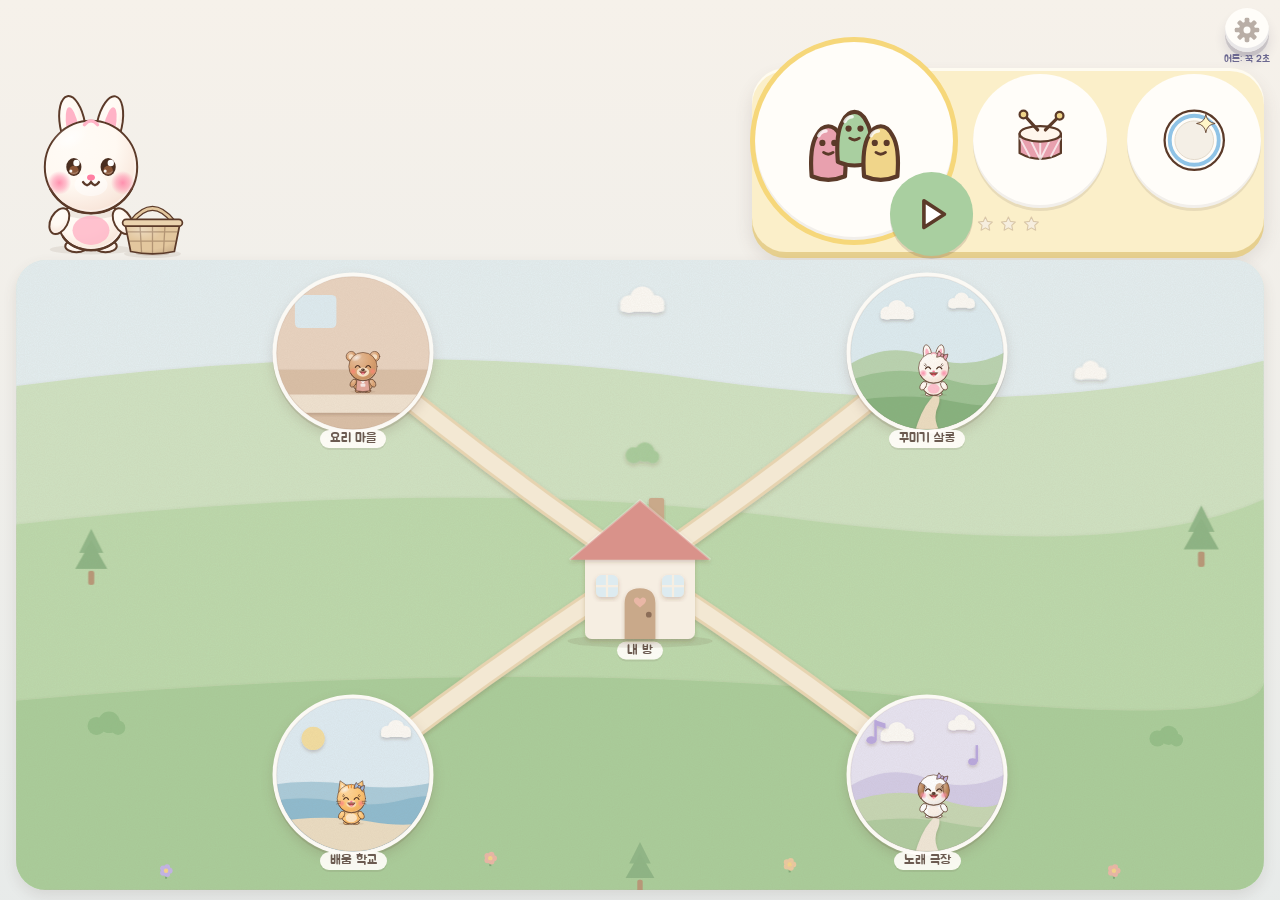
<file: 말랑놀이터/index.html>
<!doctype html>
<html lang="ko">
<head>
<meta charset="utf-8">
<script src="config.js"></script>
<script>(()=>{try{const p=window.MLCFG.calm.palette,r=document.documentElement.style;[["--bg",p.bg],["--paper",p.surface],["--ink",p.ink],["--berry",p.rose],["--banana",p.butter],["--soda",p.sky],["--grape",p.lilac],["--lime",p.sage],["--peach",p.peach]].forEach(([k,v])=>r.setProperty(k,v))}catch(e){}})()</script>
<meta name="viewport" content="width=device-width,initial-scale=1,viewport-fit=cover,user-scalable=no">
<link rel="manifest" href="manifest.json">
<title>말랑 놀이터</title>
<meta name="claude:viewport-fit-sides" content="cover">
<link rel="stylesheet" href="https://fonts.googleapis.com/css2?family=Jua&display=swap">
<style>
/* Layout: one full-height screen at a time. Home = quest banner + free-play tiles; Map = winding quest path; Stage = scene + mission + party strip. */
:root{
  --bg:#E3F4EF; --ink:#2E2A4F; --paper:#FFFFFF; --muted:#6B6890; --hole:rgba(46,42,79,.10);
  --berry:#FF6F91; --banana:#FFC93C; --soda:#3FB8F0; --grape:#9A7BFF; --lime:#6CCB5F; --peach:#FF9A62;
  --waffle:#E9A65A; --veil:rgba(46,42,79,.45);
  --display:"Jua","Apple SD Gothic Neo","Malgun Gothic","Noto Sans KR",system-ui,sans-serif;
  color-scheme:light;
}
html{height:100%;box-sizing:border-box;padding-top:env(safe-area-inset-top,0px);padding-bottom:env(safe-area-inset-bottom,0px)}
*,*::before,*::after{box-sizing:inherit}
[hidden]{display:none!important}
body{height:100%;margin:0;background:var(--bg);color:var(--ink);font-family:var(--display);overflow:hidden;
  touch-action:manipulation;user-select:none;-webkit-user-select:none;-webkit-touch-callout:none;-webkit-tap-highlight-color:transparent}
button{font-family:inherit;color:inherit;cursor:pointer}
input{font-family:inherit}
:focus-visible{outline:4px solid var(--soda);outline-offset:3px}
#app{position:relative;height:100%}
.screen{position:absolute;inset:0;display:flex;flex-direction:column;gap:10px;padding-block:10px;
  padding-left:max(16px,env(safe-area-inset-left,0px));padding-right:max(16px,env(safe-area-inset-right,0px))}

/* ---------- shared bits ---------- */
.bar{display:flex;align-items:center;gap:10px}
.bar h2{flex:1;margin:0;font-weight:400;font-size:clamp(20px,5.5vw,30px);min-width:0;white-space:nowrap;overflow:hidden;text-overflow:ellipsis}
.round{width:56px;height:56px;border-radius:50%;border:0;background:var(--paper);font-size:28px;line-height:1;
  box-shadow:0 4px 0 rgba(46,42,79,.14);display:grid;place-items:center;flex:none;padding:0}
.round:active{transform:translateY(3px);box-shadow:0 1px 0 rgba(46,42,79,.14)}
.seg{display:inline-flex;background:var(--paper);border-radius:999px;padding:4px;gap:2px;box-shadow:0 3px 0 rgba(46,42,79,.1);flex:none}
.seg button{border:0;background:transparent;font-size:16px;padding:8px 12px;border-radius:999px}
.seg button.on{background:var(--ink);color:var(--paper)}
.stage{flex:1;min-height:0;position:relative}
.btn{border:0;border-radius:999px;background:var(--berry);color:var(--paper);font-size:22px;padding:14px 26px;
  box-shadow:0 5px 0 color-mix(in srgb,var(--berry) 65%,var(--ink))}
.btn:active{transform:translateY(4px);box-shadow:0 1px 0 color-mix(in srgb,var(--berry) 65%,var(--ink))}
.btn.alt{background:var(--soda);box-shadow:0 5px 0 color-mix(in srgb,var(--soda) 65%,var(--ink))}
.btn.ghost{background:var(--bg);color:var(--ink);box-shadow:0 4px 0 rgba(46,42,79,.14)}
.btn.small{font-size:16px;padding:9px 14px}
.dots{display:flex;gap:6px;flex:none}
.dots button,.dots i{width:18px;height:18px;border-radius:50%;border:3px solid var(--paper);background:var(--hole);padding:0;display:block}
.dots .on{background:var(--berry)}
.dots .done{background:var(--lime)}
#mapStars{gap:3px}
#mapStars i{width:13px;height:13px;border-width:2px}
@keyframes bounce{0%{transform:scale(1)}30%{transform:scale(1.18) translateY(-10px)}60%{transform:scale(.95)}100%{transform:scale(1)}}
@keyframes wiggle{0%,100%{transform:rotate(0)}25%{transform:rotate(-9deg)}75%{transform:rotate(9deg)}}
@keyframes pop{from{transform:translate(-50%,-50%) scale(0)}70%{transform:translate(-50%,-50%) scale(1.25)}to{transform:translate(-50%,-50%) scale(1)}}
@keyframes floaty{0%,100%{transform:translateY(0)}50%{transform:translateY(-6px)}}
@keyframes pulse{0%,100%{box-shadow:0 5px 0 rgba(46,42,79,.18),0 0 0 0 rgba(255,201,60,.9)}50%{box-shadow:0 5px 0 rgba(46,42,79,.18),0 0 0 12px rgba(255,201,60,0)}}
.bounce{animation:bounce .5s}
.wiggle{animation:wiggle .45s}

/* ---------- confetti / toast ---------- */
#fx{position:fixed;inset:0;pointer-events:none;z-index:70;overflow:hidden}
.screen:not([hidden]){animation:scrin .4s ease-out}
@keyframes scrin{from{opacity:0}to{opacity:1}}
.celeb{position:absolute;bottom:-50px;font-size:40px;animation:celeb 1.2s ease-out forwards}
@keyframes celeb{from{opacity:0;transform:translateY(0)}25%{opacity:1}to{opacity:0;transform:translateY(-60vh)}}
.conf{position:absolute;bottom:-50px;font-size:36px;animation:fly 1.7s cubic-bezier(.2,.7,.3,1) forwards}
@keyframes fly{to{transform:translate(var(--dx),-85vh) rotate(var(--r));opacity:0}}
.toast{position:fixed;left:50%;bottom:calc(20px + env(safe-area-inset-bottom,0px));transform:translateX(-50%);z-index:80;background:var(--ink);color:var(--paper);
  border-radius:16px;padding:12px 18px;font-family:system-ui,sans-serif;font-size:15px;max-width:calc(100% - 32px);text-align:center}

/* ---------- character (photo face on a little body) ---------- */
.chara{--u:8px;position:relative;display:inline-flex;flex-direction:column;align-items:center;flex:none}
.chara .face{width:calc(var(--u)*6);height:calc(var(--u)*6);border-radius:50%;background:var(--paper) center/cover no-repeat;
  border:calc(var(--u)*.45) solid var(--paper);box-shadow:0 calc(var(--u)*.3) 0 rgba(46,42,79,.18);display:grid;place-items:center;
  font-size:calc(var(--u)*3.9);line-height:1;position:relative;z-index:2}
.chara .crown{position:absolute;top:calc(var(--u)*-2.3);left:50%;transform:translateX(-50%) rotate(-8deg);font-size:calc(var(--u)*2.8);line-height:1;z-index:3}
.chara .body{width:calc(var(--u)*5);height:calc(var(--u)*3.8);margin-top:calc(var(--u)*-.7);background:var(--body);
  clip-path:polygon(28% 0,72% 0,100% 100%,0 100%);position:relative;z-index:1}
.chara.is-hero .body{background:radial-gradient(circle,rgba(255,255,255,.85) calc(var(--u)*.3),transparent calc(var(--u)*.35)) 0 0/calc(var(--u)*1.4) calc(var(--u)*1.4),var(--body);
  width:calc(var(--u)*5.8)}
.chara .legs{display:flex;gap:calc(var(--u)*1.1)}
.chara .legs i{display:block;width:calc(var(--u)*1);height:calc(var(--u)*1.5);background:var(--ink);border-radius:0 0 calc(var(--u)*.5) calc(var(--u)*.5)}
.chara.walking{animation:bob .34s ease-in-out infinite alternate}
.chara.walking .legs i:first-child{animation:step .34s ease-in-out infinite alternate}
.chara.walking .legs i:last-child{animation:step .34s ease-in-out infinite alternate-reverse}
@keyframes bob{to{transform:translateY(calc(var(--u)*-.5))}}
@keyframes step{from{transform:translateY(0)}to{transform:translateY(calc(var(--u)*-.8))}}
.chara.dance{animation:dance .5s ease-in-out infinite alternate}
@keyframes dance{from{transform:translateY(0) rotate(-6deg)}to{transform:translateY(-14px) rotate(6deg)}}
.flip{transform:scaleX(-1)}

/* ---------- home ---------- */
.home-top{display:flex;align-items:center;gap:12px}
.logo{flex:1;margin:0;font-weight:400;font-size:clamp(34px,9vw,56px);line-height:1;letter-spacing:.02em}
.logo span{display:inline-block;color:var(--c);animation:floaty 2.6s ease-in-out infinite;animation-delay:var(--d);text-shadow:0 3px 0 rgba(46,42,79,.12)}
.gear-wrap{display:flex;flex-direction:column;align-items:center;gap:2px;font-size:11px;color:var(--muted)}
.holdbtn,.gear{background:conic-gradient(var(--berry) calc(var(--p,0) * 1turn),var(--paper) 0)}
.home-scroll{flex:1;min-height:0;overflow:auto;display:grid;grid-template-columns:repeat(4,1fr);gap:12px;align-content:start;padding:4px 2px 18px}
.quest-banner{grid-column:1/-1;border:0;border-radius:32px;min-height:170px;position:relative;overflow:hidden;display:flex;align-items:flex-end;gap:14px;padding:16px 18px;text-align:left;
  background:linear-gradient(180deg,#8C6BD6 0%,#C5A8FF 38%,#FFD6E3 100%);color:var(--paper);box-shadow:inset 0 -9px 0 rgba(46,42,79,.12),0 6px 0 #6E55B3}
.quest-banner:active{transform:translateY(4px)}
.quest-banner .qb-text{flex:1;min-width:0;display:flex;flex-direction:column;gap:4px;z-index:1}
.quest-banner b{font-weight:400;font-size:clamp(24px,6.5vw,34px);line-height:1.1;text-shadow:0 2px 0 rgba(46,42,79,.25)}
.quest-banner small{font-size:16px;opacity:.95}
.quest-banner .qb-go{align-self:flex-start;background:var(--paper);color:var(--berry);border-radius:999px;padding:6px 14px;font-size:18px;margin-top:4px}
.quest-banner .qb-deco{position:absolute;right:14px;top:10px;font-size:38px;opacity:.9}
.quest-banner .chara{--u:8.5px}
.friends-tile{grid-column:1/-1;border:0;border-radius:24px;background:var(--paper);display:flex;align-items:center;gap:10px;padding:10px 14px;min-height:72px;box-shadow:0 5px 0 rgba(46,42,79,.1)}
.friends-tile .fr-row{flex:1;display:flex;align-items:flex-end;gap:4px;min-width:0;overflow:hidden}
.friends-tile .chara{--u:4.6px}
.friends-tile b{font-weight:400;font-size:20px;white-space:nowrap}
.section-label{grid-column:1/-1;margin:6px 0 0;font-weight:400;font-size:18px;color:var(--muted)}
.tile{border:0;border-radius:22px;background:var(--c);display:flex;flex-direction:column;align-items:center;justify-content:center;gap:0;aspect-ratio:1/1.05;padding:4px;
  box-shadow:inset 0 -6px 0 rgba(46,42,79,.12),0 5px 0 color-mix(in srgb,var(--c) 70%,var(--ink));transition:transform .1s;min-width:0}
.tile:active{transform:translateY(4px) scale(.98)}
.tile .ic{font-size:clamp(30px,9vw,46px);line-height:1.15}
.tile b{font-weight:400;font-size:clamp(12px,3.4vw,17px);white-space:nowrap}

/* ---------- quest map ---------- */
.map{flex:1;min-height:0;width:100%;max-width:560px;margin:0 auto;position:relative;border-radius:30px;overflow:hidden;
  background:linear-gradient(180deg,#6E55B3 0%,#A98BEA 13%,#BDE8FF 24%,#DDF4FF 33%,#7FD3F7 37%,#4FB6EA 45%,#A8E08A 49%,#8FD47A 70%,#7CC96B 100%)}
.map svg{position:absolute;inset:0;width:100%;height:100%}
.map .deco{position:absolute;transform:translate(-50%,-50%);line-height:1;pointer-events:none}
.node{position:absolute;transform:translate(-50%,-50%);width:84px;height:84px;border-radius:50%;background:var(--paper);font-size:42px;border:4px solid var(--paper);
  box-shadow:0 5px 0 rgba(46,42,79,.18);display:grid;place-items:center;padding:0;z-index:2}
.node::after{content:"";position:absolute;inset:-18px;border-radius:50%}
.gocard{position:absolute;left:50%;bottom:14px;transform:translateX(-50%);z-index:7;border:0;border-radius:28px;padding:12px 26px 12px 16px;display:flex;align-items:center;gap:12px;
  background:linear-gradient(180deg,#FFF6C9,#FFD95A);box-shadow:inset 0 3px 0 #fff,0 7px 0 #D9A21F,0 14px 20px rgba(46,42,79,.25);animation:gopulse 1.2s ease-in-out infinite;white-space:nowrap}
.gocard .gi{font-size:56px;line-height:1}
.gocard .gt{display:flex;flex-direction:column;align-items:flex-start;gap:2px;text-align:left}
.gocard .gt b{font-weight:400;font-size:26px;color:var(--ink)}
.gocard .gt small{font-size:17px;color:#9A5B00}
.gocard::after{content:"";position:absolute;inset:-14px}
@keyframes gopulse{0%,100%{transform:translateX(-50%) scale(1)}50%{transform:translateX(-50%) scale(1.06)}}
.tapme{position:absolute;font-size:46px;z-index:6;pointer-events:none;transform:translate(-10%,10%);animation:tapme .9s ease-in-out infinite}
@keyframes tapme{0%,100%{margin-top:0}50%{margin-top:14px}}
.node .nl{position:absolute;top:100%;left:50%;transform:translateX(-50%);margin-top:6px;background:rgba(255,255,255,.92);border-radius:999px;padding:2px 10px;font-size:15px;white-space:nowrap}
.node .st{position:absolute;right:-8px;top:-10px;font-size:22px}
.node.locked{filter:grayscale(1);opacity:.7}
.node.next{animation:pulse 1.3s ease-in-out infinite;border-color:var(--banana)}
.map-hero{position:absolute;transform:translate(-50%,calc(-100% - 20px));z-index:4;pointer-events:none}
.map-hero .chara{--u:6.2px}

/* ---------- quest stage ---------- */
.scene{flex:1;min-height:0;position:relative;border-radius:30px;overflow:hidden;display:flex;flex-direction:column;background:var(--sky,#BDE8FF)}
.scene .sdeco{position:absolute;inset:0;pointer-events:none}
.scene .sdeco span{position:absolute;transform:translate(-50%,-50%);line-height:1;opacity:.92}
.scene .play{flex:1;min-height:0;position:relative;z-index:1}
.scene .ground{flex:none;height:clamp(108px,19vh,136px);position:relative;z-index:2;background:var(--ground,#9BDB7A);display:flex;align-items:flex-end;gap:2px;padding:0 10px 8px}
.ground .party{display:flex;align-items:flex-end;gap:2px;transition:transform 1.6s cubic-bezier(.3,.7,.4,1)}
.ground .party.off{transform:translateX(-110%)}
.say{position:absolute;left:clamp(96px,26%,150px);right:10px;top:-14px;transform:translateY(-100%);background:var(--paper);border-radius:20px;padding:10px 14px;font-size:clamp(15px,4.2vw,19px);line-height:1.35;
  box-shadow:0 4px 0 rgba(46,42,79,.12);z-index:3;pointer-events:none}
.say::after{content:"";position:absolute;left:18px;bottom:-12px;border:10px solid transparent;border-top-color:var(--paper);border-bottom:0}
.bg-home{--sky:linear-gradient(180deg,#E3EEF0,#EAF1EC);--ground:#CFE3D4}
.bg-road{--sky:linear-gradient(180deg,#A9DEFF,#E6F7FF 70%,#CFF0C4);--ground:#8FD47A}
.bg-school{--sky:linear-gradient(180deg,#FFF1C9,#FFE6A6);--ground:#E3B47A}
.bg-mountain{--sky:linear-gradient(180deg,#BFE6FF 0%,#E5F6FF 55%,#B7E3A0 56%,#A2D98A 100%);--ground:#8FD17A}
.bg-sea{--sky:linear-gradient(180deg,#BDE8FF 0%,#E6F7FF 22%,#6FCBF5 23%,#3AA6E0 100%);--ground:#F7DFA8}
.bg-sky{--sky:linear-gradient(180deg,#86CFFF,#DDF3FF);--ground:linear-gradient(180deg,#FFFFFF,#EAF6FF)}
.bg-castle{--sky:linear-gradient(180deg,#5A3F9E,#9A7BDA 60%,#C9B2FF);--ground:#8C7AC9}
.go-btn{position:absolute;left:50%;top:50%;transform:translate(-50%,-50%);font-size:30px;padding:18px 34px;animation:pulse 1.3s ease-in-out infinite}
.go-btn:active{transform:translate(-50%,calc(-50% + 4px))}
.qcanvas{position:absolute;inset:0;width:100%;height:100%;touch-action:none;display:block}
.board.qboard{position:absolute;inset:8px;background:rgba(255,255,255,.78)}
.qcol{position:absolute;inset:0;display:flex;flex-direction:column;gap:6px;padding:8px}
.qcol .plate{background:rgba(255,255,255,.6);box-shadow:none}
.animal-grid.qfind{position:absolute;inset:0;padding:8px}
.qask{position:absolute;right:10px;top:10px;z-index:3}
.reward{position:absolute;inset:0;display:flex;flex-direction:column;align-items:center;justify-content:center;gap:10px;text-align:center;padding:10px}
.reward h3{margin:0;font-weight:400;font-size:clamp(26px,7vw,40px);color:var(--ink);background:rgba(255,255,255,.85);border-radius:20px;padding:4px 16px}
.reward .rstar{font-size:clamp(60px,16vw,96px);line-height:1;animation:bounce .7s}
.reward .chara{--u:11px;animation:bounce .7s .2s both}

/* germs */
.germ{position:absolute;width:clamp(66px,18vw,100px);aspect-ratio:1;border:0;background:none;padding:0;transform:translate(-50%,-50%);
  animation:germwob 1.5s ease-in-out infinite;animation-delay:var(--d);z-index:2;touch-action:none}
.germ svg{width:100%;height:100%;display:block;pointer-events:none}
@keyframes germwob{0%,100%{transform:translate(-50%,-50%) rotate(-7deg)}50%{transform:translate(-50%,-56%) rotate(7deg)}}
.germ::after{content:"";position:absolute;inset:-22%;border-radius:50%}
.hole.hint{animation:pulse 1s ease-in-out infinite;border-radius:16px}
.germ.zapped{animation:zap .45s ease-in forwards;pointer-events:none}
@keyframes zap{to{transform:translate(-50%,-50%) scale(0) rotate(200deg);opacity:0}}
.germ.inbub::before{content:"";position:absolute;inset:-10%;border-radius:50%;border:3px solid rgba(255,255,255,.95);
  background:radial-gradient(circle at 30% 28%,rgba(255,255,255,.85) 0 9%,rgba(255,255,255,.18) 10%)}
.spark{position:absolute;transform:translate(-50%,-50%);font-size:44px;pointer-events:none;z-index:3;animation:sparkle .7s ease-out forwards}
@keyframes sparkle{from{transform:translate(-50%,-50%) scale(.4)}to{transform:translate(-50%,-90%) scale(1.5);opacity:0}}
.tooth{position:absolute;left:50%;top:50%;transform:translate(-50%,-50%)}
.tooth svg.tsvg{width:100%;height:100%;display:block}
/* boss */
.boss-area{position:absolute;left:0;right:0;top:0;height:52%;display:grid;place-items:center}
.boss{width:min(44vw,190px);aspect-ratio:1;position:relative;transform:scale(var(--bs,1));transition:transform .3s ease,opacity .6s}
.boss .bin{width:100%;height:100%;animation:floaty 1.4s ease-in-out infinite}
.boss .bin svg{width:100%;height:100%;display:block}
.boss .bcrown{position:absolute;top:-22%;left:50%;transform:translateX(-50%);font-size:min(15vw,64px);line-height:1}
.boss.hurt .bin{animation:wiggle .3s}
.boss.poof{transform:scale(0) rotate(220deg);opacity:0;transition:transform .7s ease-in,opacity .7s}
.bkeys{position:absolute;left:6px;right:6px;bottom:6px;height:44%;display:flex;gap:5px;touch-action:none}
.shot{position:absolute;left:0;top:0;font-size:34px;pointer-events:none;z-index:4}

/* ---------- friends ---------- */
.cast{flex:1;min-height:0;overflow:auto;display:grid;grid-template-columns:repeat(auto-fill,minmax(140px,1fr));gap:12px;align-content:start;padding:14px 2px 16px}
.ccard{background:var(--paper);border-radius:26px;padding:26px 8px 12px;display:flex;flex-direction:column;align-items:center;gap:6px;box-shadow:0 5px 0 rgba(46,42,79,.1);border:0;min-width:0}
.ccard .chara{--u:10px}
.ccard .cn{font-size:20px}
.ccard .cl{font-size:13px;color:var(--muted);font-family:system-ui,sans-serif}
.ccard.locked .chara{filter:brightness(0) opacity(.18)}
.ccard input{width:100%;font-size:16px;border:2px solid var(--hole);border-radius:12px;padding:6px 10px;text-align:center;color:var(--ink);background:var(--paper)}
.ccard .ce{display:flex;gap:6px;flex-wrap:wrap;justify-content:center}

/* ---------- animals ---------- */
.animal-grid{display:grid;grid-template-columns:repeat(auto-fill,minmax(104px,1fr));gap:12px;overflow:auto;align-content:start;padding:2px 2px 16px}
.animal-grid.find{grid-template-columns:repeat(auto-fit,minmax(120px,210px));justify-content:center;align-content:center}
.critter{border:0;background:var(--paper);border-radius:26px;padding:10px 6px;display:flex;flex-direction:column;align-items:center;gap:2px;box-shadow:0 5px 0 rgba(46,42,79,.1)}
.critter .emo{font-size:58px;line-height:1.15}
.find .critter .emo{font-size:clamp(72px,20vw,116px)}
.find .critter .nm{display:none}
.critter .nm{font-size:19px}
.critter.right{background:color-mix(in srgb,var(--lime) 35%,var(--paper))}
.ask{position:absolute;right:max(16px,env(safe-area-inset-right,0px));bottom:16px}

/* ---------- ice cream ---------- */
.ice-stage{display:flex;align-items:flex-end;justify-content:center;gap:4vw;padding-bottom:6px}
.customer{display:flex;flex-direction:column;align-items:center;gap:8px}
.bubble{background:var(--paper);border-radius:22px;padding:8px 16px;font-size:26px;position:relative;box-shadow:0 4px 0 rgba(46,42,79,.1);white-space:nowrap}
.bubble::after{content:"";position:absolute;left:50%;bottom:-12px;margin-left:-10px;border:10px solid transparent;border-top-color:var(--paper);border-bottom:0}
.cust-emo{font-size:clamp(70px,18vw,120px);line-height:1}
.cust-emo.eat{animation:wiggle .4s 3}
.treat{position:relative;width:180px;height:360px;transform:scale(var(--s,1));transform-origin:50% 100%;transition:transform .9s ease,opacity .9s ease;flex:none}
.treat.serve{transform:translateX(-45%) scale(calc(var(--s,1) * .45));opacity:0}
.base{position:absolute;left:50%;bottom:0;transform:translateX(-50%)}
.base.cone{width:120px;height:150px;clip-path:polygon(0 0,100% 0,50% 100%);background-color:var(--waffle);
  background-image:repeating-linear-gradient(45deg,rgba(120,60,20,.3) 0 2px,transparent 2px 16px),repeating-linear-gradient(-45deg,rgba(120,60,20,.3) 0 2px,transparent 2px 16px)}
.base.cup{width:140px;height:110px;clip-path:polygon(0 0,100% 0,86% 100%,14% 100%);background:radial-gradient(circle,rgba(255,255,255,.75) 4px,transparent 5px) 0 0/22px 22px,var(--berry)}
.scoop{position:absolute;left:50%;width:130px;height:108px;margin-left:-65px;border-radius:50% 50% 44% 44%/58% 58% 42% 42%;
  background:var(--c);box-shadow:inset -12px -10px 0 rgba(46,42,79,.08),0 3px 0 rgba(46,42,79,.06)}
.scoop::before{content:"";position:absolute;left:24px;top:16px;width:30px;height:16px;border-radius:50%;background:rgba(255,255,255,.6);transform:rotate(-22deg)}
.scoop.drop{animation:drop .55s cubic-bezier(.3,1.3,.5,1)}
@keyframes drop{from{transform:translateY(-240px)}70%{transform:translateY(6px) scaleY(.9)}to{transform:none}}
.topping{position:absolute;font-size:34px;transform:translate(-50%,-50%);animation:pop .4s ease-out}
.sprinkle{position:absolute;width:5px;height:14px;border-radius:3px;transform:translate(-50%,-50%) rotate(var(--r));animation:pop .4s ease-out}
.tray{display:flex;flex-wrap:wrap;gap:10px;justify-content:center;align-items:center;padding:12px;background:rgba(255,255,255,.65);border-radius:28px;min-height:100px}
.chip{border:0;background:transparent;display:flex;flex-direction:column;align-items:center;gap:4px;font-size:16px;padding:0 2px}
.chip .dot{width:62px;height:62px;border-radius:50%;background:var(--c);border:4px solid var(--paper);box-shadow:0 4px 0 rgba(46,42,79,.12);display:grid;place-items:center;font-size:32px}
.chip:active .dot{transform:translateY(3px)}
.mini{width:62px;height:62px;display:grid;place-items:end center}
.mini i{display:block}
.mini .c{width:40px;height:54px;clip-path:polygon(0 0,100% 0,50% 100%);background:var(--waffle)}
.mini .u{width:52px;height:40px;clip-path:polygon(0 0,100% 0,86% 100%,14% 100%);background:var(--berry)}

/* ---------- trace / draw canvases ---------- */
#traceCanvas,#drawCanvas{flex:1;min-height:0;width:100%;background:var(--paper);border-radius:30px;touch-action:none;display:block}

/* ---------- shapes ---------- */
.board{flex:1;min-height:0;position:relative;background:var(--paper);border-radius:30px;touch-action:none;overflow:hidden}
.board::after{content:"";position:absolute;left:6%;right:6%;top:52%;border-top:3px dashed var(--hole)}
.hole,.piece{position:absolute}
.piece{transition:left .35s cubic-bezier(.3,1.5,.5,1),top .35s cubic-bezier(.3,1.5,.5,1);filter:drop-shadow(0 5px 0 rgba(46,42,79,.14));z-index:2;touch-action:none}
.piece.lift{transition:none;transform:scale(1.12);z-index:5;filter:drop-shadow(0 10px 4px rgba(46,42,79,.2))}
.piece.placed{filter:none;animation:bounce .5s}
.piece svg,.hole svg{display:block;pointer-events:none}

/* ---------- counting ---------- */
.jelly-num{height:clamp(64px,16vw,110px);display:grid;place-items:center;font-size:clamp(58px,16vw,110px);line-height:1;color:var(--berry);text-shadow:0 5px 0 rgba(46,42,79,.12);flex:none}
.plate{flex:1;min-height:0;display:flex;flex-wrap:wrap;align-content:center;justify-content:center;gap:16px;padding:20px;
  background:var(--paper);border-radius:44px;box-shadow:inset 0 0 0 10px color-mix(in srgb,var(--banana) 25%,var(--paper));overflow:auto}
.jelly{width:clamp(66px,19vw,100px);aspect-ratio:1/1.08;border:0;position:relative;border-radius:46% 46% 40% 40%/56% 56% 44% 44%;
  background:radial-gradient(circle at 30% 24%,rgba(255,255,255,.8) 0 9%,transparent 10%),linear-gradient(180deg,color-mix(in srgb,var(--c) 70%,white),var(--c));
  box-shadow:inset 0 -10px 0 rgba(46,42,79,.12),0 5px 0 rgba(46,42,79,.08);animation:wob 2.4s ease-in-out infinite;animation-delay:var(--d)}
@keyframes wob{0%,100%{transform:scale(1,1)}50%{transform:scale(1.05,.95)}}
.jelly .badge{position:absolute;inset:0;display:grid;place-items:center;font-size:clamp(32px,9vw,46px);color:var(--paper);text-shadow:0 2px 0 rgba(46,42,79,.35)}
.jelly.counted{animation:squish .45s ease-out forwards;box-shadow:inset 0 -10px 0 rgba(46,42,79,.12),0 0 0 5px var(--ink)}
@keyframes squish{0%{transform:scale(1)}40%{transform:scale(1.25,.8)}100%{transform:scale(.92)}}
.fruit{border:0;background:transparent;position:relative;font-size:clamp(56px,16vw,84px);line-height:1;padding:8px;border-radius:50%;animation:wob 2.4s ease-in-out infinite;animation-delay:var(--d)}
.fruit .badge{position:absolute;right:-2px;bottom:-2px;width:36px;height:36px;border-radius:50%;background:var(--berry);color:var(--paper);font-size:22px;display:none;place-items:center}
.fruit.counted{background:rgba(255,255,255,.9);box-shadow:0 0 0 5px var(--ink);animation:squish .45s ease-out forwards}
.fruit.counted .badge{display:grid}
.numpop{animation:bounce .45s}

/* ---------- music ---------- */
.keys{flex:1;min-height:0;display:flex;gap:6px;touch-action:none}
.key{flex:1;min-width:0;border:0;border-radius:24px 24px 18px 18px;background:var(--c);display:flex;flex-direction:column;justify-content:space-between;align-items:center;padding:12px 2px 10px;
  box-shadow:inset 0 -12px 0 rgba(46,42,79,.16);transition:transform .08s;position:relative}
.key .an{font-size:clamp(24px,7vw,46px);line-height:1}
.key .nt{font-size:clamp(14px,4vw,22px);color:var(--paper);text-shadow:0 2px 0 rgba(46,42,79,.25)}
.key.hit{transform:translateY(6px) scaleY(.98);box-shadow:inset 0 -5px 0 rgba(46,42,79,.16)}
.key.hit .an{animation:bounce .4s}
.key.next{box-shadow:inset 0 -12px 0 rgba(46,42,79,.16),0 0 0 5px var(--ink);animation:floaty 1s ease-in-out infinite}
.note-fx{position:absolute;left:50%;top:30%;font-size:30px;pointer-events:none;animation:noteup 1s ease-out forwards}
@keyframes noteup{to{transform:translate(-50%,-140px) rotate(20deg);opacity:0}}

/* ---------- draw ---------- */
.tools{display:flex;gap:10px;align-items:center}
.palette{flex:1;min-width:0;display:flex;gap:8px;overflow-x:auto;padding:6px 4px}
.swatch{flex:none;width:50px;height:50px;border-radius:50%;border:4px solid var(--paper);background:var(--c);box-shadow:0 3px 0 rgba(46,42,79,.14)}
.swatch.rainbow{background:conic-gradient(#FF4D4D,#FFD43B,#51CF66,#339AF0,#9775FA,#FF4D4D)}
.swatch.on{transform:scale(1.15);box-shadow:0 0 0 4px var(--ink)}
.round.on{box-shadow:0 0 0 4px var(--ink)}

/* ---------- words ---------- */
.wcard{flex:1;min-height:0;background:var(--paper);border-radius:40px;display:flex;flex-direction:column;align-items:center;justify-content:center;gap:4px;
  box-shadow:0 8px 0 rgba(46,42,79,.1);touch-action:pan-y;border:0;width:100%}
.wemo{font-size:clamp(110px,32vw,220px);line-height:1.1}
.wko{font-size:clamp(44px,12vw,76px);line-height:1.1}
.wko b{font-weight:400;color:var(--berry)}
.wen{font-size:clamp(30px,8vw,50px);color:var(--muted)}
.wen b{font-weight:400;color:var(--soda)}
.wnav{display:flex;align-items:center;justify-content:space-between;gap:12px}
.wnav .round{width:68px;height:68px;font-size:32px}
.wnav .dots{flex:1;min-width:0;justify-content:center;flex-wrap:wrap;gap:5px}
.wnav .dots button{width:13px;height:13px;border-width:2px}

/* ---------- modals ---------- */
.modal{position:fixed;inset:0;background:var(--veil);display:grid;place-items:center;z-index:60;
  padding-left:max(16px,env(safe-area-inset-left,0px));padding-right:max(16px,env(safe-area-inset-right,0px));padding-block:16px}
.sheet{background:var(--paper);border-radius:30px;padding:22px;width:100%;max-width:540px;max-height:100%;overflow:auto;display:flex;flex-direction:column;gap:14px}
.sheet.center{align-items:center;text-align:center}
.sheet h3{margin:0;font-weight:400;font-size:28px}
.sheet h4{margin:4px 0 0;font-weight:400;font-size:20px}
.sheet .row{display:flex;flex-wrap:wrap;align-items:center;justify-content:space-between;gap:8px;font-size:18px;width:100%}
.sheet .seg{background:var(--bg)}
.hint{margin:0;font-family:system-ui,sans-serif;font-size:14px;line-height:1.55;color:var(--muted)}
.sheet ul{margin:0;padding-left:20px;font-family:system-ui,sans-serif;font-size:15px;line-height:1.7}
.field{display:flex;flex-direction:column;gap:6px;font-size:17px;width:100%;text-align:left}
.field input{font-size:18px;border:2px solid var(--hole);border-radius:14px;padding:10px 12px;color:var(--ink);background:var(--paper)}
.pillhold{border:0;border-radius:999px;padding:12px 18px;font-size:16px;box-shadow:0 0 0 3px var(--ink)}
.rest .big{font-size:96px;line-height:1}
.rest p{margin:0;font-size:20px}
#heroPreview .chara{--u:13px;margin-top:24px}
.cropbox{width:min(280px,100%);aspect-ratio:1;touch-action:none}
#cropCanvas{width:100%;height:100%;border-radius:20px;display:block;cursor:grab}
#cropZoom{width:min(280px,100%);accent-color:var(--berry)}

/* ---------- candy 3D layer ---------- */
html,body{overscroll-behavior:none}
body{background:linear-gradient(180deg,var(--bg),color-mix(in srgb,var(--bg) 82%,var(--soda)))}
.tile{background:radial-gradient(120% 80% at 30% 0%,rgba(255,255,255,.55),transparent 55%),linear-gradient(180deg,color-mix(in srgb,var(--c) 78%,#fff),var(--c) 55%,color-mix(in srgb,var(--c) 88%,var(--ink)));
  box-shadow:inset 0 3px 0 rgba(255,255,255,.6),inset 0 -7px 0 rgba(46,42,79,.14),0 7px 0 color-mix(in srgb,var(--c) 62%,var(--ink)),0 14px 18px rgba(46,42,79,.18)}
.tile:active{transform:translateY(6px) scale(.97);box-shadow:inset 0 3px 0 rgba(255,255,255,.6),inset 0 -4px 0 rgba(46,42,79,.14),0 1px 0 color-mix(in srgb,var(--c) 62%,var(--ink)),0 4px 8px rgba(46,42,79,.18)}
.tile .ic,.critter .emo,.cust-emo,.wemo,.facebtn{filter:drop-shadow(0 4px 0 rgba(46,42,79,.16))}
.tile b{color:var(--paper);text-shadow:0 2px 0 color-mix(in srgb,var(--c) 45%,var(--ink)),0 0 5px color-mix(in srgb,var(--c) 40%,var(--ink))}
.round:not(.holdbtn):not(.gear){background:radial-gradient(circle at 35% 25%,#FFFFFF,#F1F4FA 60%,#E2E7F1)}
.round{box-shadow:inset 0 -4px 0 rgba(46,42,79,.1),0 5px 0 rgba(46,42,79,.16),0 9px 12px rgba(46,42,79,.12)}
.round.on{box-shadow:0 0 0 4px var(--ink),0 5px 0 rgba(46,42,79,.16)}
.btn{background:linear-gradient(180deg,color-mix(in srgb,var(--berry) 72%,#fff),var(--berry));box-shadow:inset 0 3px 0 rgba(255,255,255,.45),0 6px 0 color-mix(in srgb,var(--berry) 62%,var(--ink)),0 10px 14px rgba(46,42,79,.18)}
.btn.alt{background:linear-gradient(180deg,color-mix(in srgb,var(--soda) 70%,#fff),var(--soda));box-shadow:inset 0 3px 0 rgba(255,255,255,.45),0 6px 0 color-mix(in srgb,var(--soda) 62%,var(--ink)),0 10px 14px rgba(46,42,79,.18)}
.btn.ghost{background:linear-gradient(180deg,#fff,var(--bg));color:var(--ink);box-shadow:inset 0 3px 0 #fff,0 5px 0 rgba(46,42,79,.14)}
.chip .dot{background:radial-gradient(circle at 35% 28%,rgba(255,255,255,.75),transparent 45%),var(--c);box-shadow:inset 0 -5px 0 rgba(46,42,79,.14),0 5px 0 rgba(46,42,79,.16),0 8px 10px rgba(46,42,79,.1)}
.critter,.ccard,.wcard,.friends-tile{box-shadow:inset 0 4px 0 rgba(255,255,255,.9),inset 0 -6px 0 rgba(46,42,79,.06),0 7px 0 rgba(46,42,79,.1),0 12px 16px rgba(46,42,79,.1)}
.critter:active,.ccard:active,.friends-tile:active{transform:translateY(4px)}
.key{background:radial-gradient(120% 45% at 50% 0%,rgba(255,255,255,.55),transparent 60%),var(--c)}
.node{background:radial-gradient(circle at 35% 25%,#fff,#EEF2F8)}
.quest-banner{box-shadow:inset 0 4px 0 rgba(255,255,255,.4),inset 0 -9px 0 rgba(46,42,79,.12),0 7px 0 #6E55B3,0 16px 22px rgba(110,85,179,.3)}
.seg{box-shadow:inset 0 2px 0 rgba(255,255,255,.9),0 4px 0 rgba(46,42,79,.12)}
.seg button.on{background:linear-gradient(180deg,#5A5590,var(--ink));box-shadow:0 3px 0 rgba(0,0,0,.25)}
.bar h2{text-shadow:0 2px 0 rgba(255,255,255,.9)}
.section-label{font-size:19px;color:var(--ink);display:flex;align-items:center;gap:6px}
.tapfx{position:fixed;width:16px;height:16px;margin:-8px 0 0 -8px;border-radius:50%;border:3px solid var(--banana);pointer-events:none;z-index:90;animation:tapfx .45s ease-out forwards}
@keyframes tapfx{to{transform:scale(4);opacity:0}}

@media (prefers-reduced-motion:reduce){
  *,*::before,*::after{animation-duration:.01ms!important;animation-iteration-count:1!important;transition-duration:.01ms!important}
}
</style>
</head>
<body>
<div id="app">

  <!-- HOME -->
  <section id="home" class="screen">
    <div class="home-top">
      <h1 class="logo" aria-label="말랑 놀이터"></h1>
      <div class="gear-wrap"><button class="round gear" id="gear" aria-label="부모 설정, 2초 길게 누르기"></button>어른: 꾹 2초</div>
    </div>
    <div class="home-scroll">
      <button class="quest-banner" data-go="map" data-en="Adventure" id="questBanner"></button>
      <button class="friends-tile" data-go="friends" data-en="Our friends" id="friendsTile"></button>
      <button class="friends-tile stamp-tile" data-go="stamps" data-en="Praise stamps" id="stampTile"><b>⭐ 칭찬 도장판</b></button>
      <p class="section-label">🏡 엄마 아빠 따라하기</p>
      <button class="tile" data-go="bakery" data-en="Bakery" style="--c:var(--banana)"><span class="ic"></span><b>빵집</b></button>
      <button class="tile" data-go="pizza" data-en="Pizza" style="--c:var(--peach)"><span class="ic">🍕</span><b>피자</b></button>
      <button class="tile" data-go="restaurant" data-en="Restaurant" style="--c:var(--lime)"><span class="ic"></span><b>식당</b></button>
      <button class="tile" data-go="dishes2" data-en="Dishes" style="--c:var(--soda)"><span class="ic"></span><b>설거지</b></button>
      <button class="tile" data-go="chores2" data-en="Chores" style="--c:var(--lime)"><span class="ic"></span><b>집안일</b></button>
      <button class="tile" data-go="routine2" data-en="My day" style="--c:var(--grape)"><span class="ic"></span><b>하루 일과</b></button>
      <p class="section-label">👑 꾸미기</p>
      <button class="tile" data-go="petsalon" data-en="Pet salon" style="--c:var(--peach)"><span class="ic">🐱</span><b>동물 미용실</b></button>
      <button class="tile" data-go="clothes" data-en="Clothes shop" style="--c:var(--berry)"><span class="ic"></span><b>옷 가게</b></button>
      <button class="tile" data-go="makeup2" data-en="Makeup" style="--c:var(--grape)"><span class="ic"></span><b>화장 놀이</b></button>
      <button class="tile" data-go="nailshop" data-en="Nail shop" style="--c:var(--peach)"><span class="ic">💅</span><b>손톱</b></button>
      <button class="tile" data-go="coloring" data-en="Coloring" style="--c:var(--lime)"><span class="ic"></span><b>색칠 놀이</b></button>
      <p class="section-label">🚒 직업 놀이</p>
      <button class="tile" data-go="jobs" data-en="Jobs" style="--c:var(--soda)"><span class="ic"></span><b>직업 놀이</b></button>
      <p class="section-label">📚 배움 놀이</p>
      <button class="tile" data-go="maze" data-en="Maze" style="--c:var(--soda)"><span class="ic"></span><b>길 찾기</b></button>
      <button class="tile" data-go="animals" data-en="Animals" style="--c:var(--lime)"><span class="ic">🐶</span><b>동물 친구</b></button>
      <button class="tile" data-go="icecream2" data-en="Ice cream" style="--c:var(--berry)"><span class="ic"></span><b>아이스크림</b></button>
      <button class="tile" data-go="trace" data-en="Lines" style="--c:var(--banana)"><span class="ic">✏️</span><b>선 긋기</b></button>
      <button class="tile" data-go="shapes" data-en="Shapes" style="--c:var(--soda)"><span class="ic">🔺</span><b>모양</b></button>
      <button class="tile" data-go="jelly" data-en="Counting" style="--c:var(--grape)"><span class="ic">🍬</span><b>젤리 세기</b></button>
      <button class="tile" data-go="music" data-en="Music" style="--c:var(--peach)"><span class="ic">🎹</span><b>악기</b></button>
      <button class="tile" data-go="rhythm" data-en="Rhythm" style="--c:var(--soda)"><span class="ic">🥁</span><b>리듬 박수</b></button>
      <button class="tile" data-go="draw" data-en="Drawing" style="--c:var(--banana)"><span class="ic">🎨</span><b>그림</b></button>
      <button class="tile" data-go="words" data-en="Words" style="--c:var(--lime)"><span class="ic">🍎</span><b>낱말 카드</b></button>
      <p class="section-label">🎵 소리·노래</p>
      <button class="tile" data-go="sounds" data-en="Sounds" style="--c:var(--lime)"><span class="ic">🔊</span><b>소리 놀이</b></button>
      <button class="tile" data-go="videos" data-en="Songs" style="--c:var(--berry)"><span class="ic">📺</span><b>노래 영상</b></button>
    </div>
  </section>

  <!-- QUEST MAP -->
  <section id="map" class="screen" hidden>
    <div class="bar"><button class="round" data-go="home" aria-label="처음으로">🏠</button><h2>충치 세균 대작전</h2><div class="dots" id="mapStars"></div></div>
    <div class="map" id="mapArea"><svg viewBox="0 0 100 160" preserveAspectRatio="none" id="mapSvg"></svg></div>
  </section>

  <!-- QUEST STAGE -->
  <section id="stage" class="screen" hidden>
    <div class="bar"><button class="round" id="toMap" aria-label="지도로">🗺️</button><h2 id="stTitle"></h2><div class="dots" id="stDots"><i></i><i></i><i></i></div></div>
    <div class="scene" id="scene">
      <div class="sdeco" id="stDeco"></div>
      <div class="play" id="stPlay"></div>
      <div class="ground"><div class="party" id="party"></div><div class="say" id="stSay" hidden></div></div>
    </div>
  </section>

  <!-- FRIENDS -->
  <section id="friends" class="screen" hidden>
    <div class="bar"><button class="round" data-go="home" aria-label="처음으로">🏠</button><h2>우리 친구들</h2>
      <button class="round holdbtn" id="editHold" aria-label="어른 편집, 2초 길게 누르기">✏️</button></div>
    <p class="hint" id="editHint" hidden></p>
    <div class="cast" id="cast"></div>
  </section>

  <!-- ANIMALS -->
  <section id="animals" class="screen" hidden>
    <div class="bar"><button class="round" data-go="home" aria-label="처음으로">🏠</button><h2>동물 친구</h2>
</div>
    <div class="stage animal-grid" id="animalStage"></div>
    <button class="round ask" id="animalAsk" aria-label="다시 듣기" hidden>🔊</button>
  </section>

  <!-- ICE CREAM -->
  <section id="ice" class="screen" hidden>
    <div class="bar"><button class="round" data-go="home" aria-label="처음으로">🏠</button><h2>아이스크림 가게</h2></div>
    <div class="stage ice-stage" id="iceStage">
      <div class="customer"><div class="bubble" id="iceBubble">🍦?</div><div class="cust-emo" id="iceCust">🐻</div></div>
      <div class="treat" id="treat"></div>
    </div>
    <div class="tray" id="iceTray"></div>
  </section>

  <!-- DRAW -->
  <section id="draw" class="screen" hidden>
    <div class="bar"><button class="round" data-go="home" aria-label="처음으로">🏠</button><h2>그림 그리기</h2></div>
    <canvas id="drawCanvas"></canvas>
    <div class="tools"><button class="round" id="drawSize" aria-label="붓 굵기"></button><button class="round" id="drawStamp" aria-label="도장">🐶</button><div class="palette" id="palette"></div><button class="round holdbtn" id="drawClear" aria-label="새 종이, 1초 길게 누르기"></button></div>
  </section>

  <!-- WORDS -->
  <section id="words" class="screen" hidden>
    <div class="bar"><button class="round" data-go="home" aria-label="처음으로">🏠</button><h2>낱말 카드</h2>
</div>
    <button class="wcard" id="wcard" aria-label="낱말 듣기"></button>
    <div class="wnav"><button class="round" id="wPrev" aria-label="이전">⬅️</button><div class="dots" id="wDots"></div><button class="round" id="wNext" aria-label="다음">➡️</button></div>
  </section>
</div>

<!-- HERO SETUP (first quest visit) -->
<div class="modal" id="heroSetup" hidden>
  <div class="sheet center" role="dialog" aria-label="주인공 만들기">
    <h3>주인공 만들기</h3>
    <div id="heroPreview"></div>
    <p class="hint">아기 얼굴 사진을 넣으면 왕관 쓴 공주 캐릭터가 돼요. 사진은 이 기기 안에만 저장되고 어디로도 보내지 않아요.</p>
    <button class="btn alt" id="heroPhotoBtn">📷 아기 사진 넣기</button>
    <label class="field">아이 이름 (불러 줄 이름)<input id="heroName" type="text" maxlength="8" placeholder="예: 하은" autocomplete="off"></label>
    <button class="btn" id="heroStart">모험 시작!</button>
  </div>
</div>

<!-- PHOTO CROPPER -->
<div class="modal" id="cropper" hidden>
  <div class="sheet center" role="dialog" aria-label="얼굴 맞추기">
    <h3>얼굴 맞추기</h3>
    <p class="hint">손가락으로 사진을 움직이고, 아래 막대로 크기를 맞춰 주세요. 동그라미 안이 캐릭터 얼굴이 돼요.</p>
    <div class="cropbox"><canvas id="cropCanvas" width="560" height="560"></canvas></div>
    <input type="range" id="cropZoom" min="1" max="4" step="0.01" value="1" aria-label="크기">
    <div class="row" style="justify-content:center"><button class="btn ghost" id="cropCancel">취소</button><button class="btn" id="cropSave">저장</button></div>
  </div>
</div>
<input type="file" id="photoInput" accept="image/*" hidden>

<!-- PARENT SETTINGS -->
<div class="modal" id="settings" hidden>
  <div class="sheet" role="dialog" aria-label="부모 설정">
    <h3>부모 설정</h3>
    <p class="hint">아이가 실수로 열지 못하도록 톱니바퀴를 2초 동안 꾹 눌러야 열립니다.</p>
    <div class="row"><span>말하는 언어</span><div class="seg" id="setLang"><button data-v="both">한국어+영어</button><button data-v="ko">한국어</button><button data-v="en">English</button></div></div>
    <div id="gateRows" style="display:contents"></div>
    <div class="row"><span>소리</span><div class="seg" id="setSound"><button data-v="1">켜기</button><button data-v="0">끄기</button></div></div>
    <div class="row"><span>배경음</span><div class="seg" id="setBgm"><button data-v="everyday">동요</button><button data-v="christmas">크리스마스</button><button data-v="off">끔</button></div></div>
    <div class="row" id="xmasSuggest" hidden><span>크리스마스 배경음으로 바꿀까요?<br><small>홈 화면도 크리스마스로 바뀌어요.</small></span><div class="seg"><button data-v="yes">바꾸기</button><button data-v="no">그대로</button></div></div>
    <div class="row"><span>드라이기 소리</span><div class="seg" id="setDryer"><button data-v="0">끔</button><button data-v="0.5">작게</button><button data-v="1">보통</button></div></div>
    <div class="row"><span>목소리</span><button class="btn small alt" id="openVoicePick">목소리 고르기</button></div>
    <div class="row"><span>엄마 목소리 녹음</span><button class="btn small alt" id="openRecs">녹음하기</button></div>
    <div class="row"><span>주인공·친구 사진</span><button class="btn small alt" id="openFriendsEdit">사진 바꾸기</button></div>
    <div class="row"><span>우리 가족 얼굴<br><small>엄마·아빠·삼촌·할머니 사진을 넣어요</small></span><button class="btn small alt" id="openFaces">얼굴 관리</button></div>
    <div class="row"><span>우리 물건<br><small>모자·장난감 같은 진짜 물건을 사진으로 넣어요</small></span><button class="btn small alt" id="openItems">물건 관리</button></div>
    <div class="row"><span>칭찬 도장·진짜 드레스</span><button class="btn small alt" id="openStamps">도장판 열기</button></div>
    <div class="row"><span>모험 진행</span><button class="pillhold holdbtn" id="resetQuest">처음부터 다시 (꾹 2초)</button></div>
    <h4>오늘 논 놀이</h4>
    <ul id="todayList"></ul>
    <p class="hint">WHO는 2~4세 화면 시간을 하루 1시간 이하로 권장합니다. 옆에 앉아 "세균 몇 마리 잡았어?", "다음엔 어디 갈까?" 하고 함께 말해 주면 언어 발달에 더 도움이 됩니다. 광고, 결제, 인터넷 연결이 없는 앱이며 사진은 이 기기에만 저장됩니다.</p>
    <button class="btn alt" id="closeSettings">닫기</button>
  </div>
</div>

<!-- REST SCREEN -->
<div class="modal rest" id="rest" hidden>
  <div class="sheet center"><div id="gateMount"></div></div>
</div>

<div class="toast" id="toast" hidden></div>
<div id="fx" aria-hidden="true"></div>

<script src="voice.js"></script>
<script>
(()=>{
'use strict';
const $=s=>document.querySelector(s);
const store={
  get(k,d){try{const v=localStorage.getItem(k);return v?JSON.parse(v):d}catch(e){return d}},
  set(k,v){try{localStorage.setItem(k,JSON.stringify(v));return true}catch(e){return false}}
};
const CFG=window.MLCFG||{};
const S=Object.assign({lang:'both',timer:15,sound:true,bgm:true,bgmSet:'',dryer:1},store.get('mallang_settings',{}));
const rand=n=>Math.random()*n|0;
const pick=a=>a[rand(a.length)];
const shuffle=a=>{for(let i=a.length-1;i>0;i--){const j=rand(i+1);[a[i],a[j]]=[a[j],a[i]]}return a};
const cap=s=>s.charAt(0).toUpperCase()+s.slice(1);
const an=w=>/^[aeiou]/i.test(w)?'an':'a';
const batchim=w=>{const c=w.charCodeAt(w.length-1)-0xAC00;return c>=0&&c<=11171&&c%28!==0};
const iGa=w=>w+(batchim(w)?'이':'가');
const jong=w=>{const c=w.charCodeAt(w.length-1)-0xAC00;return c>=0&&c<=11171?c%28:0};
const ro=w=>w+(jong(w)===0||jong(w)===8?'로':'으로');
const eul=w=>w+(batchim(w)?'을':'를');
const esc=s=>String(s).replace(/[&<>"']/g,c=>({'&':'&amp;','<':'&lt;','>':'&gt;','"':'&quot;',"'":'&#39;'}[c]));
const bounce=el=>{el.classList.remove('bounce');void el.offsetWidth;el.classList.add('bounce')};
const EMOJI_FONT='"Apple Color Emoji","Segoe UI Emoji","Noto Color Emoji",sans-serif';
let toastT=0;
function toast(msg){const t=$('#toast');t.textContent=msg;t.hidden=false;clearTimeout(toastT);toastT=setTimeout(()=>{t.hidden=true},3800)}

/* ---------- voice (목소리 고르기·녹음·말 대기열은 voice.js) ---------- */
const hasTTS='speechSynthesis' in window;
const VOICE=window.ML_VOICE;
const stopSpeech=()=>{try{VOICE.cancel()}catch(e){if(hasTTS)try{speechSynthesis.cancel()}catch(_){}}};
let quietUntil=0;
function say(ko,en,queue){
  if(!S.sound)return;
  try{
    if(!queue&&Date.now()>quietUntil)VOICE.cancel();
    VOICE.say(ko,en,S.lang);
  }catch(e){}
}

/* ---------- sound ---------- */
let ac=null,stepI=-1;
function actx(){
  if(!ac){try{ac=new(window.AudioContext||window.webkitAudioContext)()}catch(e){ac=null}}
  if(ac&&ac.state==='suspended')ac.resume();
  return ac;
}
function tone(f,dur=.25,type='sine',vol=.25,when=0){
  const a=actx();if(!a||!S.sound)return;
  const t=a.currentTime+when,o=a.createOscillator(),g=a.createGain();
  o.type=type;o.frequency.value=f;
  g.gain.setValueAtTime(.0001,t);g.gain.exponentialRampToValueAtTime(vol,t+.012);g.gain.exponentialRampToValueAtTime(.0001,t+dur);
  o.connect(g);g.connect(a.destination);o.start(t);o.stop(t+dur+.03);
}
const sfx={
  pop(){tone(660,.12,'triangle',.28);tone(990,.1,'sine',.14,.05)},
  ding(){[523,659,784,1047].forEach((f,i)=>tone(f,.32,'triangle',.2,i*.09))},
  soft(){tone(330,.16,'sine',.14);tone(294,.2,'sine',.12,.1)},
  step(){const n=[523.25,587.33,659.25,783.99,880,783.99,659.25,587.33];stepI=(stepI+1)%n.length;tone(n[stepI],.14,'triangle',.13);tone(n[stepI]*2,.06,'sine',.04)},
  zap(){tone(880,.08,'square',.06);tone(1320,.12,'triangle',.12,.05)},
  boing(){const a=actx();if(!a||!S.sound)return;const o=a.createOscillator(),g=a.createGain(),t=a.currentTime;
    o.type='sine';o.frequency.setValueAtTime(220,t);o.frequency.exponentialRampToValueAtTime(520,t+.18);
    g.gain.setValueAtTime(.2,t);g.gain.exponentialRampToValueAtTime(.0001,t+.3);o.connect(g);g.connect(a.destination);o.start(t);o.stop(t+.32)}
};
/* ---------- background music: nursery tunes from config.sound.bgm (music-box tone, WebAudio) ---------- */
const BGM=(()=>{
  let on=false,timer=0,next=0,si=0,ni=0,gain=null,notes=[],key='',jingle=false,beatAt=0;
  const B=()=>(CFG.sound&&CFG.sound.bgm)||{sets:{}};
  const SC=[0,2,4,5,7,9,11],mf=m=>440*Math.pow(2,(m-69)/12);
  function parse(str){return str.trim().split(/\s+/).map(t=>{const m=/^(\.?)(\d+)(-*)$/.exec(t);if(!m)return null;const d=+m[2],len=Math.pow(2,m[3].length);
    if(d===0)return{rest:true,len};const k=d-1,midi=72+SC[k%7]+12*Math.floor(k/7)-(m[1]?12:0);return{f:mf(midi),len}}).filter(Boolean)}
  function setKey(){const b=B();key=S.bgmSet||b.selected||'everyday';const set=b.sets&&b.sets[key];notes=set&&set.songs?set.songs.map(x=>parse(x.notes)):[];si=0;ni=0;beatAt=0;jingle=!!(set&&/종/.test(set.instrument||''))}
  function bell(f,t,d,v){const o=ac.createOscillator(),g=ac.createGain();o.type='sine';o.frequency.value=f;g.gain.setValueAtTime(.0001,t);g.gain.exponentialRampToValueAtTime(v,t+.012);g.gain.exponentialRampToValueAtTime(.0001,t+d);o.connect(g);g.connect(gain);o.start(t);o.stop(t+d+.05)}
  function tick(){
    if(!on||!ac)return;
    const b=B(),beat=60/(b.tempoBpm||84);
    while(notes.length&&next<ac.currentTime+.35){
      const song=notes[si],n=song[ni],d=n.len*beat;
      if(!n.rest){bell(n.f,next,Math.min(2.2,d*1.4+.5),.9);bell(n.f*3,next,.25,.08);
        /* sets.christmas.instrument '오르골 + 작은 종소리': a small, soft bell (high, a little inharmonic) on the first note of every bar */
        if(jingle&&beatAt%4===0){bell(n.f*2,next,1.1,.09);bell(n.f*5.4,next,.35,.02)}}
      beatAt+=n.len;
      next+=d;ni++;
      if(ni>=song.length){ni=0;beatAt=0;si=(si+1)%notes.length;next+=(b.gapBetweenSongsMs||6000)/1000}
    }
    const duck=VOICE.speaking()?(b.duckWhileSpeaking||.3):1;
    gain.gain.setTargetAtTime(duck*(b.volume||.12)*((CFG.sound&&CFG.sound.master)||.8),ac.currentTime,.15);
  }
  return{
    start(){if(on)return;const a=actx();if(!a||a.state!=='running')return;setKey();if(!notes.length)return;gain=a.createGain();gain.gain.value=.0001;gain.connect(a.destination);next=a.currentTime+.3;on=true;timer=setInterval(tick,90)},
    stop(){if(!on)return;on=false;clearInterval(timer);const g=gain;if(g&&ac){g.gain.setTargetAtTime(.0001,ac.currentTime,.25);setTimeout(()=>{try{g.disconnect()}catch(e){}},1500)}},
    setSet(k){S.bgmSet=k;store.set('mallang_settings',S);const w=on;this.stop();if(w)setTimeout(()=>bgmSync(),300)},
    get on(){return on},get key(){return key}
  };
})();
const BGM_OFF=(CFG.sound&&CFG.sound.bgm&&CFG.sound.bgm.pauseIn)||['music','rhythm','sounds','videos'];
function bgmSync(){
  const want=S.bgm&&S.sound&&!document.hidden&&!BGM_OFF.includes(current)&&(!document.getElementById('rest')||document.getElementById('rest').hidden);
  if(want)BGM.start();else BGM.stop();
}
document.addEventListener('pointerdown',()=>{actx();setTimeout(bgmSync,50)},{capture:true});
document.addEventListener('visibilitychange',()=>bgmSync());
function marimba(f){tone(f,.7,'sine',.34);tone(f*2,.28,'triangle',.07);tone(f*4,.1,'sine',.05)}

/* ---------- praise ---------- */
const PRAISE=((CFG.voice&&CFG.voice.praise)||[{ko:'잘했어!',en:'Good job!'}]).map(p=>[p.ko,p.en]);let praiseI=-1;const nextPraise=()=>{praiseI=(praiseI+1)%PRAISE.length;return PRAISE[praiseI]};
function confetti(){
  const layer=$('#fx'),cel=(CFG.calm&&CFG.calm.celebration)||{pieces:6,durationMs:1200},items=['⭐','💖'];
  for(let i=0;i<cel.pieces;i++){
    const s=document.createElement('span');s.className='celeb';s.textContent=items[i%items.length];
    s.style.left=(14+i*14)+'%';s.style.animationDuration=cel.durationMs+'ms';s.style.animationDelay=(i*.08)+'s';
    layer.appendChild(s);setTimeout(()=>s.remove(),cel.durationMs+700);
  }
}
function cheer(ko,en){
  try{document.dispatchEvent(new CustomEvent('ml-cheer',{detail:current}))}catch(e){}
  sfx.ding();confetti();const p=nextPraise();
  say(ko?ko+' '+p[0]:p[0],en?en+' '+p[1]:p[1]);
}

/* ---------- hold-to-confirm (parent gate) ---------- */
function hold(el,ms,cb){
  let raf=0,st=0;
  const stop=()=>{cancelAnimationFrame(raf);el.style.setProperty('--p',0)};
  el.addEventListener('pointerdown',e=>{
    e.preventDefault();st=performance.now();
    const step=()=>{const p=Math.min(1,(performance.now()-st)/ms);el.style.setProperty('--p',p);
      if(p>=1){stop();cb()}else raf=requestAnimationFrame(step)};
    raf=requestAnimationFrame(step);
  });
  ['pointerup','pointerleave','pointercancel'].forEach(ev=>el.addEventListener(ev,stop));
  el.addEventListener('contextmenu',e=>e.preventDefault());
}

/* =================================================================
   CAST: hero (baby photo) + animal friends unlocked by the quest
   ================================================================= */
const FRIEND_DEF=[['🐰','토끼','bunny'],['🐶','강아지','puppy'],['🐱','고양이','kitty'],['🐻','곰','bear'],['🐬','돌고래','dolphin'],['🐥','병아리','chick'],['🦄','유니콘','unicorn']];
const FRIEND_COL=['var(--soda)','var(--banana)','var(--lime)','var(--peach)','#5B8DEF','var(--grape)','var(--berry)'];
const CAST=Object.assign({hero:{name:'',photo:null,setup:false},friends:{}},store.get('mallang_cast',{}));
CAST.hero=Object.assign({name:'',photo:null,setup:false},CAST.hero);CAST.friends=CAST.friends||{};
CAST.family=Object.assign({mom:{},dad:{}},CAST.family||{});
const PROG=Object.assign({cleared:0,pos:0},store.get('mallang_quest',{}));
const saveProg=()=>store.set('mallang_quest',PROG);
function saveCast(){
  /* P4: with the faces in IndexedDB the family photos stay out of localStorage (ML.Faces.stripCast) */
  if(!store.set('mallang_cast',window.ML&&window.ML.Faces?window.ML.Faces.stripCast(CAST):CAST)){toast('저장 공간이 부족해서 사진을 저장하지 못했어요. 다른 사진을 지우고 다시 해 주세요.');return false}
  return true;
}
const heroImg=new Image();
function syncHeroImg(){if(CAST.hero.photo)heroImg.src=CAST.hero.photo;else heroImg.removeAttribute('src')}
syncHeroImg();
const H=()=>CAST.hero.name?CAST.hero.name+' 공주':'공주님';
const HE=()=>CAST.hero.name?'Princess '+CAST.hero.name:'Princess';
function heroData(){return{hero:true,photo:CAST.hero.photo,emoji:'👸',name:H(),color:'var(--berry)'}}
function friendData(i){const d=FRIEND_DEF[i],o=CAST.friends[i]||{};return{photo:o.photo||null,emoji:d[0],name:o.name||d[1],en:o.name||d[2],color:FRIEND_COL[i]}}
function charaHTML(c,cls='',u){
  const face=c.photo?`<span class="face" style="background-image:url(${c.photo})"></span>`:`<span class="face">${c.emoji}</span>`;
  return `<div class="chara ${c.hero?'is-hero':''} ${cls}" style="--body:${c.color};${u?`--u:${u}px`:''}">${c.hero?'<span class="crown">👑</span>':''}${face}<span class="body"></span><span class="legs"><i></i><i></i></span></div>`;
}

/* ---------- photo picker + cropper ---------- */
let photoTarget=null,afterPhoto=null;
function pickPhoto(target,cb){photoTarget=target;afterPhoto=cb||null;const inp=$('#photoInput');inp.value='';inp.click()}
$('#photoInput').addEventListener('change',e=>{
  const f=e.target.files&&e.target.files[0];if(!f)return;
  const url=URL.createObjectURL(f),im=new Image();
  im.onload=()=>openCrop(im);
  im.onerror=()=>toast('이 사진은 열 수 없어요. 다른 사진을 골라 주세요.');
  im.src=url;
});
const crop={img:null,z:1,ox:0,oy:0};
const cc=$('#cropCanvas'),cg=cc.getContext('2d');
function cropRect(SZ){const im=crop.img,base=Math.max(SZ/im.naturalWidth,SZ/im.naturalHeight)*crop.z,w=im.naturalWidth*base,h=im.naturalHeight*base;
  return{x:SZ/2-w/2+crop.ox*SZ,y:SZ/2-h/2+crop.oy*SZ,w,h}}
function drawCrop(){
  const SZ=cc.width,r=cropRect(SZ);
  cg.fillStyle='#FFFFFF';cg.fillRect(0,0,SZ,SZ);cg.drawImage(crop.img,r.x,r.y,r.w,r.h);
  cg.fillStyle='rgba(46,42,79,.55)';cg.beginPath();cg.rect(0,0,SZ,SZ);cg.arc(SZ/2,SZ/2,SZ/2-6,0,Math.PI*2,true);cg.fill('evenodd');
  cg.strokeStyle='#FFFFFF';cg.lineWidth=6;cg.beginPath();cg.arc(SZ/2,SZ/2,SZ/2-6,0,Math.PI*2);cg.stroke();
}
function openCrop(im){crop.img=im;crop.z=1;crop.ox=0;crop.oy=0;$('#cropZoom').value=1;$('#cropper').hidden=false;drawCrop()}
let cdrag=null;
cc.addEventListener('pointerdown',e=>{try{cc.setPointerCapture(e.pointerId)}catch(_){}cdrag={x:e.clientX,y:e.clientY,ox:crop.ox,oy:crop.oy}});
cc.addEventListener('pointermove',e=>{if(!cdrag)return;const w=cc.getBoundingClientRect().width;crop.ox=cdrag.ox+(e.clientX-cdrag.x)/w;crop.oy=cdrag.oy+(e.clientY-cdrag.y)/w;drawCrop()});
['pointerup','pointercancel'].forEach(ev=>cc.addEventListener(ev,()=>{cdrag=null}));
$('#cropZoom').addEventListener('input',e=>{crop.z=+e.target.value;drawCrop()});
$('#cropCancel').onclick=()=>{$('#cropper').hidden=true};
$('#cropSave').onclick=()=>{
  const out=document.createElement('canvas');out.width=out.height=256;const o=out.getContext('2d'),r=cropRect(256);
  o.fillStyle='#FFFFFF';o.fillRect(0,0,256,256);o.drawImage(crop.img,r.x,r.y,r.w,r.h);
  const data=out.toDataURL('image/jpeg',.85);
  const slot=photoTarget==='hero'?CAST.hero:(photoTarget==='mom'||photoTarget==='dad')?CAST.family[photoTarget]:(CAST.friends[photoTarget]=CAST.friends[photoTarget]||{});
  const prev=slot.photo;slot.photo=data;if(!saveCast())slot.photo=prev;
  syncHeroImg();$('#cropper').hidden=true;
  if(afterPhoto)afterPhoto();
};

/* =================================================================
   navigation, stats, timer
   ================================================================= */
const NAMES={map:'모험 지도',stage:'모험',friends:'친구들',animals:'동물 친구',ice:'아이스크림 가게',trace:'선 긋기',shapes:'모양 맞추기',jelly:'젤리 세기',music:"악기",draw:'그림 그리기',words:'낱말 카드'};
const games={};
let current='home',sessionStart=0;
const pad=n=>String(n).padStart(2,'0');
const today=()=>{const d=new Date();return d.getFullYear()+'-'+pad(d.getMonth()+1)+'-'+pad(d.getDate())};
function bump(id){
  const st=store.get('mallang_stats',{}),t=today();
  st[t]=st[t]||{};st[t][id]=(st[t][id]||0)+1;
  const keys=Object.keys(st).sort();while(keys.length>14)delete st[keys.shift()];
  store.set('mallang_stats',st);
}
function go(id,noEnter){
  const SHL=window.ML&&window.ML.Shell;if(SHL)id=SHL.route(id);   // catalog.retired: an old screen opens the game that replaced it
  if(!document.getElementById(id))id='home';
  try{if(games[current]&&games[current].exit)games[current].exit()}catch(err){console.error(err)}
  document.querySelectorAll('.screen').forEach(s=>{s.hidden=s.id!==id});
  current=id;
  if(id!=='home'){if(!sessionStart)sessionStart=Date.now();bump(id)}
  else stopSpeech();
  try{bgmSync()}catch(e){}
  if(!noEnter&&games[id]&&games[id].enter){
    try{games[id].enter()}catch(err){console.error(err);if(id!=='home'){toast('앗, 잠깐 문제가 생겨서 처음 화면으로 왔어요.');go('home')}}
  }
}
let lastGo=0,lastGoId='';
document.addEventListener('click',e=>{
  const b=e.target.closest('[data-go]');if(!b)return;
  const now=Date.now();if(now-lastGo<150||(b.dataset.go===lastGoId&&now-lastGo<600))return;lastGo=now;lastGoId=b.dataset.go;
  actx();sfx.pop();
  const lb=b.querySelector('b');
  if(lb&&b.dataset.go!=='home'){say(lb.textContent,b.dataset.en||'');quietUntil=now+1400}
  go(b.dataset.go);
});
/* say the label of segment buttons, then let the game's own speech queue after it */
document.addEventListener('click',e=>{
  const b=e.target.closest('.seg button');if(!b)return;
  const t=(b.dataset.say||b.textContent||'').trim();
  if(/[가-힣A-Za-z0-9]/.test(t)){say(t,'');quietUntil=Date.now()+700}
},true);
/* touch safety: no pinch/double-tap zoom, no long-press menu, quiet when hidden */
['gesturestart','gesturechange'].forEach(t=>document.addEventListener(t,e=>e.preventDefault(),{passive:false}));
document.addEventListener('dblclick',e=>e.preventDefault(),{passive:false});
document.addEventListener('touchmove',e=>{if(e.touches&&e.touches.length>1)e.preventDefault()},{passive:false});
document.addEventListener('contextmenu',e=>{if(!e.target.closest('input'))e.preventDefault()});
document.addEventListener('visibilitychange',()=>{if(document.hidden)stopSpeech()});
window.addEventListener('error',e=>console.error('mallang:',e.message));
window.addEventListener('unhandledrejection',e=>e.preventDefault());
let lastFx=0;
document.addEventListener('pointerdown',e=>{
  const now=performance.now();if(now-lastFx<70||e.target.closest('canvas,.cutsvg,.mkface,.keys,.bkeys'))return;lastFx=now;
  const f=document.createElement('span');f.className='tapfx';f.style.left=e.clientX+'px';f.style.top=e.clientY+'px';document.body.appendChild(f);setTimeout(()=>f.remove(),480);
},true);
/* 시간 약속(쉬는 화면·미션·어른 확인)은 gate.js */

(()=>{const cols=['--berry','--banana','--soda','--lime','--grape','--peach'];
  $('.logo').innerHTML=[...'말랑 놀이터'].map((ch,i)=>ch===' '?' ':`<span style="--c:var(${cols[i%cols.length]});--d:${i*.15}s">${ch}</span>`).join('')})();

/* ---------- settings ---------- */
function bindSeg(sel,key,parse){
  const el=$(sel);
  const sync=()=>el.querySelectorAll('button').forEach(b=>{
    const cur=typeof S[key]==='boolean'?(S[key]?'1':'0'):String(S[key]);b.classList.toggle('on',cur===b.dataset.v)});
  el.addEventListener('click',e=>{const b=e.target.closest('button');if(!b)return;
    S[key]=parse(b.dataset.v);store.set('mallang_settings',S);sync();bgmSync();
    if(key==='timer'&&sessionStart)sessionStart=Date.now();});
  sync();
}
bindSeg('#setLang','lang',v=>v);
bindSeg('#setSound','sound',v=>v==='1');
/* 배경음: 동요 / 크리스마스 / 끔 (sound.bgm.sets). 크리스마스를 고르면 홈도 크리스마스 테마(themes.christmas) */
const bgmChoice=()=>!S.bgm?'off':(S.bgmSet||(CFG.sound&&CFG.sound.bgm&&CFG.sound.bgm.selected)||'everyday');
function syncBgmSeg(){$('#setBgm').querySelectorAll('button').forEach(b=>b.classList.toggle('on',b.dataset.v===bgmChoice()))}
function setBgmChoice(v){
  if(v==='off'){S.bgm=false;store.set('mallang_settings',S)}
  else{S.bgm=true;BGM.setSet(v)}
  store.set('mallang_settings',S);syncBgmSeg();bgmSync();
  try{document.dispatchEvent(new CustomEvent('ml-bgmset',{detail:{set:bgmChoice()}}))}catch(e){}
}
$('#setBgm').addEventListener('click',e=>{const b=e.target.closest('button');if(b)setBgmChoice(b.dataset.v)});
syncBgmSeg();
/* themes.christmas.suggestBetween: in that season, the first time the parent settings open, suggest the christmas music once. Never switch by itself */
const XMS=((CFG.themes||{}).christmas||{});
function inXmasSeason(d){const sb=XMS.suggestBetween;if(!sb||sb.length<2)return false;const md=String(d.getMonth()+1).padStart(2,'0')+'-'+String(d.getDate()).padStart(2,'0');
  return sb[0]<=sb[1]?(md>=sb[0]&&md<=sb[1]):(md>=sb[0]||md<=sb[1])}
const xmasSeasonKey=d=>String(d.getMonth()>=6?d.getFullYear():d.getFullYear()-1);   // one suggestion per season (Dec → Jan counts as one)
function xmasSuggest(now){
  const d=now?new Date(now):new Date(),row=$('#xmasSuggest');if(!row)return false;
  const seen=store.get('mallang_xmas_suggested',''),k=xmasSeasonKey(d);
  if(!inXmasSeason(d)||seen===k||(S.bgm&&S.bgmSet===XMS.linkedBgm)){row.hidden=true;return false}
  store.set('mallang_xmas_suggested',k);row.hidden=false;return true;
}
$('#xmasSuggest').addEventListener('click',e=>{const b=e.target.closest('button');if(!b)return;if(b.dataset.v==='yes')setBgmChoice(XMS.linkedBgm||'christmas');$('#xmasSuggest').hidden=true});
if(window.MutationObserver)new MutationObserver(()=>{if(!$('#settings').hidden){syncBgmSeg();xmasSuggest()}else $('#xmasSuggest').hidden=true}).observe($('#settings'),{attributes:true,attributeFilter:['hidden']});
bindSeg('#setDryer','dryer',Number);
hold($('#gear'),2000,()=>{
  const st=store.get('mallang_stats',{})[today()]||{};
  const items=Object.keys(st).map(k=>`<li>${NAMES[k]||k}: ${st[k]}번</li>`);
  items.unshift(`<li>모험: ${PROG.cleared} / ${STAGES.length} 곳 성공</li>`);
  $('#todayList').innerHTML=items.join('');
  $('#settings').hidden=false;
});
$('#closeSettings').onclick=()=>{$('#settings').hidden=true};
$('#openStamps').onclick=()=>{$('#settings').hidden=true;go('stamps')};
$('#openFaces').onclick=()=>{$('#settings').hidden=true;if(window.ML&&ML.Faces)ML.Faces.openManager()};
$('#openItems').onclick=()=>{$('#settings').hidden=true;if(window.ML&&ML.Items)ML.Items.openManager()};
$('#openFriendsEdit').onclick=()=>{$('#settings').hidden=true;go('friends');games.friends.setEdit(true)};
hold($('#resetQuest'),2000,()=>{PROG.cleared=0;PROG.pos=0;saveProg();toast('모험을 처음부터 다시 시작해요. 친구 사진은 그대로 남아 있어요.');games.home.enter()});

let rzT=0;
window.addEventListener('resize',()=>{clearTimeout(rzT);rzT=setTimeout(()=>{const g=games[current];if(g&&g.resize)g.resize()},150)});

/* =================================================================
   ENGINES (shared by free play and the quest)
   ================================================================= */

/* ---- line tracer ---- */
function makeTracer(cv,onDone){
  const g=cv.getContext('2d');
  let W=0,H=0,pts=[],prog=0,tracing=false,done=false,lastBeep=0,raf=0,lw=40,cfg=null,active=false;
  function rawPath(shape){
    const out=[],N=160,mx=W*.14,x0=mx,x1=W-mx,cy=H/2,A=Math.min(H*.2,110);
    for(let i=0;i<=N;i++){const t=i/N;let x,y;
      if(shape==='line'){x=x0+(x1-x0)*t;y=cy}
      else if(shape==='diag'){x=x0+(x1-x0)*t;y=H*.24+(H*.52)*t}
      else if(shape==='wave'){x=x0+(x1-x0)*t;y=cy+Math.sin(t*Math.PI*3)*A}
      else if(shape==='zig'){const seg=4,p=t*seg,k=Math.min(seg-1,Math.floor(p)),f=p-k;const ya=k%2?cy-A:cy+A,yb=k%2?cy+A:cy-A;x=x0+(x1-x0)*t;y=ya+(yb-ya)*f}
      else{const r=Math.min(W,H)*.32,ang=-Math.PI/2+t*Math.PI*2*.9;x=W/2+r*Math.cos(ang);y=H/2+r*Math.sin(ang)}
      out.push([x,y]);
    }
    return out;
  }
  function resample(p,step){
    const out=[p[0].slice()];let carry=0;
    for(let i=1;i<p.length;i++){let [ax,ay]=p[i-1];const [bx,by]=p[i];let d=Math.hypot(bx-ax,by-ay);
      while(d>0&&d>=step-carry){const t=(step-carry)/d;ax+=(bx-ax)*t;ay+=(by-ay)*t;out.push([ax,ay]);d=Math.hypot(bx-ax,by-ay);carry=0}
      carry+=d}
    out.push(p[p.length-1].slice());return out;
  }
  function stroke(a,b,color,width,dash){
    if(b<=a)return;g.save();g.beginPath();g.moveTo(pts[a][0],pts[a][1]);
    for(let i=a+1;i<=b;i++)g.lineTo(pts[i][0],pts[i][1]);
    g.strokeStyle=color;g.lineWidth=width;g.lineCap='round';g.lineJoin='round';if(dash)g.setLineDash(dash);g.stroke();g.restore();
  }
  function emoji(ch,x,y,size,flip){g.save();g.translate(x,y);if(flip)g.scale(-1,1);g.font=`${size}px ${EMOJI_FONT}`;g.textAlign='center';g.textBaseline='middle';g.fillText(ch,0,0);g.restore()}
  function face(x,y,r){
    const ok=heroImg.getAttribute('src')&&heroImg.complete&&heroImg.naturalWidth;
    g.save();g.beginPath();g.arc(x,y,r,0,Math.PI*2);g.fillStyle='#FFFFFF';g.fill();
    if(ok){g.clip();g.drawImage(heroImg,x-r,y-r,r*2,r*2)}
    g.restore();if(!ok)emoji('👸',x,y,r*1.6);
    g.beginPath();g.arc(x,y,r,0,Math.PI*2);g.strokeStyle='#FFFFFF';g.lineWidth=Math.max(3,r*.15);g.stroke();
    emoji('👑',x,y-r*1.15,r*1.05);
  }
  const STY={
    path:{halo:'#EAF7F3',road:'#D6EFE8',rw:1,dots:'#9FD3C4',dash:[1,18],dw:6,prog:'#FF6F91'},
    road:{halo:'rgba(255,255,255,.55)',road:'#6B6F80',rw:1.25,dots:'#FFE066',dash:[16,16],dw:5,prog:'rgba(255,201,60,.55)'},
    sky:{halo:'rgba(255,255,255,.45)',road:'rgba(255,255,255,.9)',rw:1.15,dots:'#9CC9F5',dash:[1,16],dw:7,prog:'#FFC93C'}
  };
  function draw(t){
    g.clearRect(0,0,W,H);if(!pts.length)return;
    const L=pts.length-1,st=STY[cfg.style||'path'];
    stroke(0,L,st.halo,lw*st.rw+18);
    stroke(0,L,st.road,lw*st.rw);
    stroke(0,L,st.dots,st.dw,st.dash);
    stroke(0,prog,st.prog,lw*.6);
    const end=pts[L],cur=pts[prog],pulse=Math.sin(t/260);
    emoji(cfg.b,end[0],end[1],lw*1.55*(done?1+.12*pulse:1));
    if(prog===0&&!tracing){g.beginPath();g.arc(cur[0],cur[1],lw*1.05+pulse*6,0,Math.PI*2);g.strokeStyle='rgba(255,201,60,.95)';g.lineWidth=6;g.stroke()}
    if(cfg.rider){
      emoji(cfg.rider,cur[0],cur[1],lw*1.6,cfg.rider==='🚗');
      face(cur[0]-lw*.05,cur[1]-lw*(cfg.rider==='🚗'?.95:.8),lw*.42);
    }else emoji(cfg.a,cur[0],cur[1],lw*1.45);
  }
  let aim=0;
  function finish(){prog=pts.length-1;done=true;tracing=false;cheer(cfg.dk,cfg.de);onDone()}
  function advanceTo(j){if(done)return;prog=j;const pct=prog/(pts.length-1);if(pct-lastBeep>=.1){lastBeep=pct;tone(392+pct*520,.12,'triangle',.18)}if(prog>=pts.length-2)finish()}
  function loop(t){if(!active)return;if(aim>prog&&!done)advanceTo(Math.min(aim,prog+3));draw(t);raf=requestAnimationFrame(loop)}
  function assist(e){
    const r=cv.getBoundingClientRect(),x=e.clientX-r.left,y=e.clientY-r.top,tol=Math.max(70,lw*1.8);let best=-1,bd=1e9;
    for(let i=prog+1;i<pts.length;i++){const d=Math.hypot(pts[i][0]-x,pts[i][1]-y);if(d<bd){bd=d;best=i}}
    const stepN=Math.round(pts.length*.1);aim=Math.max(aim,bd<tol?Math.min(best,prog+stepN*3):prog+stepN);
  }
  function build(){
    const r=cv.getBoundingClientRect(),dpr=window.devicePixelRatio||1;
    W=r.width;H=r.height;if(!W||!H)return;
    cv.width=Math.round(W*dpr);cv.height=Math.round(H*dpr);g.setTransform(dpr,0,0,dpr,0,0);
    lw=Math.max(38,Math.min(64,Math.min(W,H)*.1));
    pts=resample(rawPath(cfg.shape),6);prog=0;done=false;lastBeep=0;aim=0;
  }
  function move(e){
    if(done||!active)return;const r=cv.getBoundingClientRect(),x=e.clientX-r.left,y=e.clientY-r.top,tol=Math.max(48,lw*1.25);
    let best=-1,bd=1e9;const hi=Math.min(pts.length-1,prog+26);
    for(let i=Math.max(0,prog-2);i<=hi;i++){const d=Math.hypot(pts[i][0]-x,pts[i][1]-y);if(d<bd){bd=d;best=i}}
    if(best>prog&&bd<tol){
      prog=best;const pct=prog/(pts.length-1);
      if(pct-lastBeep>=.1){lastBeep=pct;tone(392+pct*520,.12,'triangle',.18)}
      if(prog>=pts.length-2)finish();
    }
  }
  cv.addEventListener('pointerdown',e=>{if(done)return;try{cv.setPointerCapture(e.pointerId)}catch(_){}tracing=true;const p0=prog;move(e);if(cfg.assist&&prog===p0)assist(e)});
  cv.addEventListener('pointermove',e=>{if(tracing)move(e)});
  ['pointerup','pointercancel'].forEach(ev=>cv.addEventListener(ev,()=>{tracing=false}));
  return{
    start(c){cfg=c;active=true;requestAnimationFrame(()=>{build();cancelAnimationFrame(raf);raf=requestAnimationFrame(loop)})},
    stop(){active=false;cancelAnimationFrame(raf)},
    resize(){if(active)build()}
  };
}

/* ---- shape sorter ---- */
const SHP={circle:['동그라미','circle','#FF6F91',0],square:['네모','square','#3FB8F0',0],triangle:['세모','triangle','#FFC93C',16],star:['별','star','#9A7BFF',4],heart:['하트','heart','#6CCB5F',-4]};
const STAR=(()=>{const p=[];for(let i=0;i<10;i++){const r=i%2?21:47,a=-Math.PI/2+i*Math.PI/5;p.push((50+r*Math.cos(a)).toFixed(1)+','+(54+r*Math.sin(a)).toFixed(1))}return p.join(' ')})();
function shapeSVG(type,hole){
  const st=hole?'fill="rgba(46,42,79,.08)" stroke="rgba(46,42,79,.35)" stroke-width="4" stroke-dasharray="10 8"'
                :`fill="${SHP[type][2]}" stroke="rgba(46,42,79,.12)" stroke-width="3"`;
  const body={
    circle:`<circle cx="50" cy="50" r="44" ${st}/>`,
    square:`<rect x="8" y="8" width="84" height="84" rx="12" ${st}/>`,
    triangle:`<polygon points="50,6 95,90 5,90" stroke-linejoin="round" ${st}/>`,
    star:`<polygon points="${STAR}" stroke-linejoin="round" ${st}/>`,
    heart:`<path d="M50 90C20 68 4 52 4 31C4 15 16 5 30 5C40 5 47 11 50 19C53 11 60 5 70 5C84 5 96 15 96 31C96 52 80 68 50 90Z" ${st}/>`
  }[type];
  const face=hole?'':`<g transform="translate(0,${SHP[type][3]})"><circle cx="40" cy="46" r="4.5" fill="#2E2A4F"/><circle cx="60" cy="46" r="4.5" fill="#2E2A4F"/><path d="M42 57Q50 64 58 57" stroke="#2E2A4F" stroke-width="3.5" fill="none" stroke-linecap="round"/></g>`;
  return `<svg viewBox="0 0 100 100" width="100%" height="100%">${body}${face}</svg>`;
}
function makeSorter(board,onDone){
  let items=[],size=90,drag=null,left=0,active=false;
  function layout(){
    const r=board.getBoundingClientRect(),n=items.length;if(!r.width||!n)return;
    size=Math.max(54,Math.min(120,(r.width-24)/n-16,r.height*.3));
    const gap=(r.width-n*size)/(n+1);
    items.forEach(it=>{
      it.tx=gap+(size+gap)*it.slot;it.ty=r.height*.27-size/2;
      it.hx=gap+(size+gap)*it.home;it.hy=r.height*.76-size/2;
      [it.h,it.p].forEach(el=>{el.style.width=el.style.height=size+'px'});
      it.h.style.left=it.tx+'px';it.h.style.top=it.ty+'px';
      place(it,it.done?it.tx:it.hx,it.done?it.ty:it.hy);
    });
  }
  function place(it,x,y){it.p.style.left=x+'px';it.p.style.top=y+'px'}
  function bind(it){
    const p=it.p;
    p.addEventListener('pointerdown',e=>{
      if(it.done||drag)return;e.preventDefault();try{p.setPointerCapture(e.pointerId)}catch(_){}
      drag={it,id:e.pointerId,ox:e.clientX-parseFloat(p.style.left),oy:e.clientY-parseFloat(p.style.top),sx:e.clientX,sy:e.clientY,moved:false};
      p.classList.add('lift');tone(520,.08,'triangle',.15);
    });
    p.addEventListener('pointermove',e=>{
      if(!drag||drag.it!==it||drag.id!==e.pointerId)return;
      if(Math.hypot(e.clientX-drag.sx,e.clientY-drag.sy)>8)drag.moved=true;
      place(it,e.clientX-drag.ox,e.clientY-drag.oy);
    });
    const up=()=>{
      if(!drag||drag.it!==it)return;const moved=drag.moved;drag=null;p.classList.remove('lift');
      const px=parseFloat(p.style.left),py=parseFloat(p.style.top),name=SHP[it.t];
      const auto=!moved&&it.hinted;
      if(auto||Math.hypot(px-it.tx,py-it.ty)<size*.6){it.h.classList.remove('hint');
        it.done=true;place(it,it.tx,it.ty);p.classList.add('placed');sfx.pop();
        say(`${name[0]}!`,`${cap(name[1])}!`);left--;
        if(!left)setTimeout(()=>{if(!active)return;cheer('모양을 다 맞췄어!','All the shapes are home!');onDone()},500);
      }else{
        place(it,it.hx,it.hy);
        if(!moved){bounce(p);it.hinted=true;it.h.classList.add('hint');say(`${name[0]}야. 반짝이는 자리로 쏙! 한 번 더 누르면 들어가요.`,`It's ${an(name[1])} ${name[1]}. Tap again!`)}else sfx.boing();
      }
    };
    p.addEventListener('pointerup',up);p.addEventListener('pointercancel',up);
  }
  function start(c){
    active=true;board.innerHTML='';items=[];
    const types=c.types,order=shuffle(types.slice());
    types.forEach((t,slot)=>{
      const h=document.createElement('div');h.className='hole';h.innerHTML=shapeSVG(t,true);board.appendChild(h);
      const p=document.createElement('div');p.className='piece';p.innerHTML=shapeSVG(t,false);board.appendChild(p);
      const it={t,h,p,done:false,slot,home:order.indexOf(t)};items.push(it);bind(it);
    });
    left=items.length;requestAnimationFrame(layout);
  }
  return{start,stop(){active=false},resize:layout};
}

/* ---- counter (jellies or fruit) ---- */
const JCOL=['#FF6F91','#FFC93C','#6CCB5F','#3FB8F0','#9A7BFF','#FF9A62'];
const CNT_KO=['하나','둘','셋','넷','다섯','여섯','일곱','여덟','아홉','열'];
const CNT_EN=['one','two','three','four','five','six','seven','eight','nine','ten'];
const CNT_UNIT=['한','두','세','네','다섯','여섯','일곱','여덟','아홉','열'];
function makeCounter(plate,num,onDone){
  let n=0,count=0,lock=false,active=false,cfg=null;
  function start(c){
    cfg=c;n=c.n;count=0;lock=false;active=true;plate.innerHTML='';num.textContent='';
    for(let i=0;i<n;i++){
      const j=document.createElement('button');
      if(c.item==='jelly'){j.className='jelly';j.style.setProperty('--c',JCOL[(i+n)%JCOL.length]);j.innerHTML='<span class="badge"></span>'}
      else{j.className='fruit';j.innerHTML=`${c.item}<span class="badge"></span>`}
      j.setAttribute('aria-label',c.ko);j.style.setProperty('--d',(Math.random()*1.5)+'s');
      j.onclick=()=>tap(j);plate.appendChild(j);
    }
  }
  function tap(j){
    if(lock||!active||j.classList.contains('counted'))return;
    count++;j.classList.add('counted');j.querySelector('.badge').textContent=count;
    num.textContent=count;num.classList.remove('numpop');void num.offsetWidth;num.classList.add('numpop');
    tone(300+count*60,.2,'triangle',.25);say(CNT_KO[count-1],CNT_EN[count-1]);
    if(count===n){
      lock=true;
      setTimeout(()=>{if(!active)return;cheer(`${cfg.ko} ${CNT_UNIT[n-1]} 개!`,`${cap(CNT_EN[n-1])} ${n>1?cfg.ens:cfg.en}!`);onDone()},800);
    }
  }
  return{start,stop(){active=false}};
}

/* ---- finder ("where is the ...?") ---- */
function makeFinder(stage,onDone){
  let pool=[],rounds=Infinity,target=null,streak=0,lock=false,done=0,active=false,timer=0;
  function card(a){
    const b=document.createElement('button');b.className='critter';
    b.innerHTML=`<span class="emo">${a[0]}</span><span class="nm">${a[1]}</span>`;
    b.onclick=()=>{bounce(b);check(a,b)};return b;
  }
  function next(){
    if(!active)return;lock=false;const n=streak>=3?3:2;const p=shuffle(pool.slice());
    target=p[0];stage.innerHTML='';shuffle(p.slice(0,n)).forEach(a=>stage.appendChild(card(a)));ask();
  }
  function ask(){if(target)say(`${target[1]} 어디 있지?`,`Where is the ${target[2]}?`)}
  function check(a,b){
    if(lock||!active)return;
    if(a===target){
      lock=true;streak++;done++;b.classList.add('right');
      cheer(a[3]?`${a[3]}!`:'',a[4]?`${cap(a[4])}!`:'');
      if(done>=rounds)onDone();else timer=setTimeout(next,2500);
    }else{b.classList.add('wiggle');setTimeout(()=>b.classList.remove('wiggle'),500);sfx.soft();say(`이건 ${a[1]}야.`,`This is ${an(a[2])} ${a[2]}.`)}
  }
  return{
    start(c){pool=c.pool;rounds=c.rounds||Infinity;streak=0;done=0;active=true;stage.classList.add('find');next()},
    stop(){active=false;clearTimeout(timer)},ask
  };
}

/* ---- germ zapper ---- */
const GERMC=['#7ED957','#B57CFF','#4FD1C5','#FFB13B'];
function germSVG(c){
  let sp='';for(let i=0;i<8;i++){const a=i*Math.PI/4;sp+=`<circle cx="${(50+35*Math.cos(a)).toFixed(1)}" cy="${(54+35*Math.sin(a)).toFixed(1)}" r="7"/>`}
  return `<svg viewBox="0 0 100 100"><g fill="${c}">${sp}<circle cx="50" cy="54" r="32"/></g>`+
    `<circle cx="40" cy="50" r="7.5" fill="#fff"/><circle cx="60" cy="50" r="7.5" fill="#fff"/><circle cx="41.5" cy="51" r="3.8" fill="#2E2A4F"/><circle cx="61.5" cy="51" r="3.8" fill="#2E2A4F"/>`+
    `<path d="M31 39L45 44M69 39L55 44" stroke="#2E2A4F" stroke-width="3.5" stroke-linecap="round"/><path d="M39 65Q50 74 61 65" stroke="#2E2A4F" stroke-width="3.5" fill="none" stroke-linecap="round"/><path d="M45 67l2 4 2-4" fill="#fff"/></svg>`;
}
function toothSVG(clean){
  const fill=clean?'#FFFFFF':'#FFF6DA';
  const eyes=clean?'<path d="M70 92Q78 82 86 92M114 92Q122 82 130 92" stroke="#2E2A4F" stroke-width="5" fill="none" stroke-linecap="round"/>'
                  :'<circle cx="78" cy="92" r="7" fill="#2E2A4F"/><circle cx="122" cy="92" r="7" fill="#2E2A4F"/>';
  const mouth=clean?'<path d="M82 112Q100 132 118 112" stroke="#2E2A4F" stroke-width="5" fill="#FF8FAB" stroke-linecap="round"/>'
                   :'<path d="M84 120Q92 112 100 120T116 120" stroke="#2E2A4F" stroke-width="5" fill="none" stroke-linecap="round"/>';
  const shine=clean?'<text x="160" y="40" font-size="30">✨</text><text x="18" y="70" font-size="24">✨</text>':'';
  return `<svg class="tsvg" viewBox="0 0 200 220"><path d="M40 22C70 2 130 2 160 22C192 44 190 92 176 122C166 146 160 204 140 208C120 212 116 152 100 152C84 152 80 212 60 208C40 204 34 146 24 122C10 92 8 44 40 22Z" fill="${fill}" stroke="#A9D3E6" stroke-width="6"/>`+
    `<circle cx="66" cy="108" r="9" fill="#FFB3C7" opacity=".7"/><circle cx="134" cy="108" r="9" fill="#FFB3C7" opacity=".7"/>${eyes}${mouth}${shine}</svg>`;
}
function makeGerms(box,onDone){
  let left=0,count=0,active=false,cfg=null,host=null;
  function slots(n,tooth){
    const x0=tooth?22:12,x1=tooth?78:88,y0=tooth?16:14,y1=tooth?66:84;
    const cols=Math.ceil(Math.sqrt(n*1.4)),rows=Math.ceil(n/cols),cells=[];
    for(let r=0;r<rows;r++)for(let c=0;c<cols;c++)cells.push([x0+(x1-x0)*(c+.5)/cols+(Math.random()-.5)*(x1-x0)/cols*.4,y0+(y1-y0)*(r+.5)/rows+(Math.random()-.5)*(y1-y0)/rows*.4]);
    return shuffle(cells).slice(0,n);
  }
  function start(c){
    cfg=c;active=true;box.innerHTML='';count=0;left=c.n;host=box;
    if(c.tooth){
      const t=document.createElement('div');t.className='tooth';t.innerHTML=toothSVG(false);box.appendChild(t);host=t;
      const r=box.getBoundingClientRect(),s=Math.min(r.width*.86,r.height*.94*200/220);
      t.style.width=s+'px';t.style.height=(s*1.1)+'px';
    }
    slots(c.n,c.tooth).forEach(([x,y])=>{
      const g=document.createElement('button');g.className='germ'+(c.bubble?' inbub':'');g.setAttribute('aria-label','세균');
      g.innerHTML=germSVG(pick(GERMC));g.style.left=x+'%';g.style.top=y+'%';g.style.setProperty('--d',(Math.random()*1.2)+'s');
      g.addEventListener('pointerdown',e=>{e.preventDefault();zap(g)});host.appendChild(g);
    });
  }
  function zap(g){
    if(!active||g.classList.contains('zapped'))return;
    g.classList.add('zapped');count++;left--;sfx.zap();
    const sp=document.createElement('span');sp.className='spark';sp.textContent=cfg.tooth?'🪥':'✨';sp.style.left=g.style.left;sp.style.top=g.style.top;host.appendChild(sp);
    setTimeout(()=>{sp.remove();g.remove()},700);
    say(CNT_KO[count-1]+'!',cap(CNT_EN[count-1])+'!');
    if(!left)setTimeout(()=>{
      if(!active)return;
      if(cfg.tooth){const s=host.querySelector('.tsvg');if(s)s.outerHTML=toothSVG(true)}
      cheer(cfg.tooth?'이가 반짝반짝 깨끗해졌어!':'세균을 다 물리쳤어!',cfg.tooth?'Sparkly clean teeth!':'All the germs are gone!');
      onDone();
    },600);
  }
  return{start,stop(){active=false}};
}

/* =================================================================
   HOME
   ================================================================= */
const STAGES=[
  {icon:'🏠',name:'우리 집',bg:'home',deco:[['🛁',14,78,54],['🪞',84,16,40],['🧴',88,72,34],['🫧',22,18,30],['🫧',64,10,24]],
    ko:'{H}! 큰일 났어요. 세균들이 이에 숨었어요! 콕콕 눌러서 치카치카 하자!',en:'{E}! Germs are hiding on the teeth. Tap to brush them away!',
    mission:{type:'germ',n:4,tooth:true}},
  {icon:'🚗',name:'자동차',bg:'road',deco:[['☁️',18,12,44],['☁️',78,8,34],['🌳',90,64,44],['🏠',8,62,36]],
    ko:'자동차 타고 학교에 가자! 길을 따라 부릉부릉!',en:"Let's drive to school! Follow the road. Vroom vroom!",
    mission:{type:'tracer',rider:'🚗',b:'🏫',shape:'wave',style:'road',dk:'학교 도착!',de:'We are at school!'},germs:3},
  {icon:'🏫',name:'학교',bg:'school',deco:[['📚',10,10,36],['🖍️',88,12,30],['🕒',50,7,30]],
    ko:'세균이 모양 블록을 다 흩어 놨어! 제자리에 쏙쏙 넣어 주자!',en:'The germs scattered the blocks! Put the shapes back home!',
    mission:{type:'sorter',types:['circle','square','triangle']},germs:4},
  {icon:'⛰️',name:'산',bg:'mountain',deco:[['⛰️',18,50,90],['🏔️',80,48,80],['🌲',8,70,40],['🌲',92,74,36],['☁️',50,10,38]],
    ko:'영차영차 산에 올라왔어요! 이를 튼튼하게 해 주는 사과를 따 볼까?',en:"We climbed the mountain! Let's pick apples for strong teeth!",
    mission:{type:'counter',item:'🍎',n:4,ko:'사과',en:'apple',ens:'apples'},germs:4},
  {icon:'🌊',name:'바다',bg:'sea',deco:[['☀️',88,8,40],['⛵',16,16,34],['🐚',90,90,26]],
    ko:'바다에 왔어요! 세균 때문에 숨은 바다 친구들을 찾아 줄까?',en:"We're at the sea! Let's find our hiding sea friends!",
    mission:{type:'finder',rounds:3,pool:[['🐙','문어','octopus'],['🐳','고래','whale'],['🐢','거북이','turtle'],['🦀','게','crab'],['🐠','물고기','fish'],['🦭','물개','seal']]},germs:5},
  {icon:'✈️',name:'비행기',bg:'sky',deco:[['☁️',14,16,50],['☁️',84,30,42],['🌈',50,8,46],['☁️',30,80,36]],
    ko:'비행기 타고 세균 성으로 날아가자! 슝~',en:"Let's fly to the germ castle! Whoosh!",
    mission:{type:'tracer',rider:'✈️',b:'🏰',shape:'zig',style:'sky',dk:'세균 성 도착!',de:'Here is the germ castle!'},germs:4},
  {icon:'🏰',name:'세균 성',bg:'castle',deco:[['🌙',86,10,40],['⭐',14,10,22],['⭐',30,18,16],['🏰',12,62,52]],
    ko:'충치 대왕이 나타났어! 반짝이는 건반을 눌러서 노래 마법을 쏘자!',en:'The Cavity King is here! Play the song to shoot sparkle magic!',
    mission:{type:'boss'},germs:6}
];
const fill=s=>s.replace('{H}',H()).replace('{E}',HE());
games.home=(()=>{
  function render(){
    const all=PROG.cleared>=STAGES.length;
    $('#questBanner').innerHTML=`<span class="qb-deco">🦷✨</span>${charaHTML(heroData())}<span class="qb-text"><b>충치 세균 대작전</b>`+
      `<small>${all?'대작전 성공! 다시 모험할까요?':`⭐ ${PROG.cleared} / ${STAGES.length} · 다음: ${STAGES[PROG.cleared].icon} ${STAGES[PROG.cleared].name}`}</small><span class="qb-go">모험 떠나기 ▶</span></span>`;
    const fr=[];for(let i=0;i<Math.min(PROG.cleared,FRIEND_DEF.length);i++)fr.push(charaHTML(friendData(i)));
    $('#friendsTile').innerHTML=`<b>우리 친구들</b><span class="fr-row">${fr.length?fr.join(''):'<span class="hint">모험을 깨면 친구가 생겨요</span>'}</span>`;
  }
  return{enter:render};
})();

/* =================================================================
   QUEST MAP
   ================================================================= */
const NODES=[[24,139],[72,121],[30,103],[74,85],[28,67],[72,49],[42,30]];
const MAP_DECO=[['🌙',88,4,26],['⭐',10,5,18],['⭐',22,10,14],['☁️',14,22,34],['☁️',88,24,30],['🌊',10,40,28],['🌊',90,41,26],
  ['⛰️',92,54,44],['🌲',8,52,30],['🌳',90,70,30],['🌷',10,82,24],['🌼',92,90,22],['🏡',8,94,26]];
games.map=(()=>{
  const area=$('#mapArea'),svg=$('#mapSvg');let segs=[],heroEl=null,walking=false;
  const pctY=y=>y/160*100;
  function build(){
    svg.innerHTML='';segs=[];
    for(let i=0;i<NODES.length-1;i++){
      const [x1,y1]=NODES[i],[x2,y2]=NODES[i+1];
      const p=document.createElementNS('http://www.w3.org/2000/svg','path');
      p.setAttribute('d',`M${x1} ${y1}Q${x1} ${y2} ${x2} ${y2}`);
      p.setAttribute('fill','none');p.setAttribute('vector-effect','non-scaling-stroke');p.setAttribute('stroke-linecap','round');
      p.setAttribute('stroke',i<PROG.cleared?'#FFC93C':'#FFFFFF');p.setAttribute('stroke-width','9');p.setAttribute('stroke-dasharray','1 16');
      svg.appendChild(p);segs.push(p);
    }
    area.querySelectorAll('.node,.deco,.map-hero').forEach(n=>n.remove());
    MAP_DECO.forEach(([e,x,y,s])=>{const d=document.createElement('span');d.className='deco';d.textContent=e;d.style.left=x+'%';d.style.top=y+'%';d.style.fontSize=s+'px';area.appendChild(d)});
    STAGES.forEach((st,i)=>{
      const b=document.createElement('button');b.className='node';
      const state=i<PROG.cleared?'done':i===PROG.cleared?'next':'locked';b.classList.add(state);
      b.style.left=NODES[i][0]+'%';b.style.top=pctY(NODES[i][1])+'%';
      b.innerHTML=`${st.icon}<span class="nl">${st.name}</span>${state==='done'?'<span class="st">⭐</span>':''}`;
      b.setAttribute('aria-label',st.name);
      b.addEventListener('pointerdown',e=>{e.preventDefault();tapNode(i,b)});area.appendChild(b);
    });
    heroEl=document.createElement('div');heroEl.className='map-hero';heroEl.innerHTML=`<div class="flipper">${charaHTML(heroData())}</div>`;area.appendChild(heroEl);
    setHero(NODES[Math.min(PROG.pos,NODES.length-1)]);
    $('#mapStars').innerHTML=STAGES.map((_,i)=>`<i class="${i<PROG.cleared?'done':''}"></i>`).join('');
  }
  function setHero([x,y]){heroEl.style.left=x+'%';heroEl.style.top=pctY(y)+'%'}
  function walkSeg(i,forward,cb){
    const p=segs[i],L=p.getTotalLength(),t0=performance.now(),dur=1150,ch=heroEl.querySelector('.chara'),fl=heroEl.firstElementChild;
    const a=p.getPointAtLength(forward?0:L),b=p.getPointAtLength(forward?L:0);
    ch.classList.add('walking');fl.classList.toggle('flip',b.x<a.x);
    let lastStep=0;
    const tick=now=>{
      const k=Math.min(1,(now-t0)/dur),pt=p.getPointAtLength(L*(forward?k:1-k));setHero([pt.x,pt.y]);
      if(now-lastStep>300){lastStep=now;sfx.step()}
      if(k<1)requestAnimationFrame(tick);else{ch.classList.remove('walking');cb()}
    };
    requestAnimationFrame(tick);
  }
  function walkTo(target,cb){
    if(PROG.pos===target){cb();return}
    walking=true;const fwd=target>PROG.pos,seg=fwd?PROG.pos:PROG.pos-1;
    walkSeg(seg,fwd,()=>{PROG.pos+=fwd?1:-1;saveProg();if(PROG.pos===target){walking=false;heroEl.firstElementChild.classList.remove('flip');cb()}else walkTo(target,cb)});
  }
  function clearGo(){area.querySelectorAll('.gocard,.tapme').forEach(n=>n.remove())}
  function showGo(t){
    clearGo();if(current!=='map')return;const st=STAGES[t];
    const c=document.createElement('button');c.className='gocard';c.innerHTML=`<span class="gi">${st.icon}</span><span class="gt"><b>${st.name}</b><small>여기를 눌러서 출발! 👆</small></span>`;
    if(pctY(NODES[t][1])>62){c.style.bottom='auto';c.style.top='14px'}
    c.addEventListener('pointerdown',e=>{e.preventDefault();tapNode(t)});area.appendChild(c);
    const h=document.createElement('span');h.className='tapme';h.textContent='👆';h.style.left=NODES[t][0]+'%';h.style.top=pctY(NODES[t][1])+'%';area.appendChild(h);
    say(`${H()}! ${st.name}에 왔어요! 노란 버튼을 눌러 봐!`.replace('에 왔어요','에 도착했어요'),`We're here! Tap the yellow button, ${HE()}!`);
  }
  function autoGo(){
    if(PROG.cleared>=STAGES.length){greet();return}
    const t=PROG.cleared;if(PROG.pos===t){showGo(t);return}
    say(`${ro(STAGES[t].name)} 가 볼까? 출발!`,"Let's go!");
    setTimeout(()=>{if(current!=='map'||walking)return;walkTo(t,()=>showGo(t))},900);
  }
  function tapNode(i,b){
    if(walking)return;actx();clearGo();
    if(i>PROG.cleared){sfx.soft();
      say(`아직 잠겨 있어요. 먼저 ${STAGES[PROG.cleared].name}에 가요!`,'Not yet! Go to the glowing place first.');return}
    sfx.pop();say(`${ro(STAGES[i].name)} 가자!`,"Let's go!");
    walkTo(i,()=>setTimeout(()=>games.stage.play(i),250));
  }
  function enter(){
    walking=false;build();
    if(!CAST.hero.photo&&!CAST.hero.setup){games.setup.open();return}
    autoGo();
  }
  function greet(){
    if(PROG.cleared>=STAGES.length)say(`${H()}, 대작전 성공! 가고 싶은 곳을 눌러 봐!`,`You did it, ${HE()}! Tap anywhere you want to go!`);
    else say(`${H()}! 반짝이는 ${eul(STAGES[PROG.cleared].name)} 눌러 봐!`,`Tap the glowing place, ${HE()}!`);
  }
  return{enter,greet:autoGo,refresh:build};
})();

/* ---------- hero setup modal ---------- */
games.setup=(()=>{
  const prev=()=>{$('#heroPreview').innerHTML=charaHTML(heroData())};
  $('#heroPhotoBtn').onclick=()=>pickPhoto('hero',()=>{prev();games.map.refresh()});
  $('#heroStart').onclick=()=>{
    CAST.hero.name=$('#heroName').value.trim().slice(0,8);CAST.hero.setup=true;saveCast();
    $('#heroSetup').hidden=true;games.map.refresh();actx();games.map.greet();
  };
  return{open(){$('#heroName').value=CAST.hero.name||'';prev();$('#heroSetup').hidden=false}};
})();

/* =================================================================
   QUEST STAGE
   ================================================================= */
const TWINKLE=[0,0,4,4,5,5,4,3,3,2,2,1,1,0];
const NOTES=[261.63,293.66,329.63,349.23,392,440,493.88,523.25];
const NOTE_KO=['도','레','미','파','솔','라','시','도'];
const KEY_AN=['🐻','🐰','🐱','🐶','🐸','🐥','🐷','🐘'];
const KEY_C=['var(--berry)','var(--peach)','var(--banana)','var(--lime)','var(--soda)','#5B8DEF','var(--grape)','var(--berry)'];
function keysHTML(){return NOTES.map((_,i)=>`<button class="key" data-i="${i}" style="--c:${KEY_C[i]}"><span class="an">${KEY_AN[i]}</span><span class="nt">${NOTE_KO[i]}</span></button>`).join('')}
function noteFx(k){const n=document.createElement('span');n.className='note-fx';n.textContent=pick(['♪','♫','🎵']);k.appendChild(n);setTimeout(()=>n.remove(),1000)}
function hitKey(k,i){marimba(NOTES[i]);k.classList.add('hit');setTimeout(()=>k.classList.remove('hit'),160);noteFx(k)}

function makeBoss(play,onDone){
  let idx=0,active=true;
  play.innerHTML=`<div class="boss-area"><div class="boss" id="boss"><span class="bcrown">👑</span><div class="bin">${germSVG('#8E5BD9')}</div></div></div><div class="bkeys">${keysHTML()}</div>`;
  const boss=play.querySelector('#boss'),keys=[...play.querySelectorAll('.key')];
  const mark=()=>keys.forEach((k,i)=>k.classList.toggle('next',active&&i===TWINKLE[idx]));
  function shoot(k){
    const pr=play.getBoundingClientRect(),kr=k.getBoundingClientRect(),br=boss.getBoundingClientRect();
    const s=document.createElement('span');s.className='shot';s.textContent='⭐';play.appendChild(s);
    const x0=kr.left-pr.left+kr.width/2-17,y0=kr.top-pr.top,x1=br.left-pr.left+br.width/2-17,y1=br.top-pr.top+br.height/2-17;
    const anim=s.animate([{transform:`translate(${x0}px,${y0}px) scale(.6)`},{transform:`translate(${x1}px,${y1}px) scale(1.5)`,opacity:.3}],{duration:420,easing:'ease-in'});
    anim.onfinish=()=>{s.remove();if(!active)return;boss.classList.remove('hurt');void boss.offsetWidth;boss.classList.add('hurt')};
  }
  play.querySelector('.bkeys').addEventListener('pointerdown',e=>{
    e.preventDefault();if(!active)return;const k=e.target.closest('.key');if(!k)return;
    const i=TWINKLE[idx],key=keys[i];hitKey(key,i);shoot(key);idx++;
    boss.style.setProperty('--bs',(1-.62*idx/TWINKLE.length).toFixed(3));
    if(idx===5||idx===10)say('으악!','Ouch!');
    if(idx>=TWINKLE.length){
      active=false;mark();
      setTimeout(()=>{boss.classList.add('poof');confetti(26);sfx.ding();say('충치 대왕을 물리쳤어!','You beat the Cavity King!');setTimeout(onDone,1800)},500);
    }else mark();
  });
  mark();
  return{stop(){active=false}};
}

games.stage=(()=>{
  const scene=$('#scene'),play=$('#stPlay'),party=$('#party'),bub=$('#stSay');
  let si=0,st=null,eng=null,token=0,timers=[];
  const later=(fn,ms)=>{const t=token;timers.push(setTimeout(()=>{if(t===token&&current==='stage')fn()},ms))};
  function clear(){token++;timers.forEach(clearTimeout);timers=[];if(eng&&eng.stop)eng.stop();eng=null}
  function dots(k){$('#stDots').querySelectorAll('i').forEach((d,i)=>{d.className=i<k?'done':i===k?'on':''})}
  function bubble(t,auto){bub.textContent=t||'';bub.hidden=!t;if(t&&auto)later(()=>{if(bub.textContent===t)bubble('')},auto)}
  function renderParty(walkIn,dance){
    const hu=Math.max(7,Math.min(10,party.parentElement.clientHeight/13.5)),cl=walkIn?'walking':dance?'dance':'';
    const n=Math.min(PROG.cleared,FRIEND_DEF.length),from=Math.max(0,n-4);
    let h=charaHTML(heroData(),cl,hu.toFixed(1));
    for(let i=n-1;i>=from;i--)h+=charaHTML(friendData(i),cl,(hu*.78).toFixed(1));
    party.innerHTML=h;
    if(walkIn){party.classList.add('off');void party.offsetWidth;party.classList.remove('off');
      later(()=>party.querySelectorAll('.chara').forEach(c=>c.classList.remove('walking')),1700)}
  }
  function playStage(i){
    clear();si=i;st=STAGES[i];go('stage',true);
    scene.className='scene bg-'+st.bg;{const stt=$('#stTitle');if(stt)stt.textContent=`${st.icon} ${st.name}`;}
    $('#stDeco').innerHTML=st.deco.map(([e,x,y,s])=>`<span style="left:${x}%;top:${y}%;font-size:${s}px">${e}</span>`).join('');
    dots(0);play.innerHTML='';
    requestAnimationFrame(()=>renderParty(true));
    const ko=fill(st.ko),en=fill(st.en);bubble(ko);say(ko,en);
    const gob=document.createElement('button');gob.className='btn go-btn';gob.textContent='출발! ▶';
    let went=false;const goNow=()=>{if(went)return;went=true;actx();sfx.pop();mission()};
    gob.addEventListener('pointerdown',e=>{e.preventDefault();goNow()});play.appendChild(gob);
    later(goNow,7000);
  }
  function mission(){
    clear();dots(0);play.innerHTML='';const m=st.mission,next=ms=>()=>later(germs,ms);
    if(m.type==='germ'){eng=makeGerms(play,()=>later(reward,2300));{const e0=eng;requestAnimationFrame(()=>{if(e0&&eng===e0)e0.start(m)})};later(()=>bubble(''),3000)}
    else if(m.type==='tracer'){const cv=document.createElement('canvas');cv.className='qcanvas';play.appendChild(cv);eng=makeTracer(cv,next(2700));eng.start(Object.assign({assist:true},m));
      bubble(m.rider==='🚗'?'길을 따라 쓱~ 끌거나 콕콕 눌러 봐!':'구름길을 따라 쓱~ 끌거나 콕콕 눌러 봐!',5000)}
    else if(m.type==='sorter'){const b=document.createElement('div');b.className='board qboard';play.appendChild(b);eng=makeSorter(b,next(2600));eng.start(m);
      say('모양을 같은 자리에 쏙 넣어 봐!','Put each shape in its home!')}
    else if(m.type==='counter'){play.innerHTML='<div class="qcol"><div class="jelly-num"></div><div class="plate"></div></div>';
      eng=makeCounter(play.querySelector('.plate'),play.querySelector('.jelly-num'),next(2800));eng.start(m);
      bubble('사과를 하나씩 눌러서 세어 봐!',5000);say('사과를 하나씩 눌러서 세어 봐!','Tap each apple and count!')}
    else if(m.type==='finder'){const g=document.createElement('div');g.className='animal-grid qfind';play.appendChild(g);
      const a=document.createElement('button');a.className='round qask';a.textContent='🔊';a.setAttribute('aria-label','다시 듣기');play.appendChild(a);
      eng=makeFinder(g,next(2600));a.onclick=()=>eng.ask();eng.start(m);bubble('바다 친구를 찾아 줘!',5000)}
    else if(m.type==='boss'){eng=makeBoss(play,next(400));bubble('반짝이는 건반을 눌러! 어떤 건반을 눌러도 마법이 나가요.',4000)}
  }
  function germs(){
    clear();dots(1);play.innerHTML='';const n=st.germs||4;
    bubble('세균이 나타났어! 콕콕 눌러서 물리치자!',4000);say('세균이 나타났어! 콕콕 눌러서 물리치자!','Germs! Tap tap to zap them!');
    eng=makeGerms(play,()=>later(reward,2300));{const e0=eng;requestAnimationFrame(()=>{if(e0&&eng===e0)e0.start({n,bubble:st.bg==='sea'})})};
  }
  function reward(){
    clear();dots(3);
    const first=si===PROG.cleared,last=si===STAGES.length-1;
    if(first)PROG.cleared++;PROG.pos=si;saveProg();
    try{document.dispatchEvent(new CustomEvent('ml-stageclear',{detail:si}))}catch(e){}
    let html='<div class="reward"><div class="rstar">⭐</div>';
    if(first&&si<FRIEND_DEF.length){
      const f=friendData(si);html+=charaHTML(f)+`<h3>새 친구 ${esc(f.name)}!</h3>`;
      say(`새 친구 ${f.name}${batchim(f.name)?'이':'가'} 생겼어요! 같이 가자!`,`A new friend, ${f.en}! Let's go together!`);
    }else if(!last){html+='<h3>또 해냈어!</h3>';say('또 해냈어! 최고야!','You did it again!')}
    if(last){html+='<h3>충치 세균 대작전 성공!</h3>';
      later(()=>{confetti(30);say(`충치 세균 대작전 성공! ${H()} 최고!`,`Mission complete! You are the best, ${HE()}!`,true)},first?2600:200);
      later(()=>confetti(30),first?3600:1200)}
    html+='<button class="btn alt" id="rMap">지도로 🗺️</button></div>';
    play.innerHTML=html;bubble('');
    renderParty(false,true);
    sfx.ding();confetti();
    $('#rMap').onclick=()=>{actx();sfx.pop();go('map')};
  }
  $('#toMap').onclick=()=>{actx();sfx.pop();go('map')};
  return{play:playStage,exit:clear,resize(){if(eng&&eng.resize)eng.resize()}};
})();

/* =================================================================
   FRIENDS
   ================================================================= */
games.friends=(()=>{
  let edit=false;const box=$('#cast');
  function card(c,slot,locked){
    const d=document.createElement(edit?'div':'button');d.className='ccard'+(locked&&!edit?' locked':'');
    let h=charaHTML(c)+`<span class="cn">${locked&&!edit?'?':esc(c.name)}</span>`;
    if(locked&&!edit)h+=`<span class="cl">${slot+1}번째 모험을 깨면 만나요</span>`;
    if(edit){
      const val=slot==='hero'?CAST.hero.name:((CAST.friends[slot]||{}).name||'');
      h+=`<input type="text" maxlength="8" id="nm-${slot}" value="${esc(val)}" placeholder="${slot==='hero'?'아이 이름':FRIEND_DEF[slot][1]}" aria-label="이름">`+
         `<span class="ce"><button class="btn small alt" data-ph="${slot}">📷 사진</button>${c.photo?`<button class="btn small ghost" data-rm="${slot}">지우기</button>`:''}</span>`;
    }
    d.innerHTML=h;
    if(!edit&&!locked)d.onclick=()=>{const ch=d.querySelector('.chara');bounce(ch);sfx.pop();
      if(slot==='hero')say(`안녕! 나는 ${H()}야!`,`Hi! I'm ${HE()}!`);else say(`안녕! 나는 ${c.name}${batchim(c.name)?'이야':'야'}!`,`Hi! I'm ${c.en}!`)};
    if(!edit&&locked)d.onclick=()=>{sfx.soft();say('모험을 깨면 만날 수 있어요!','Finish an adventure to meet this friend!')};
    return d;
  }
  function render(){
    box.innerHTML='';box.appendChild(card(heroData(),'hero',false));
    /* P4: the family faces (drawn characters made from the cut-out photos; places without a photo are not shown) */
    const FS=window.ML&&ML.Faces;
    if(edit){const d=document.createElement('div');d.className='ccard';d.style.gridColumn='1/-1';d.innerHTML='<span class="cn">우리 가족 얼굴</span><span class="ce"><button class="btn small alt" id="openFaceMgr">얼굴 관리</button></span>';box.appendChild(d)}
    else if(FS)FS.list().forEach(f=>{const d=document.createElement('button');d.className='ccard fc-card';d.dataset.face=f.id;
      d.innerHTML=ML.Face.card(f,{w:104})+`<span class="cn">${esc(f.ko)}</span>`;
      d.onclick=()=>{sfx.pop();const mood=['happy','wow','shy','hello'][Math.floor(Math.random()*4)];ML.Face.react(d.querySelector('.fc-fig'),mood,f);say(f.ko+'!',(f.en||f.ko)+'!')};
      box.appendChild(d)});
    FRIEND_DEF.forEach((_,i)=>box.appendChild(card(friendData(i),i,i>=PROG.cleared)));
    /* P16: the text line is for grown-ups only, so it shows while editing (no text hint line on the child screen) */
    $('#editHint').textContent=edit?'사진은 이 기기 안에만 저장돼요. 이름은 칸을 벗어나면 저장돼요. 다 하면 연필 그림을 한 번 누르세요.':'';$('#editHint').hidden=!edit;
    $('#editHold').classList.toggle('on',edit);
  }
  box.addEventListener('click',e=>{
    const ph=e.target.closest('[data-ph]'),rm=e.target.closest('[data-rm]');
    if(e.target.closest('#openFaceMgr')){ML.Faces.openManager();return}
    if(ph){const s=ph.dataset.ph;pickPhoto(/^(hero|mom|dad)$/.test(s)?s:+s,render)}
    if(rm){const s=rm.dataset.rm;if(s==='hero')CAST.hero.photo=null;else if(s==='mom'||s==='dad')CAST.family[s].photo=null;else if(CAST.friends[s])CAST.friends[s].photo=null;saveCast();syncHeroImg();render()}
  });
  box.addEventListener('change',e=>{
    const inp=e.target.closest('input[id^="nm-"]');if(!inp)return;const s=inp.id.slice(3),v=inp.value.trim().slice(0,8);
    if(s==='hero'){CAST.hero.name=v;CAST.hero.setup=true}else CAST.friends[s]=Object.assign({},CAST.friends[s],{name:v});
    saveCast();
  });
  let enteredAt=0;
  hold($('#editHold'),2000,()=>{if(!edit){edit=true;enteredAt=Date.now();render()}});
  $('#editHold').addEventListener('click',()=>{if(edit&&Date.now()-enteredAt>800){
    const a=document.activeElement;if(a&&a.blur)a.blur();edit=false;render()}});
  document.addEventListener('ml-faces',()=>{if(current==='friends')render()});
  return{enter(){render();if(!edit)say('우리 친구들이에요! 눌러서 인사해 봐!','Here are our friends! Tap to say hi!')},setEdit(v){edit=v;render()},exit(){edit=false}};
})();

/* =================================================================
   FREE PLAY 1. ANIMALS
   ================================================================= */
const ANIMALS=[
  ['🐶','강아지','dog','멍멍','woof woof'],['🐱','고양이','cat','야옹','meow'],['🐮','소','cow','음메','moo'],
  ['🐷','돼지','pig','꿀꿀','oink oink'],['🐥','병아리','chick','삐약삐약','cheep cheep'],['🦆','오리','duck','꽥꽥','quack quack'],
  ['🦁','사자','lion','어흥','roar'],['🐑','양','sheep','매애','baa'],['🐸','개구리','frog','개굴개굴','ribbit'],
  ['🐘','코끼리','elephant','뿌우','toot toot'],['🐵','원숭이','monkey','우끼끼','ooh ooh ah ah'],['🐰','토끼','rabbit','깡총깡총','hop hop']
];
games.animals=(()=>{
  let mode='play';const stage=$('#animalStage');
  const F=makeFinder(stage,()=>{});
  function render(){
    F.stop();stage.classList.toggle('find',mode==='find');$('#animalAsk').hidden=mode!=='find';stage.innerHTML='';
    if(mode==='play'){
      ANIMALS.forEach(a=>{const b=document.createElement('button');b.className='critter';
        b.innerHTML=`<span class="emo">${a[0]}</span><span class="nm">${S.lang==='en'?cap(a[2]):a[1]}</span>`;
        b.onclick=()=>{bounce(b);sfx.pop();say(`${a[1]}! ${a[3]}`,`${cap(a[2])}! ${cap(a[4])}`)};stage.appendChild(b)});
      say('동물 친구를 눌러 봐!','Tap an animal friend!');
    }else F.start({pool:ANIMALS});
  }
  /* P16: no 놀기/찾기 text tab; the kind is picked with picture cards at the start (shell.insteadOfTabs) */
  function choose(){const SHL=window.ML&&window.ML.Shell;if(!SHL){render();return}
    F.stop();stage.innerHTML='';$('#animalAsk').hidden=true;
    SHL.start('animals',[{svg:SHL.art('paw'),ko:'놀기',en:'Play',v:'play'},{svg:SHL.art('find'),ko:'찾기',en:'Find',v:'find'}],it=>{if(current!=='animals')return;mode=it.v;render()},{ko:'무엇을 할까?',en:'What shall we do?'})}
  $('#animalAsk').onclick=()=>F.ask();
  return{enter:choose,exit:()=>{F.stop();document.querySelectorAll('#animals > .sh-start').forEach(x=>x.remove())}};
})();

/* =================================================================
   FREE PLAY 2. ICE CREAM SHOP
   ================================================================= */
const FLAV=[['#FF9EBB','딸기','strawberry','분홍','pink'],['#8B5A3C','초코','chocolate','갈색','brown'],['#FFF4D6','바닐라','vanilla','하얀','white'],
  ['#93E3BE','민트','mint','초록','green'],['#8FB0FF','블루베리','blueberry','파란','blue'],['#FFD34E','망고','mango','노란','yellow']];
const TOPS=[['🍒','체리','cherry'],['🍓','딸기','strawberry'],['sprinkle','스프링클','sprinkles'],['🍫','초콜릿','chocolate'],['⭐','별','star'],['🍪','쿠키','cookie']];
const CUST=[['🐻','곰','bear'],['🐰','토끼','bunny'],['🐱','고양이','cat'],['🐶','강아지','puppy'],['🐼','판다','panda'],
  ['🐨','코알라','koala'],['🐯','호랑이','tiger'],['🐸','개구리','frog'],['🐷','돼지','pig'],['🐧','펭귄','penguin']];
const SPR=['#FF6F91','#FFC93C','#3FB8F0','#6CCB5F','#9A7BFF','#FFFFFF'];
games.ice=(()=>{
  let step,base,scoops,tops,cust,busy=false;
  const treat=$('#treat'),tray=$('#iceTray');
  const baseH=()=>base==='cup'?110:150;
  const scoopBottom=i=>baseH()-30+i*58;
  function fit(){const h=$('#iceStage').clientHeight;treat.style.setProperty('--s',Math.max(.45,Math.min(1,(h-10)/360)).toFixed(3))}
  function drawTreat(dropLast){
    treat.innerHTML='';
    if(base){const b=document.createElement('div');b.className='base '+base;treat.appendChild(b)}
    scoops.forEach((f,i)=>{const s=document.createElement('div');s.className='scoop'+(dropLast&&i===scoops.length-1?' drop':'');
      s.style.setProperty('--c',f[0]);s.style.bottom=scoopBottom(i)+'px';treat.appendChild(s)});
    tops.forEach(t=>treat.appendChild(t));
  }
  function trayBtn(inner,label,fn,color){
    const b=document.createElement('button');b.className='chip';
    b.innerHTML=`<span class="dot" style="--c:${color||'var(--paper)'}">${inner}</span><span>${label}</span>`;
    b.onclick=()=>{bounce(b);fn()};tray.appendChild(b);return b;
  }
  function bigBtn(text,fn,alt){const b=document.createElement('button');b.className='btn'+(alt?' alt':'');b.textContent=text;b.onclick=fn;tray.appendChild(b)}
  function renderTray(){
    tray.innerHTML='';
    if(step==='base'){
      trayBtn('<span class="mini"><i class="c"></i></span>','콘',()=>chooseBase('cone'));
      trayBtn('<span class="mini"><i class="u"></i></span>','컵',()=>chooseBase('cup'));
    }else if(step==='scoops'){
      FLAV.forEach(f=>trayBtn('',S.lang==='en'?f[4]:f[3],()=>addScoop(f),f[0]));
      if(scoops.length)bigBtn('다음 ▶',toTops,true);
    }else if(step==='top'){
      TOPS.forEach(t=>trayBtn(t[0]==='sprinkle'?'🌈':t[0],S.lang==='en'?t[2]:t[1],()=>addTop(t)));
      bigBtn('드리기 🎁',serve);
    }
  }
  function chooseBase(b){
    base=b;sfx.pop();say(b==='cone'?'콘!':'컵!',b==='cone'?'Cone!':'Cup!');
    step='scoops';drawTreat();renderTray();
    setTimeout(()=>{if(step==='scoops'&&!scoops.length)say('무슨 맛을 올릴까?','What flavor?',true)},200);
  }
  function addScoop(f){
    if(scoops.length>=3||busy)return;
    scoops.push(f);sfx.boing();drawTreat(true);
    const n=scoops.length;say(`${f[3]} ${f[1]}, ${CNT_KO[n-1]}!`,`${cap(f[4])} ${f[2]}, ${CNT_EN[n-1]}!`);
    renderTray();
    if(n===3){busy=true;setTimeout(()=>{busy=false;if(step==='scoops')toTops()},1500)}
  }
  function toTops(){step='top';renderTray();say('맛있는 걸 올려 볼까?','Add some toppings!',true)}
  function addTop(t){
    if(tops.length>=12||!scoops.length)return;
    const topY=360-scoopBottom(scoops.length-1)-108;
    if(t[0]==='sprinkle'){
      for(let i=0;i<9;i++){const s=document.createElement('i');s.className='sprinkle';
        s.style.left=(28+Math.random()*44)+'%';s.style.top=(topY+14+Math.random()*44)+'px';
        s.style.background=pick(SPR);s.style.setProperty('--r',rand(180)+'deg');tops.push(s);treat.appendChild(s)}
    }else{
      const s=document.createElement('span');s.className='topping';s.textContent=t[0];
      s.style.left=(30+Math.random()*40)+'%';s.style.top=(topY+6+Math.random()*26)+'px';tops.push(s);treat.appendChild(s);
    }
    sfx.pop();say(t[1]+'!',cap(t[2])+'!');
  }
  function serve(){
    if(busy)return;busy=true;tray.innerHTML='';
    treat.classList.add('serve');
    setTimeout(()=>{$('#iceCust').classList.add('eat');$('#iceBubble').textContent='냠냠 😋';cheer('냠냠! 고마워! 먹고 나면 치카치카!','Yummy! Thank you! Brush your teeth after!')},800);
    setTimeout(()=>{$('#iceCust').classList.remove('eat');busy=false;if(current==='ice')reset()},4200);
  }
  function reset(){
    step='base';base=null;scoops=[];tops=[];cust=pick(CUST);
    treat.classList.remove('serve');drawTreat();renderTray();fit();
    $('#iceCust').textContent=cust[0];$('#iceBubble').textContent='🍦?';
    say(`${iGa(cust[1])} 아이스크림을 먹고 싶대! 콘? 컵?`,`The ${cust[2]} wants ice cream! Cone or cup?`);
  }
  return{enter:()=>{busy=false;reset()},resize:fit};
})();



/* =================================================================
   FREE PLAY 7. DRAWING
   ================================================================= */
const PAL=[['#FF4D4D','빨강','red'],['#FF9A3C','주황','orange'],['#FFD43B','노랑','yellow'],['#51CF66','초록','green'],['#339AF0','파랑','blue'],
  ['#9775FA','보라','purple'],['#F783AC','분홍','pink'],['#8D5B3F','갈색','brown'],['#2E2A4F','검정','black'],['rainbow','무지개','rainbow']];
const STAMPS=['🐶','🐱','🐰','🦁','🐘','🍦','⭐','❤️','🌸','🦷'];
games.draw=(()=>{
  const cv=$('#drawCanvas'),g=cv.getContext('2d');
  let color=PAL[0][0],thick=true,tool='brush',stampI=0,hue=0,W=0,H=0;const lastP={};
  $('#palette').innerHTML=PAL.map((p,i)=>`<button class="swatch${p[0]==='rainbow'?' rainbow':''}${i===0?' on':''}" data-i="${i}" style="--c:${p[0]}" aria-label="${p[1]}"></button>`).join('');
  $('#palette').addEventListener('click',e=>{const b=e.target.closest('.swatch');if(!b)return;const p=PAL[+b.dataset.i];
    color=p[0];tool='brush';$('#drawStamp').classList.remove('on');
    document.querySelectorAll('.swatch').forEach(x=>x.classList.toggle('on',x===b));say(p[1],cap(p[2]))});
  const tIcon=()=>{const I=(window.ML&&window.ML.Shell)?window.ML.Shell.ICON:{};$('#drawSize').innerHTML=(thick?I.brushThick:I.brushThin)||'';if(!$('#drawClear').querySelector('svg'))$('#drawClear').innerHTML=I.paper||''};
  $('#drawSize').onclick=()=>{thick=!thick;tIcon();tool='brush';$('#drawStamp').classList.remove('on');sfx.pop()};
  $('#drawStamp').onclick=()=>{if(tool==='stamp')stampI=(stampI+1)%STAMPS.length;tool='stamp';$('#drawStamp').textContent=STAMPS[stampI];$('#drawStamp').classList.add('on');sfx.pop()};
  hold($('#drawClear'),1000,()=>{fillWhite();sfx.boing();say('새 종이!','New paper!')});
  function fillWhite(){g.save();g.setTransform(1,0,0,1,0,0);g.fillStyle='#FFFFFF';g.fillRect(0,0,cv.width,cv.height);g.restore()}
  function size(){
    const r=cv.getBoundingClientRect(),dpr=window.devicePixelRatio||1;if(!r.width)return;
    if(Math.round(r.width*dpr)===cv.width&&Math.round(r.height*dpr)===cv.height)return;
    let old=null;if(cv.width&&W){old=document.createElement('canvas');old.width=cv.width;old.height=cv.height;old.getContext('2d').drawImage(cv,0,0)}
    W=r.width;H=r.height;cv.width=Math.round(W*dpr);cv.height=Math.round(H*dpr);fillWhite();
    if(old)g.drawImage(old,0,0);
    g.setTransform(dpr,0,0,dpr,0,0);
  }
  const pos=e=>{const r=cv.getBoundingClientRect();return[e.clientX-r.left,e.clientY-r.top]};
  function ink(){if(color!=='rainbow')return color;hue=(hue+4)%360;return`hsl(${hue} 90% 58%)`}
  cv.addEventListener('pointerdown',e=>{
    e.preventDefault();const [x,y]=pos(e);
    if(tool==='stamp'){g.font=`${Math.min(W,H)*.14}px ${EMOJI_FONT}`;g.textAlign='center';g.textBaseline='middle';g.fillText(STAMPS[stampI],x,y);sfx.pop();return}
    try{cv.setPointerCapture(e.pointerId)}catch(_){}
    lastP[e.pointerId]=[x,y];g.beginPath();g.arc(x,y,(thick?18:7)/2,0,Math.PI*2);g.fillStyle=ink();g.fill();
  });
  cv.addEventListener('pointermove',e=>{
    const lp=lastP[e.pointerId];if(!lp)return;const [x,y]=pos(e);
    g.beginPath();g.moveTo(lp[0],lp[1]);g.lineTo(x,y);g.strokeStyle=ink();g.lineWidth=thick?18:7;g.lineCap='round';g.lineJoin='round';g.stroke();
    lastP[e.pointerId]=[x,y];
  });
  ['pointerup','pointercancel'].forEach(ev=>cv.addEventListener(ev,e=>{delete lastP[e.pointerId]}));
  return{enter:()=>requestAnimationFrame(()=>{tIcon();size();say('마음대로 그려 봐!',"Let's draw!")}),resize:size};
})();

/* =================================================================
   FREE PLAY 8. WORD CARDS
   ================================================================= */
const WORDS={
  food:[['🍎','사과','apple'],['🍌','바나나','banana'],['🍓','딸기','strawberry'],['🍇','포도','grapes'],['🍦','아이스크림','ice cream'],
        ['🍰','케이크','cake'],['🍪','쿠키','cookie'],['🥛','우유','milk'],['🍞','빵','bread'],['🍉','수박','watermelon']],
  ride:[['🚗','자동차','car'],['🚌','버스','bus'],['🚂','기차','train'],['✈️','비행기','airplane'],['🚢','배','ship'],
        ['🚲','자전거','bicycle'],['🚒','소방차','fire truck'],['🚑','구급차','ambulance'],['🚁','헬리콥터','helicopter'],['🚀','로켓','rocket']],
  home:[['⚽','공','ball'],['🧸','곰인형','teddy bear'],['👟','신발','shoes'],['🎈','풍선','balloon'],['🛁','욕조','bathtub'],
        ['🪥','칫솔','toothbrush'],['🛏️','침대','bed'],['📚','책','book'],['🥄','숟가락','spoon'],['🧦','양말','socks']]
};
games.words=(()=>{
  let cat='food',i=0,sx=null,swiped=false;
  const card=$('#wcard');
  function show(speakIt){
    const w=WORDS[cat][i];
    card.innerHTML=`<span class="wemo">${w[0]}</span>`+
      (S.lang!=='en'?`<span class="wko"><b>${w[1][0]}</b>${w[1].slice(1)}</span>`:'')+
      (S.lang!=='ko'?`<span class="wen"><b>${cap(w[2])[0]}</b>${w[2].slice(1)}</span>`:'');
    $('#wDots').innerHTML=WORDS[cat].map((_,k)=>`<button class="${k===i?'on':''}" data-k="${k}" aria-label="${k+1}번째"></button>`).join('');
    bounce(card);if(speakIt)say(w[1],cap(w[2]));
  }
  function step(d){i=(i+d+WORDS[cat].length)%WORDS[cat].length;sfx.pop();show(true)}
  card.addEventListener('click',()=>{if(swiped){swiped=false;return}const w=WORDS[cat][i];bounce(card);say(w[1],cap(w[2]))});
  card.addEventListener('pointerdown',e=>{sx=e.clientX;swiped=false});
  card.addEventListener('pointerup',e=>{if(sx===null)return;const dx=e.clientX-sx;sx=null;if(Math.abs(dx)>60){swiped=true;step(dx<0?1:-1)}});
  $('#wPrev').onclick=()=>step(-1);$('#wNext').onclick=()=>step(1);
  $('#wDots').addEventListener('click',e=>{const b=e.target.closest('button');if(!b)return;i=+b.dataset.k;show(true)});
  /* P16: no 음식/탈것/우리 집 text tab; picture cards at the start (shell.insteadOfTabs) */
  return{enter:()=>{const SHL=window.ML&&window.ML.Shell;show(false);if(!SHL){show(true);return}
      SHL.start('words',[{svg:SHL.art('apple'),ko:'음식',en:'Food',v:'food'},{svg:SHL.art('car'),ko:'탈것',en:'Rides',v:'ride'},{svg:SHL.art('teddy'),ko:'우리 집',en:'At home',v:'home'}],it=>{if(current!=='words')return;cat=it.v;i=0;show(true)},{ko:'어떤 낱말을 볼까?',en:'Which words?'})},
    exit:()=>document.querySelectorAll('#words > .sh-start').forEach(x=>x.remove())};
})();

window.ML={$,say,sfx,tone,cheer,confetti,bounce,pick,rand,shuffle,cap,batchim,go,games,charaHTML,heroData,friendData,CAST,saveCast,pickPhoto,hold,store,S,
  CNT_KO,CNT_EN,EMOJI_FONT,actx,CFG,BGM,nextPraise,marimba,toothSVG,germSVG,toast,NAMES,current:()=>current,prog:()=>PROG,bgmOn:()=>BGM.on,setBgmChoice,xmasSuggest};
games.home.enter();

/* offline install (works when hosted on https, e.g. GitHub Pages) */
if('serviceWorker' in navigator&&location.protocol==='https:'){
  navigator.serviceWorker.register('sw.js').catch(()=>{});
}
})();
</script>
<script src="art.js"></script>
<script src="alive.js"></script>
<script src="faces.js"></script>
<script src="items.js"></script>
<script src="play2.js"></script>
<script src="play3.js"></script>
<script src="guide.js"></script>
<script src="progress.js"></script>
<script src="shell.js"></script>
<script src="pizzashop.js"></script>
<script src="salon.js"></script>
<script src="nailshop.js"></script>
<script src="maze.js"></script>
<script src="learn.js"></script>
<script src="explore.js"></script>
<script src="dishes.js"></script>
<script src="chores.js"></script>
<script src="bakery.js"></script>
<script src="restaurant.js"></script>
<script src="icecream.js"></script>
<script src="routine.js"></script>
<script src="makeup.js"></script>
<script src="princess.js"></script>
<script src="clothes.js"></script>
<script src="jobs.js"></script>
<script src="room.js"></script>
<script src="xmas.js"></script>
<script src="coloring.js"></script>
<script src="hub.js"></script>
<script src="gate.js"></script>
</body>
</html>
</file>
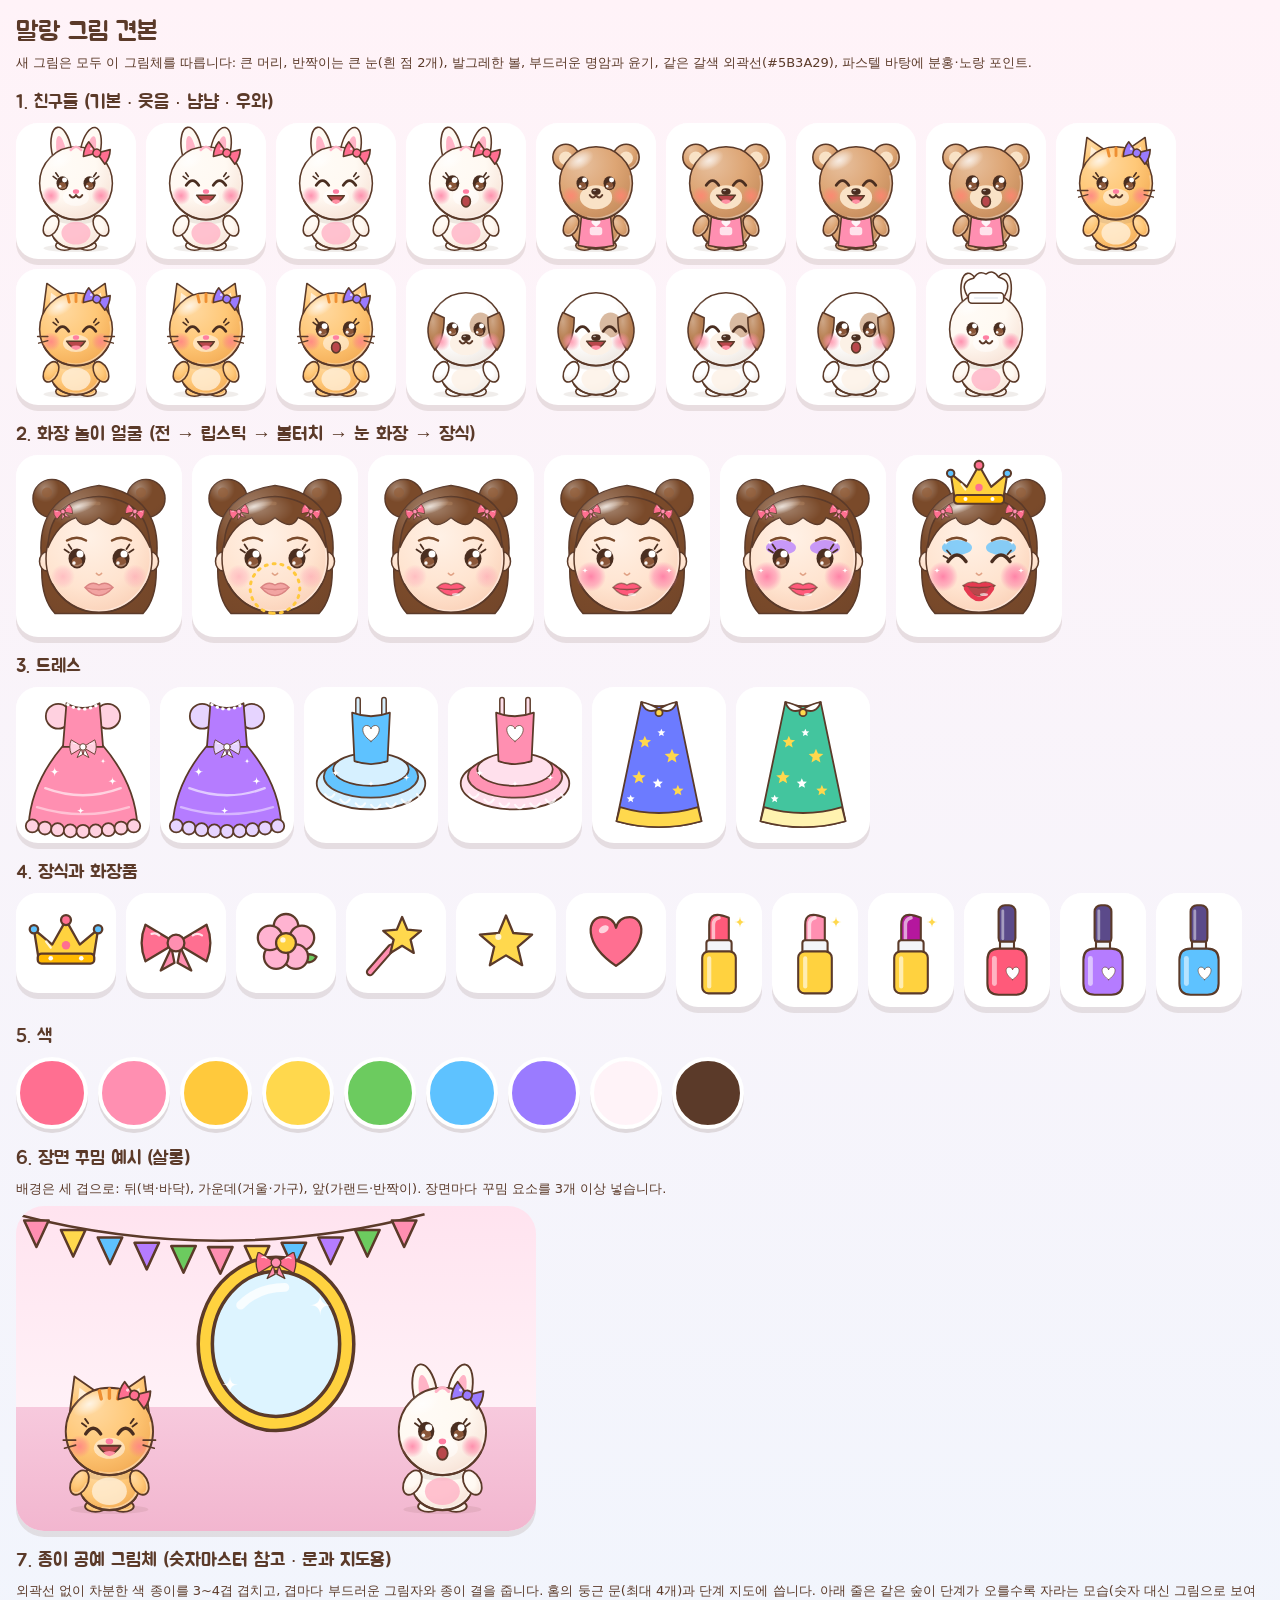
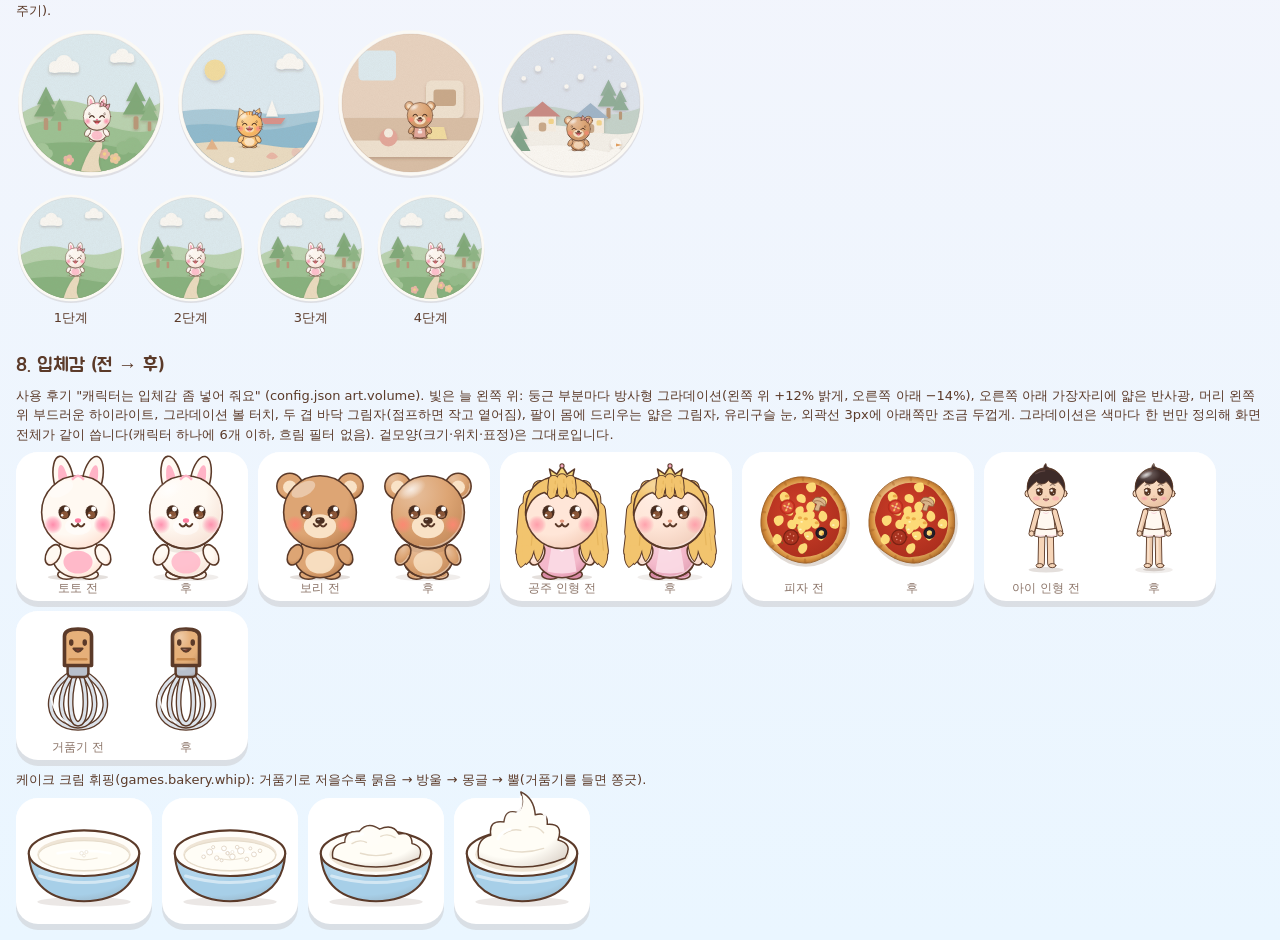
<file: 말랑놀이터/스타일견본.html>
<!doctype html>
<html lang="ko">
<head>
<meta charset="utf-8">
<meta name="viewport" content="width=device-width,initial-scale=1">
<title>말랑 그림 견본</title>
<link rel="stylesheet" href="https://fonts.googleapis.com/css2?family=Jua&display=swap">
<style>
body{margin:0;padding:16px;background:linear-gradient(180deg,#FFF3F8,#EAF6FF);font-family:"Jua","Apple SD Gothic Neo","Malgun Gothic",sans-serif;color:#5B3A29}
h1{font-weight:400;font-size:26px;margin:0 0 4px}
h2{font-weight:400;font-size:19px;margin:18px 0 8px}
p{margin:0 0 8px;font-family:system-ui,sans-serif;font-size:13px;line-height:1.5}
.row{display:flex;flex-wrap:wrap;gap:10px}
.card{background:#fff;border-radius:22px;padding:8px;box-shadow:inset 0 4px 0 #fff,0 6px 0 rgba(91,58,41,.12);display:grid;place-items:center}
.card svg{display:block;width:100%;height:100%}
.c1{width:104px;height:120px}.c2{width:150px;height:166px}.c3{width:118px;height:140px}.c4{width:84px;height:84px}.c5{width:70px;height:98px}
.sw{width:64px;height:64px;border-radius:50%;border:4px solid #fff;box-shadow:0 4px 0 rgba(91,58,41,.15)}
.scene{position:relative;width:100%;max-width:520px;aspect-ratio:16/10;border-radius:28px;overflow:hidden;background:linear-gradient(180deg,#FFE3EF 0%,#FFF1F7 62%,#F7C9DD 62%,#F2B6CF 100%);box-shadow:0 6px 0 rgba(91,58,41,.12)}
.scene .gar{position:absolute;left:0;right:0;top:0;height:22%}
.scene .who{position:absolute;bottom:4%;width:24%}
.scene .mirror{position:absolute;left:50%;top:14%;width:34%;transform:translateX(-50%)}
.pair{display:flex;gap:4px;align-items:flex-end;background:#fff;border-radius:22px;padding:8px 10px 4px;box-shadow:inset 0 4px 0 #fff,0 6px 0 rgba(91,58,41,.12)}
.pair figure{margin:0;text-align:center}.pair figcaption{font-size:12px;font-family:system-ui,sans-serif;opacity:.7}
.pair .v{width:104px;height:120px;display:grid;place-items:center}.pair .v svg{width:100%;height:100%;max-height:120px;overflow:visible}
.look{width:120px;height:110px}
.look svg{width:100%;height:100%;overflow:visible}
</style>
</head>
<body>
<h1>말랑 그림 견본</h1>
<p>새 그림은 모두 이 그림체를 따릅니다: 큰 머리, 반짝이는 큰 눈(흰 점 2개), 발그레한 볼, 부드러운 명암과 윤기, 같은 갈색 외곽선(#5B3A29), 파스텔 바탕에 분홍·노랑 포인트.</p>

<h2>1. 친구들 (기본 · 웃음 · 냠냠 · 우와)</h2>
<div class="row" id="animals"></div>

<h2>2. 화장 놀이 얼굴 (전 → 립스틱 → 볼터치 → 눈 화장 → 장식)</h2>
<div class="row" id="faces"></div>

<h2>3. 드레스</h2>
<div class="row" id="dresses"></div>

<h2>4. 장식과 화장품</h2>
<div class="row" id="accs"></div>

<h2>5. 색</h2>
<div class="row" id="colors"></div>

<h2>6. 장면 꾸밈 예시 (살롱)</h2>
<p>배경은 세 겹으로: 뒤(벽·바닥), 가운데(거울·가구), 앞(가랜드·반짝이). 장면마다 꾸밈 요소를 3개 이상 넣습니다.</p>
<div class="scene" id="scene"></div>

<h2>7. 종이 공예 그림체 (숫자마스터 참고 · 문과 지도용)</h2>
<p>외곽선 없이 차분한 색 종이를 3~4겹 겹치고, 겹마다 부드러운 그림자와 종이 결을 줍니다. 홈의 둥근 문(최대 4개)과 단계 지도에 씁니다. 아래 줄은 같은 숲이 단계가 오를수록 자라는 모습(숫자 대신 그림으로 보여 주기).</p>
<div class="row" id="papers"></div>
<div class="row" id="grow" style="margin-top:10px"></div>

<h2>8. 입체감 (전 → 후)</h2>
<p>사용 후기 "캐릭터는 입체감 좀 넣어 줘요" (config.json art.volume). 빛은 늘 왼쪽 위: 둥근 부분마다 방사형 그라데이션(왼쪽 위 +12% 밝게, 오른쪽 아래 −14%), 오른쪽 아래 가장자리에 얇은 반사광, 머리 왼쪽 위 부드러운 하이라이트, 그라데이션 볼 터치, 두 겹 바닥 그림자(점프하면 작고 옅어짐), 팔이 몸에 드리우는 얇은 그림자, 유리구슬 눈, 외곽선 3px에 아래쪽만 조금 두껍게. 그라데이션은 색마다 한 번만 정의해 화면 전체가 같이 씁니다(캐릭터 하나에 6개 이하, 흐림 필터 없음). 겉모양(크기·위치·표정)은 그대로입니다.</p>
<div class="row" id="vol"></div>
<p style="margin-top:10px">케이크 크림 휘핑(games.bakery.whip): 거품기로 저을수록 묽음 → 방울 → 몽글 → 뿔(거품기를 들면 쫑긋).</p>
<div class="row" id="whip"></div>

<script src="art.js"></script>
<script>
const A=window.ART,$=id=>document.getElementById(id);
const card=(cls,html)=>`<div class="card ${cls}">${html}</div>`;
$('animals').innerHTML=[['bunny',{bow:'#FF6F91'}],['bear',{apron:'#FF8FB1'}],['cat',{bow:'#9A7BFF'}],['dog',{}]].map(([k,o])=>['idle','happy','yum','wow'].map(m=>card('c1',A.animal(k,m,o))).join('')).join('')+card('c1',A.animal('bunny','idle',{chef:true,wave:true}));
$('faces').innerHTML=[{},{glow:'lips'},{lip:'#FF5A7A'},{lip:'#FF5A7A',blushL:true,blushR:true},{lip:'#FF5A7A',blushL:true,blushR:true,lidL:'#B57CFF',lidR:'#B57CFF'},{lip:'#E53950',blushL:true,blushR:true,lidL:'#5EC2FF',lidR:'#5EC2FF',acc:'crown',mood:'happy'}].map(s=>card('c2',A.face(s))).join('');
$('dresses').innerHTML=[['ball','#FF8FB1','#FFD1E0'],['ball','#B57CFF','#E6D4FF'],['tutu','#5EC2FF','#D6F0FF'],['tutu','#FF8FB1','#FFE0EC'],['star','#6C7BFF','#FFD84D'],['star','#43C59E','#FFF3B0']].map(d=>card('c3',A.dress(...d))).join('');
$('accs').innerHTML=Object.keys(A.ACC).map(n=>card('c4',A.accSVG(n))).join('')+['#FF5A7A','#FF8FB1','#B5179E'].map(c=>card('c5',A.lipstick(c))).join('')+['#FF5A7A','#B57CFF','#5EC2FF'].map(c=>card('c5',A.polish(c))).join('');
$('colors').innerHTML=['#FF6F91','#FF8FB1','#FFC93C','#FFD84D','#6CCB5F','#5EC2FF','#9A7BFF','#FFF3F8','#5B3A29'].map(c=>`<span class="sw" style="background:${c}"></span>`).join('');
$('papers').innerHTML=['forest','sea','kitchen','christmas'].map(k=>`<div style="width:150px">${A.paper(k)}</div>`).join('');
$('grow').innerHTML=[0,1,2,3].map(g=>`<div style="width:110px;text-align:center">${A.paper('forest',{grow:g})}<p>${g+1}단계</p></div>`).join('');
const flags=['#FF8FB1','#FFD84D','#5EC2FF','#B57CFF','#6CCB5F'];
$('scene').innerHTML=`<svg class="gar" viewBox="0 0 400 70" preserveAspectRatio="none"><path d="M0 8Q200 60 400 8" fill="none" stroke="#5B3A29" stroke-width="2.5"/>${Array.from({length:11},(_,i)=>{const x=20+i*36,y=8+52*(1-Math.pow((x-200)/200,2))*.62;return `<path d="M${x-12} ${y}L${x+12} ${y}L${x} ${y+26}Z" fill="${flags[i%5]}" stroke="#5B3A29" stroke-width="2.5" stroke-linejoin="round"/>`}).join('')}</svg>
  <div class="mirror"><svg viewBox="0 0 200 220"><ellipse cx="100" cy="104" rx="88" ry="98" fill="#FFD23F" stroke="#5B3A29" stroke-width="4"/><ellipse cx="100" cy="104" rx="72" ry="82" fill="#DDF4FF" stroke="#5B3A29" stroke-width="4"/><path d="M60 60Q80 40 110 40" stroke="#fff" stroke-width="10" fill="none" stroke-linecap="round" opacity=".8"/>${A.twinkle(150,60,12)}${A.twinkle(48,150,9)}<g transform="translate(100 12) scale(.5)">${A.ACC.ribbon}</g></svg></div>
  <div class="who" style="left:6%">${A.animal('cat','happy',{bow:'#FF6F91'})}</div><div class="who" style="right:6%">${A.animal('bunny','wow',{bow:'#9A7BFF'})}</div>`;
/* 8. before / after: the same picture drawn with ART.vol.off (before) and with the light (after).
   The child doll and the whipping bowls come from clothes.js and bakery.js (they need the whole app), so they are kept here as drawn snapshots. */
const SNAP={"doll": {"before": "<svg viewBox=\"0 0 240 400\" style=\"overflow:visible\"><defs><radialGradient id=\"cl5_gi\" cx=\".5\" cy=\".35\" r=\".7\"><stop offset=\"0\" stop-color=\"#6B4129\"></stop><stop offset=\"1\" stop-color=\"#3A2216\"></stop></radialGradient></defs>\n    <ellipse cx=\"120\" cy=\"366\" rx=\"58\" ry=\"9\" fill=\"rgba(91,58,41,.16)\"></ellipse>\n    <g class=\"al-root\" style=\"transform-origin:50% 92%\"><g class=\"al-breathe\" style=\"transform-origin:50% 92%\">\n    <g class=\"cl-back\"></g><g class=\"cl-leg cl-leg-l\"><path d=\"M106.0 238.0L104.0 344.0\" stroke=\"#5B3A29\" stroke-width=\"24\" stroke-linecap=\"round\"></path><path d=\"M106.0 238.0L104.0 344.0\" stroke=\"#F6D5B8\" stroke-width=\"18\" stroke-linecap=\"round\"></path><ellipse cx=\"99\" cy=\"352\" rx=\"12\" ry=\"7\" fill=\"#F6D5B8\" stroke=\"#5B3A29\" stroke-width=\"3\" stroke-linejoin=\"round\" stroke-linecap=\"round\"></ellipse></g><g class=\"cl-leg cl-leg-r\"><path d=\"M134.0 238.0L136.0 344.0\" stroke=\"#5B3A29\" stroke-width=\"24\" stroke-linecap=\"round\"></path><path d=\"M134.0 238.0L136.0 344.0\" stroke=\"#F6D5B8\" stroke-width=\"18\" stroke-linecap=\"round\"></path><ellipse cx=\"141\" cy=\"352\" rx=\"12\" ry=\"7\" fill=\"#F6D5B8\" stroke=\"#5B3A29\" stroke-width=\"3\" stroke-linejoin=\"round\" stroke-linecap=\"round\"></ellipse></g>\n    <g class=\"cl-torso\"><path d=\"M111 148H129V168H111Z\" fill=\"#F6D5B8\" stroke=\"#5B3A29\" stroke-width=\"3\" stroke-linejoin=\"round\" stroke-linecap=\"round\"></path><path d=\"M120.0 166.0L120.0 172.0\" stroke=\"#5B3A29\" stroke-width=\"6\" stroke-linecap=\"round\"></path><path d=\"M120.0 166.0L120.0 172.0\" stroke=\"#F6D5B8\" stroke-width=\"0\" stroke-linecap=\"round\"></path><path d=\"M94 162Q120 156 146 162Q158 166 157 182L153 236Q120 244 87 236L83 182Q82 166 94 162Z\" fill=\"#F6D5B8\" stroke=\"#5B3A29\" stroke-width=\"3\" stroke-linejoin=\"round\" stroke-linecap=\"round\"></path><path d=\"M96 166Q120 172 144 166L150 230Q120 238 90 230Z\" fill=\"#FFF8F0\" stroke=\"#5B3A29\" stroke-width=\"3\" stroke-linejoin=\"round\" stroke-linecap=\"round\"></path><path d=\"M104 166L106 160M136 166L134 160\" stroke=\"#5B3A29\" stroke-width=\"5\" stroke-linecap=\"round\"></path><path d=\"M104 166L106 160M136 166L134 160\" stroke=\"#FFF8F0\" stroke-width=\"2\" stroke-linecap=\"round\"></path><path d=\"M112 176Q120 182 128 176\" stroke=\"#F6D3DB\" stroke-width=\"3\" fill=\"none\" stroke-linecap=\"round\"></path>\n    <path d=\"M86 228Q120 236 154 228L157 254Q140 260 122 256L120 250L118 256Q100 260 83 254Z\" fill=\"#FFF8F0\" stroke=\"#5B3A29\" stroke-width=\"3\" stroke-linejoin=\"round\" stroke-linecap=\"round\"></path><path d=\"M86 250Q100 256 116 252M124 252Q140 256 154 250\" stroke=\"#F6D3DB\" stroke-width=\"3\" fill=\"none\"></path><g class=\"cl-sway\"></g></g>\n    <g class=\"al-arm al-arm-l cl-arm\"><g class=\"al-arm-s\"><path d=\"M91.0 172.0L73.0 238.0\" stroke=\"#5B3A29\" stroke-width=\"20\" stroke-linecap=\"round\"></path><path d=\"M91.0 172.0L73.0 238.0\" stroke=\"#F6D5B8\" stroke-width=\"14\" stroke-linecap=\"round\"></path><circle cx=\"72\" cy=\"245\" r=\"9\" fill=\"#F6D5B8\" stroke=\"#5B3A29\" stroke-width=\"3\" stroke-linejoin=\"round\" stroke-linecap=\"round\"></circle></g></g><g class=\"al-arm al-arm-r cl-arm\"><g class=\"al-arm-s\"><path d=\"M149.0 172.0L167.0 238.0\" stroke=\"#5B3A29\" stroke-width=\"20\" stroke-linecap=\"round\"></path><path d=\"M149.0 172.0L167.0 238.0\" stroke=\"#F6D5B8\" stroke-width=\"14\" stroke-linecap=\"round\"></path><circle cx=\"168\" cy=\"245\" r=\"9\" fill=\"#F6D5B8\" stroke=\"#5B3A29\" stroke-width=\"3\" stroke-linejoin=\"round\" stroke-linecap=\"round\"></circle></g></g><g class=\"al-head\" style=\"transform-origin:50% 40%\"><g class=\"al-head-s\" style=\"transform-origin:50% 40%\"><g class=\"cl-head\"><path d=\"M60 112C52 60 84 26 120 26C156 26 188 60 180 112Z\" fill=\"#3D2B29\" stroke=\"#5B3A29\" stroke-width=\"3\" stroke-linejoin=\"round\" stroke-linecap=\"round\"></path><ellipse cx=\"58\" cy=\"112\" rx=\"8\" ry=\"11\" fill=\"#F6D5B8\" stroke=\"#5B3A29\" stroke-width=\"3\" stroke-linejoin=\"round\" stroke-linecap=\"round\"></ellipse><ellipse cx=\"182\" cy=\"112\" rx=\"8\" ry=\"11\" fill=\"#F6D5B8\" stroke=\"#5B3A29\" stroke-width=\"3\" stroke-linejoin=\"round\" stroke-linecap=\"round\"></ellipse><path d=\"M120 36C164 36 182 66 182 98C182 134 154 158 120 158C86 158 58 134 58 98C58 66 76 36 120 36Z\" fill=\"#F6D5B8\" stroke=\"#5B3A29\" stroke-width=\"3\" stroke-linejoin=\"round\" stroke-linecap=\"round\"></path>\n    <ellipse cx=\"88\" cy=\"128\" rx=\"11\" ry=\"7\" fill=\"#FF9AAE\" opacity=\".45\"></ellipse><ellipse cx=\"152\" cy=\"128\" rx=\"11\" ry=\"7\" fill=\"#FF9AAE\" opacity=\".45\"></ellipse>\n    <path d=\"M90 84Q98 77 106 84\" stroke=\"#3D2B29\" stroke-width=\"2.6\" fill=\"none\" stroke-linecap=\"round\" opacity=\".8\"></path><path d=\"M134 84Q142 77 150 84\" stroke=\"#3D2B29\" stroke-width=\"2.6\" fill=\"none\" stroke-linecap=\"round\" opacity=\".8\"></path>\n    <g class=\"al-eye al-eye-l al-open\"><g class=\"al-pupil\"><ellipse cx=\"98\" cy=\"106\" rx=\"10\" ry=\"12.5\" fill=\"url(#cl5_gi)\" stroke=\"#5B3A29\" stroke-width=\"2\"></ellipse><circle cx=\"94.5\" cy=\"101.5\" r=\"4\" fill=\"#fff\"></circle><circle cx=\"101.6\" cy=\"111\" r=\"1.9\" fill=\"#fff\"></circle></g>\n      <path d=\"M87 99Q98 89 109 99\" stroke=\"#5B3A29\" stroke-width=\"3\" fill=\"none\" stroke-linecap=\"round\"></path></g>\n      <path class=\"al-lid al-lid-l\" opacity=\"0\" d=\"M86 106Q98 113 110 106\" stroke=\"#5B3A29\" stroke-width=\"3\" fill=\"none\" stroke-linecap=\"round\"></path><g class=\"al-eye al-eye-r al-open\"><g class=\"al-pupil\"><ellipse cx=\"142\" cy=\"106\" rx=\"10\" ry=\"12.5\" fill=\"url(#cl5_gi)\" stroke=\"#5B3A29\" stroke-width=\"2\"></ellipse><circle cx=\"138.5\" cy=\"101.5\" r=\"4\" fill=\"#fff\"></circle><circle cx=\"145.6\" cy=\"111\" r=\"1.9\" fill=\"#fff\"></circle></g>\n      <path d=\"M131 99Q142 89 153 99\" stroke=\"#5B3A29\" stroke-width=\"3\" fill=\"none\" stroke-linecap=\"round\"></path></g>\n      <path class=\"al-lid al-lid-r\" opacity=\"0\" d=\"M130 106Q142 113 154 106\" stroke=\"#5B3A29\" stroke-width=\"3\" fill=\"none\" stroke-linecap=\"round\"></path><path d=\"M118 121Q120 123 122 121\" stroke=\"#E7B896\" stroke-width=\"2.4\" fill=\"none\" stroke-linecap=\"round\"></path>\n    <g class=\"al-mouth\"><path d=\"M111 131Q120 142 129 131Z\" stroke=\"#5B3A29\" stroke-width=\"2.6\" fill=\"#F08A96\" stroke-linejoin=\"round\" stroke-linecap=\"round\"></path><path d=\"M115 136Q120 139 125 136\" stroke=\"#FFB3BF\" stroke-width=\"2\" fill=\"none\" stroke-linecap=\"round\"></path></g>\n    <path d=\"M58 104C52 56 84 30 120 30C156 30 188 56 182 104C176 88 168 78 160 72C152 82 136 80 128 68C118 82 98 84 88 72C78 80 66 90 58 104Z\" fill=\"#3D2B29\" stroke=\"#5B3A29\" stroke-width=\"3\" stroke-linejoin=\"round\" stroke-linecap=\"round\"></path><path d=\"M114 32Q110 18 120 12Q118 22 128 26\" fill=\"#3D2B29\" stroke=\"#5B3A29\" stroke-width=\"3\" stroke-linejoin=\"round\" stroke-linecap=\"round\"></path><path d=\"M86 46Q100 36 116 36\" stroke=\"#6A4F4A\" stroke-width=\"4\" fill=\"none\" stroke-linecap=\"round\" opacity=\".8\"></path></g></g></g>\n    </g></g></svg>", "after": "<svg viewBox=\"0 0 240 400\" style=\"overflow:visible\"><defs><radialGradient id=\"vbf6d5b8e2b899\" cx=\".36\" cy=\".28\" r=\".85\" fx=\".3\" fy=\".22\"><stop offset=\"0\" stop-color=\"#f9e2cd\"></stop><stop offset=\".52\" stop-color=\"#F6D5B8\"></stop><stop offset=\".82\" stop-color=\"#ebc5a7\"></stop><stop offset=\"1\" stop-color=\"#e2b899\"></stop></radialGradient><radialGradient id=\"vov\" cx=\".36\" cy=\".28\" r=\".85\" fx=\".3\" fy=\".22\"><stop offset=\"0\" stop-color=\"#fff\" stop-opacity=\".34\"></stop><stop offset=\".42\" stop-color=\"#fff\" stop-opacity=\"0\"></stop><stop offset=\".72\" stop-color=\"#5B3A29\" stop-opacity=\"0\"></stop><stop offset=\"1\" stop-color=\"#5B3A29\" stop-opacity=\".2\"></stop></radialGradient><radialGradient id=\"vcff9aae\"><stop offset=\"0\" stop-color=\"#FF9AAE\" stop-opacity=\".9\"></stop><stop offset=\".55\" stop-color=\"#FF9AAE\" stop-opacity=\".5\"></stop><stop offset=\"1\" stop-color=\"#FF9AAE\" stop-opacity=\"0\"></stop></radialGradient><radialGradient id=\"vhl\"><stop offset=\"0\" stop-color=\"#fff\" stop-opacity=\".72\"></stop><stop offset=\".5\" stop-color=\"#fff\" stop-opacity=\".4\"></stop><stop offset=\"1\" stop-color=\"#fff\" stop-opacity=\"0\"></stop></radialGradient></defs><defs><radialGradient id=\"cl2_gi\" cx=\".5\" cy=\".35\" r=\".7\"><stop offset=\"0\" stop-color=\"#6B4129\"></stop><stop offset=\"1\" stop-color=\"#3A2216\"></stop></radialGradient></defs>\n    <g class=\"vol-ground\"><ellipse cx=\"120\" cy=\"366\" rx=\"62.6\" ry=\"11.3\" fill=\"#5B3A29\" opacity=\".09\"></ellipse><ellipse cx=\"120\" cy=\"365.1\" rx=\"37.1\" ry=\"5.4\" fill=\"#5B3A29\" opacity=\".2\"></ellipse></g>\n    <g class=\"al-root\" style=\"transform-origin:50% 92%\"><g class=\"al-breathe\" style=\"transform-origin:50% 92%\">\n    <g class=\"cl-back\"></g><g class=\"cl-leg cl-leg-l\"><path d=\"M106.0 238.0L104.0 344.0\" stroke=\"#5B3A29\" stroke-width=\"24\" stroke-linecap=\"round\"></path><path d=\"M106.0 238.0L104.0 344.0\" stroke=\"#F6D5B8\" stroke-width=\"18\" stroke-linecap=\"round\"></path><path class=\"vol-limb\" d=\"M101.9 244.2L100.2 337.6\" stroke=\"#fff\" stroke-width=\"4.7\" stroke-linecap=\"round\" opacity=\"0.3\"></path><path class=\"vol-limb\" d=\"M110.9 244.4L109.2 337.8\" stroke=\"#5B3A29\" stroke-width=\"4\" stroke-linecap=\"round\" opacity=\"0.12\"></path><ellipse cx=\"99\" cy=\"352\" rx=\"12\" ry=\"7\" fill=\"url(#vbf6d5b8e2b899)\" stroke=\"#5B3A29\" stroke-width=\"3\" stroke-linejoin=\"round\" stroke-linecap=\"round\"></ellipse></g><g class=\"cl-leg cl-leg-r\"><path d=\"M134.0 238.0L136.0 344.0\" stroke=\"#5B3A29\" stroke-width=\"24\" stroke-linecap=\"round\"></path><path d=\"M134.0 238.0L136.0 344.0\" stroke=\"#F6D5B8\" stroke-width=\"18\" stroke-linecap=\"round\"></path><path class=\"vol-limb\" d=\"M130.2 244.4L131.9 337.8\" stroke=\"#fff\" stroke-width=\"4.7\" stroke-linecap=\"round\" opacity=\"0.3\"></path><path class=\"vol-limb\" d=\"M139.2 244.2L140.9 337.6\" stroke=\"#5B3A29\" stroke-width=\"4\" stroke-linecap=\"round\" opacity=\"0.12\"></path><ellipse cx=\"141\" cy=\"352\" rx=\"12\" ry=\"7\" fill=\"url(#vbf6d5b8e2b899)\" stroke=\"#5B3A29\" stroke-width=\"3\" stroke-linejoin=\"round\" stroke-linecap=\"round\"></ellipse></g>\n    <g class=\"cl-torso\"><path d=\"M111 148H129V168H111Z\" fill=\"url(#vbf6d5b8e2b899)\" stroke=\"#5B3A29\" stroke-width=\"3\" stroke-linejoin=\"round\" stroke-linecap=\"round\"></path><path d=\"M120.0 166.0L120.0 172.0\" stroke=\"#5B3A29\" stroke-width=\"6\" stroke-linecap=\"round\"></path><path d=\"M120.0 166.0L120.0 172.0\" stroke=\"#F6D5B8\" stroke-width=\"0\" stroke-linecap=\"round\"></path><path d=\"M94 162Q120 156 146 162Q158 166 157 182L153 236Q120 244 87 236L83 182Q82 166 94 162Z\" fill=\"url(#vbf6d5b8e2b899)\" stroke=\"#5B3A29\" stroke-width=\"3\" stroke-linejoin=\"round\" stroke-linecap=\"round\"></path><path d=\"M96 166Q120 172 144 166L150 230Q120 238 90 230Z\" fill=\"#FFF8F0\" stroke=\"#5B3A29\" stroke-width=\"3\" stroke-linejoin=\"round\" stroke-linecap=\"round\"></path><path d=\"M104 166L106 160M136 166L134 160\" stroke=\"#5B3A29\" stroke-width=\"5\" stroke-linecap=\"round\"></path><path d=\"M104 166L106 160M136 166L134 160\" stroke=\"#FFF8F0\" stroke-width=\"2\" stroke-linecap=\"round\"></path><path d=\"M112 176Q120 182 128 176\" stroke=\"#F6D3DB\" stroke-width=\"3\" fill=\"none\" stroke-linecap=\"round\"></path>\n    <path d=\"M86 228Q120 236 154 228L157 254Q140 260 122 256L120 250L118 256Q100 260 83 254Z\" fill=\"#FFF8F0\" stroke=\"#5B3A29\" stroke-width=\"3\" stroke-linejoin=\"round\" stroke-linecap=\"round\"></path><path d=\"M86 250Q100 256 116 252M124 252Q140 256 154 250\" stroke=\"#F6D3DB\" stroke-width=\"3\" fill=\"none\"></path><g class=\"cl-sway\"></g><ellipse class=\"vol-under\" cx=\"120\" cy=\"163\" rx=\"24\" ry=\"5.5\" fill=\"#5B3A29\" opacity=\".14\"></ellipse></g>\n    <g class=\"al-arm al-arm-l cl-arm\"><g class=\"al-arm-s\"><path class=\"vol-under\" d=\"M91 174L73 240\" stroke=\"#5B3A29\" stroke-width=\"20\" stroke-linecap=\"round\" opacity=\".15\"></path><path d=\"M91.0 172.0L73.0 238.0\" stroke=\"#5B3A29\" stroke-width=\"20\" stroke-linecap=\"round\"></path><path d=\"M91.0 172.0L73.0 238.0\" stroke=\"#F6D5B8\" stroke-width=\"14\" stroke-linecap=\"round\"></path><path class=\"vol-limb\" d=\"M86.7 175.9L71.3 232.5\" stroke=\"#fff\" stroke-width=\"3.6\" stroke-linecap=\"round\" opacity=\"0.3\"></path><path class=\"vol-limb\" d=\"M93.5 177.8L78.1 234.3\" stroke=\"#5B3A29\" stroke-width=\"3.1\" stroke-linecap=\"round\" opacity=\"0.12\"></path><circle cx=\"72\" cy=\"245\" r=\"9\" fill=\"url(#vbf6d5b8e2b899)\" stroke=\"#5B3A29\" stroke-width=\"3\" stroke-linejoin=\"round\" stroke-linecap=\"round\"></circle></g></g><g class=\"al-arm al-arm-r cl-arm\"><g class=\"al-arm-s\"><path class=\"vol-under\" d=\"M149 174L167 240\" stroke=\"#5B3A29\" stroke-width=\"20\" stroke-linecap=\"round\" opacity=\".15\"></path><path d=\"M149.0 172.0L167.0 238.0\" stroke=\"#5B3A29\" stroke-width=\"20\" stroke-linecap=\"round\"></path><path d=\"M149.0 172.0L167.0 238.0\" stroke=\"#F6D5B8\" stroke-width=\"14\" stroke-linecap=\"round\"></path><path class=\"vol-limb\" d=\"M147.3 177.5L162.7 234.1\" stroke=\"#fff\" stroke-width=\"3.6\" stroke-linecap=\"round\" opacity=\"0.3\"></path><path class=\"vol-limb\" d=\"M154.1 175.7L169.5 232.2\" stroke=\"#5B3A29\" stroke-width=\"3.1\" stroke-linecap=\"round\" opacity=\"0.12\"></path><circle cx=\"168\" cy=\"245\" r=\"9\" fill=\"url(#vbf6d5b8e2b899)\" stroke=\"#5B3A29\" stroke-width=\"3\" stroke-linejoin=\"round\" stroke-linecap=\"round\"></circle></g></g><g class=\"al-head\" style=\"transform-origin:50% 40%\"><g class=\"al-head-s\" style=\"transform-origin:50% 40%\"><g class=\"cl-head\"><path d=\"M60 112C52 60 84 26 120 26C156 26 188 60 180 112Z\" fill=\"#3D2B29\" stroke=\"#5B3A29\" stroke-width=\"3\" stroke-linejoin=\"round\" stroke-linecap=\"round\"></path><path d=\"M60 112C52 60 84 26 120 26C156 26 188 60 180 112Z\" fill=\"url(#vov)\" pointer-events=\"none\"></path><ellipse cx=\"58\" cy=\"112\" rx=\"8\" ry=\"11\" fill=\"url(#vbf6d5b8e2b899)\" stroke=\"#5B3A29\" stroke-width=\"3\" stroke-linejoin=\"round\" stroke-linecap=\"round\"></ellipse><ellipse cx=\"182\" cy=\"112\" rx=\"8\" ry=\"11\" fill=\"url(#vbf6d5b8e2b899)\" stroke=\"#5B3A29\" stroke-width=\"3\" stroke-linejoin=\"round\" stroke-linecap=\"round\"></ellipse><path d=\"M120 36C164 36 182 66 182 98C182 134 154 158 120 158C86 158 58 134 58 98C58 66 76 36 120 36Z\" fill=\"url(#vbf6d5b8e2b899)\" stroke=\"#5B3A29\" stroke-width=\"3\" stroke-linejoin=\"round\" stroke-linecap=\"round\"></path>\n    <ellipse cx=\"88\" cy=\"128\" rx=\"13\" ry=\"8.5\" fill=\"url(#vcff9aae)\" opacity=\".85\"></ellipse><ellipse cx=\"152\" cy=\"128\" rx=\"13\" ry=\"8.5\" fill=\"url(#vcff9aae)\" opacity=\".85\"></ellipse>\n    <path d=\"M90 84Q98 77 106 84\" stroke=\"#3D2B29\" stroke-width=\"2.6\" fill=\"none\" stroke-linecap=\"round\" opacity=\".8\"></path><path d=\"M134 84Q142 77 150 84\" stroke=\"#3D2B29\" stroke-width=\"2.6\" fill=\"none\" stroke-linecap=\"round\" opacity=\".8\"></path>\n    <g class=\"al-eye al-eye-l al-open\"><g class=\"al-pupil\"><ellipse cx=\"98\" cy=\"106\" rx=\"10\" ry=\"12.5\" fill=\"url(#cl2_gi)\" stroke=\"#5B3A29\" stroke-width=\"2\"></ellipse><circle cx=\"94.5\" cy=\"101.5\" r=\"4\" fill=\"#fff\"></circle><circle cx=\"101.6\" cy=\"111\" r=\"1.9\" fill=\"#fff\"></circle><path class=\"vol-glass\" d=\"M92.5 112.5Q98 117.5 103.5 112.5\" fill=\"none\" stroke=\"#fff\" stroke-width=\"1.6\" stroke-linecap=\"round\" opacity=\".26\"></path></g>\n      <path d=\"M87 99Q98 89 109 99\" stroke=\"#5B3A29\" stroke-width=\"3\" fill=\"none\" stroke-linecap=\"round\"></path></g>\n      <path class=\"al-lid al-lid-l\" opacity=\"0\" d=\"M86 106Q98 113 110 106\" stroke=\"#5B3A29\" stroke-width=\"3\" fill=\"none\" stroke-linecap=\"round\"></path><g class=\"al-eye al-eye-r al-open\"><g class=\"al-pupil\"><ellipse cx=\"142\" cy=\"106\" rx=\"10\" ry=\"12.5\" fill=\"url(#cl2_gi)\" stroke=\"#5B3A29\" stroke-width=\"2\"></ellipse><circle cx=\"138.5\" cy=\"101.5\" r=\"4\" fill=\"#fff\"></circle><circle cx=\"145.6\" cy=\"111\" r=\"1.9\" fill=\"#fff\"></circle><path class=\"vol-glass\" d=\"M136.5 112.5Q142 117.5 147.5 112.5\" fill=\"none\" stroke=\"#fff\" stroke-width=\"1.6\" stroke-linecap=\"round\" opacity=\".26\"></path></g>\n      <path d=\"M131 99Q142 89 153 99\" stroke=\"#5B3A29\" stroke-width=\"3\" fill=\"none\" stroke-linecap=\"round\"></path></g>\n      <path class=\"al-lid al-lid-r\" opacity=\"0\" d=\"M130 106Q142 113 154 106\" stroke=\"#5B3A29\" stroke-width=\"3\" fill=\"none\" stroke-linecap=\"round\"></path><path d=\"M118 121Q120 123 122 121\" stroke=\"#E7B896\" stroke-width=\"2.4\" fill=\"none\" stroke-linecap=\"round\"></path>\n    <g class=\"al-mouth\"><path d=\"M111 131Q120 142 129 131Z\" stroke=\"#5B3A29\" stroke-width=\"2.6\" fill=\"#F08A96\" stroke-linejoin=\"round\" stroke-linecap=\"round\"></path><path d=\"M115 136Q120 139 125 136\" stroke=\"#FFB3BF\" stroke-width=\"2\" fill=\"none\" stroke-linecap=\"round\"></path></g>\n    <path d=\"M58 104C52 56 84 30 120 30C156 30 188 56 182 104C176 88 168 78 160 72C152 82 136 80 128 68C118 82 98 84 88 72C78 80 66 90 58 104Z\" fill=\"#3D2B29\" stroke=\"#5B3A29\" stroke-width=\"3\" stroke-linejoin=\"round\" stroke-linecap=\"round\"></path><path d=\"M58 104C52 56 84 30 120 30C156 30 188 56 182 104C176 88 168 78 160 72C152 82 136 80 128 68C118 82 98 84 88 72C78 80 66 90 58 104Z\" fill=\"url(#vov)\" pointer-events=\"none\"></path><path d=\"M114 32Q110 18 120 12Q118 22 128 26\" fill=\"#3D2B29\" stroke=\"#5B3A29\" stroke-width=\"3\" stroke-linejoin=\"round\" stroke-linecap=\"round\"></path><path d=\"M114 32Q110 18 120 12Q118 22 128 26\" fill=\"url(#vov)\" pointer-events=\"none\"></path><path d=\"M86 46Q100 36 116 36\" stroke=\"#6A4F4A\" stroke-width=\"4\" fill=\"none\" stroke-linecap=\"round\" opacity=\".8\"></path><ellipse class=\"vol-hl\" cx=\"94\" cy=\"50\" rx=\"24\" ry=\"11\" fill=\"url(#vhl)\" transform=\"rotate(-24 94 50)\"></ellipse></g></g></g>\n    </g></g></svg>"}, "whisk": "<svg viewBox=\"0 0 100 100\"><g class=\"wk-w\"><path d=\"M45 44C14 60 18 97 50 97C82 97 86 60 55 44\" fill=\"none\" stroke=\"#5B3A29\" stroke-width=\"5.6\" stroke-linecap=\"round\"/><path d=\"M45 44C14 60 18 97 50 97C82 97 86 60 55 44\" fill=\"none\" stroke=\"#DCE2EA\" stroke-width=\"3\" stroke-linecap=\"round\"/><path d=\"M46.5 44C28 62 31 95 50 95C69 95 72 62 53.5 44\" fill=\"none\" stroke=\"#5B3A29\" stroke-width=\"5.6\" stroke-linecap=\"round\"/><path d=\"M46.5 44C28 62 31 95 50 95C69 95 72 62 53.5 44\" fill=\"none\" stroke=\"#DCE2EA\" stroke-width=\"3\" stroke-linecap=\"round\"/><path d=\"M48 44C40 64 42 93 50 93C58 93 60 64 52 44\" fill=\"none\" stroke=\"#5B3A29\" stroke-width=\"5.6\" stroke-linecap=\"round\"/><path d=\"M48 44C40 64 42 93 50 93C58 93 60 64 52 44\" fill=\"none\" stroke=\"#DCE2EA\" stroke-width=\"3\" stroke-linecap=\"round\"/><path d=\"M24 66Q26 84 40 92\" fill=\"none\" stroke=\"#fff\" stroke-width=\"1.6\" stroke-linecap=\"round\" opacity=\".9\"/></g><rect x=\"40\" y=\"35\" width=\"20\" height=\"13\" rx=\"4\" fill=\"#B9C0CC\" stroke=\"#5B3A29\" stroke-width=\"2.4\" stroke-linejoin=\"round\" stroke-linecap=\"round\"/><path d=\"M37 9Q37 2 50 2Q63 2 63 9V37H37Z\" fill=\"#E6B07A\" stroke=\"#5B3A29\" stroke-width=\"3.5\" stroke-linejoin=\"round\" stroke-linecap=\"round\"/><path d=\"M42 31H58\" stroke=\"#C98A4E\" stroke-width=\"2.4\" stroke-linecap=\"round\"/><g class=\"tf\"><ellipse class=\"tf-eye\" cx=\"43.52\" cy=\"15\" rx=\"2.16\" ry=\"3.168\" fill=\"#5B3A29\"/><ellipse class=\"tf-eye\" cx=\"56.48\" cy=\"15\" rx=\"2.16\" ry=\"3.168\" fill=\"#5B3A29\"/><path class=\"tf-grin\" d=\"M45.68 20.759999999999998Q50 26.52 54.32 20.759999999999998Z\" fill=\"#B5473A\" stroke=\"#5B3A29\" stroke-width=\"2\" stroke-linejoin=\"round\"/></g></svg>", "looks": ["<svg viewBox=\"0 0 200 150\"><defs><radialGradient id=\"vov\" cx=\".36\" cy=\".28\" r=\".85\" fx=\".3\" fy=\".22\"><stop offset=\"0\" stop-color=\"#fff\" stop-opacity=\".34\"></stop><stop offset=\".42\" stop-color=\"#fff\" stop-opacity=\"0\"></stop><stop offset=\".72\" stop-color=\"#5B3A29\" stop-opacity=\"0\"></stop><stop offset=\"1\" stop-color=\"#5B3A29\" stop-opacity=\".2\"></stop></radialGradient></defs><ellipse cx=\"100\" cy=\"143\" rx=\"78\" ry=\"8\" fill=\"#5B3A29\" opacity=\".12\"/><path d=\"M8 62Q12 140 100 142Q188 140 192 62Z\" fill=\"#A7CFE8\" stroke=\"#5B3A29\" stroke-width=\"3.5\" stroke-linejoin=\"round\" stroke-linecap=\"round\"/><path d=\"M8 62Q12 140 100 142Q188 140 192 62Z\" fill=\"url(#vov)\" pointer-events=\"none\"/><path d=\"M26 100Q100 122 174 100\" stroke=\"#fff\" stroke-width=\"5\" fill=\"none\" opacity=\".5\" stroke-linecap=\"round\"/><ellipse cx=\"100\" cy=\"62\" rx=\"92\" ry=\"38\" fill=\"#FFFDF9\" stroke=\"#5B3A29\" stroke-width=\"3.5\" stroke-linejoin=\"round\" stroke-linecap=\"round\"/><ellipse cx=\"100\" cy=\"64\" rx=\"78\" ry=\"29\" fill=\"#EFE5D6\"/><g class=\"wh-pool\"><ellipse cx=\"100\" cy=\"66.0\" rx=\"76.0\" ry=\"25.0\" fill=\"#FFFDF6\" stroke=\"#E6DCCB\" stroke-width=\"2\"/>\n        <path d=\"M56.0 62.0Q100 54.0 144.0 62.0\" stroke=\"#fff\" stroke-width=\"4\" fill=\"none\" stroke-linecap=\"round\" opacity=\".9\"/>\n        <path d=\"M78 70.0Q100 76.0 122 70.0\" stroke=\"#E6DCCB\" stroke-width=\"2\" fill=\"none\" stroke-linecap=\"round\" opacity=\".8\"/></g><g fill=\"#fff\" stroke=\"#E6DCCB\" stroke-width=\"1\"><circle cx=\"96\" cy=\"62\" r=\"3\"/><circle cx=\"104\" cy=\"60\" r=\"2.6\"/><circle cx=\"100\" cy=\"66\" r=\"2.4\"/></g></svg>", "<svg viewBox=\"0 0 200 150\"><defs><radialGradient id=\"vov\" cx=\".36\" cy=\".28\" r=\".85\" fx=\".3\" fy=\".22\"><stop offset=\"0\" stop-color=\"#fff\" stop-opacity=\".34\"></stop><stop offset=\".42\" stop-color=\"#fff\" stop-opacity=\"0\"></stop><stop offset=\".72\" stop-color=\"#5B3A29\" stop-opacity=\"0\"></stop><stop offset=\"1\" stop-color=\"#5B3A29\" stop-opacity=\".2\"></stop></radialGradient></defs><ellipse cx=\"100\" cy=\"143\" rx=\"78\" ry=\"8\" fill=\"#5B3A29\" opacity=\".12\"/><path d=\"M8 62Q12 140 100 142Q188 140 192 62Z\" fill=\"#A7CFE8\" stroke=\"#5B3A29\" stroke-width=\"3.5\" stroke-linejoin=\"round\" stroke-linecap=\"round\"/><path d=\"M8 62Q12 140 100 142Q188 140 192 62Z\" fill=\"url(#vov)\" pointer-events=\"none\"/><path d=\"M26 100Q100 122 174 100\" stroke=\"#fff\" stroke-width=\"5\" fill=\"none\" opacity=\".5\" stroke-linecap=\"round\"/><ellipse cx=\"100\" cy=\"62\" rx=\"92\" ry=\"38\" fill=\"#FFFDF9\" stroke=\"#5B3A29\" stroke-width=\"3.5\" stroke-linejoin=\"round\" stroke-linecap=\"round\"/><ellipse cx=\"100\" cy=\"64\" rx=\"78\" ry=\"29\" fill=\"#EFE5D6\"/><g class=\"wh-pool\"><ellipse cx=\"100\" cy=\"66.0\" rx=\"76.0\" ry=\"25.0\" fill=\"#FFFDF6\" stroke=\"#E6DCCB\" stroke-width=\"2\"/>\n        <path d=\"M56.0 62.0Q100 54.0 144.0 62.0\" stroke=\"#fff\" stroke-width=\"4\" fill=\"none\" stroke-linecap=\"round\" opacity=\".9\"/>\n        <path d=\"M78 70.0Q100 76.0 122 70.0\" stroke=\"#E6DCCB\" stroke-width=\"2\" fill=\"none\" stroke-linecap=\"round\" opacity=\".8\"/></g><g fill=\"#fff\" stroke=\"#E6DCCB\" stroke-width=\"1\"><circle cx=\"96\" cy=\"62\" r=\"3\"/><circle cx=\"104\" cy=\"60\" r=\"2.6\"/><circle cx=\"100\" cy=\"66\" r=\"2.4\"/></g><circle cx=\"66\" cy=\"60\" r=\"5\" fill=\"#fff\" fill-opacity=\".7\" stroke=\"#DCCFBC\" stroke-width=\"1.3\"/><circle cx=\"64.3\" cy=\"58.3\" r=\"1.5\" fill=\"#fff\"/><circle cx=\"90\" cy=\"54\" r=\"4\" fill=\"#fff\" fill-opacity=\".7\" stroke=\"#DCCFBC\" stroke-width=\"1.3\"/><circle cx=\"88.6\" cy=\"52.6\" r=\"1.2\" fill=\"#fff\"/><circle cx=\"118\" cy=\"58\" r=\"5.5\" fill=\"#fff\" fill-opacity=\".7\" stroke=\"#DCCFBC\" stroke-width=\"1.3\"/><circle cx=\"116.1\" cy=\"56.1\" r=\"1.6\" fill=\"#fff\"/><circle cx=\"140\" cy=\"64\" r=\"4\" fill=\"#fff\" fill-opacity=\".7\" stroke=\"#DCCFBC\" stroke-width=\"1.3\"/><circle cx=\"138.6\" cy=\"62.6\" r=\"1.2\" fill=\"#fff\"/><circle cx=\"78\" cy=\"70\" r=\"3.6\" fill=\"#fff\" fill-opacity=\".7\" stroke=\"#DCCFBC\" stroke-width=\"1.3\"/><circle cx=\"76.7\" cy=\"68.7\" r=\"1.1\" fill=\"#fff\"/><circle cx=\"104\" cy=\"68\" r=\"4.6\" fill=\"#fff\" fill-opacity=\".7\" stroke=\"#DCCFBC\" stroke-width=\"1.3\"/><circle cx=\"102.4\" cy=\"66.4\" r=\"1.4\" fill=\"#fff\"/><circle cx=\"128\" cy=\"72\" r=\"3.4\" fill=\"#fff\" fill-opacity=\".7\" stroke=\"#DCCFBC\" stroke-width=\"1.3\"/><circle cx=\"126.8\" cy=\"70.8\" r=\"1.0\" fill=\"#fff\"/><circle cx=\"56\" cy=\"68\" r=\"3\" fill=\"#fff\" fill-opacity=\".7\" stroke=\"#DCCFBC\" stroke-width=\"1.3\"/><circle cx=\"55.0\" cy=\"67.0\" r=\"0.9\" fill=\"#fff\"/><circle cx=\"150\" cy=\"58\" r=\"3\" fill=\"#fff\" fill-opacity=\".7\" stroke=\"#DCCFBC\" stroke-width=\"1.3\"/><circle cx=\"148.9\" cy=\"57.0\" r=\"0.9\" fill=\"#fff\"/><circle cx=\"96\" cy=\"62\" r=\"2.6\" fill=\"#fff\" fill-opacity=\".7\" stroke=\"#DCCFBC\" stroke-width=\"1.3\"/><circle cx=\"95.1\" cy=\"61.1\" r=\"0.8\" fill=\"#fff\"/><circle cx=\"112\" cy=\"52\" r=\"3\" fill=\"#fff\" fill-opacity=\".7\" stroke=\"#DCCFBC\" stroke-width=\"1.3\"/><circle cx=\"111.0\" cy=\"51.0\" r=\"0.9\" fill=\"#fff\"/><circle cx=\"72\" cy=\"52\" r=\"2.6\" fill=\"#fff\" fill-opacity=\".7\" stroke=\"#DCCFBC\" stroke-width=\"1.3\"/><circle cx=\"71.1\" cy=\"51.1\" r=\"0.8\" fill=\"#fff\"/><circle cx=\"134\" cy=\"54\" r=\"2.4\" fill=\"#fff\" fill-opacity=\".7\" stroke=\"#DCCFBC\" stroke-width=\"1.3\"/><circle cx=\"133.2\" cy=\"53.2\" r=\"0.7\" fill=\"#fff\"/><circle cx=\"86\" cy=\"74\" r=\"2.4\" fill=\"#fff\" fill-opacity=\".7\" stroke=\"#DCCFBC\" stroke-width=\"1.3\"/><circle cx=\"85.2\" cy=\"73.2\" r=\"0.7\" fill=\"#fff\"/></svg>", "<svg viewBox=\"0 0 200 150\"><defs><radialGradient id=\"vov\" cx=\".36\" cy=\".28\" r=\".85\" fx=\".3\" fy=\".22\"><stop offset=\"0\" stop-color=\"#fff\" stop-opacity=\".34\"></stop><stop offset=\".42\" stop-color=\"#fff\" stop-opacity=\"0\"></stop><stop offset=\".72\" stop-color=\"#5B3A29\" stop-opacity=\"0\"></stop><stop offset=\"1\" stop-color=\"#5B3A29\" stop-opacity=\".2\"></stop></radialGradient></defs><ellipse cx=\"100\" cy=\"143\" rx=\"78\" ry=\"8\" fill=\"#5B3A29\" opacity=\".12\"/><path d=\"M8 62Q12 140 100 142Q188 140 192 62Z\" fill=\"#A7CFE8\" stroke=\"#5B3A29\" stroke-width=\"3.5\" stroke-linejoin=\"round\" stroke-linecap=\"round\"/><path d=\"M8 62Q12 140 100 142Q188 140 192 62Z\" fill=\"url(#vov)\" pointer-events=\"none\"/><path d=\"M26 100Q100 122 174 100\" stroke=\"#fff\" stroke-width=\"5\" fill=\"none\" opacity=\".5\" stroke-linecap=\"round\"/><ellipse cx=\"100\" cy=\"62\" rx=\"92\" ry=\"38\" fill=\"#FFFDF9\" stroke=\"#5B3A29\" stroke-width=\"3.5\" stroke-linejoin=\"round\" stroke-linecap=\"round\"/><ellipse cx=\"100\" cy=\"64\" rx=\"78\" ry=\"29\" fill=\"#EFE5D6\"/><g class=\"wh-mound\"><path d=\"M28 70Q100 100 172 70Q180 50 160 46Q160 26 138 30Q128 12 106 22Q86 8 72 26Q48 24 48 44Q24 48 28 70Z\" fill=\"#FFFDF6\" stroke=\"#5B3A29\" stroke-width=\"2.4\" stroke-linejoin=\"round\" stroke-linecap=\"round\"/><path d=\"M28 70Q100 100 172 70Q180 50 160 46Q160 26 138 30Q128 12 106 22Q86 8 72 26Q48 24 48 44Q24 48 28 70Z\" fill=\"url(#vov)\" pointer-events=\"none\"/><path d=\"M60 46Q72 38 84 44M108 34Q120 28 132 36M74 62Q100 70 126 62\" stroke=\"#E6DCCB\" stroke-width=\"2.4\" fill=\"none\" stroke-linecap=\"round\"/><path d=\"M58 40Q66 30 78 30\" stroke=\"#fff\" stroke-width=\"5\" fill=\"none\" stroke-linecap=\"round\" opacity=\".9\"/></g></svg>", "<svg viewBox=\"0 0 200 150\"><defs><radialGradient id=\"vov\" cx=\".36\" cy=\".28\" r=\".85\" fx=\".3\" fy=\".22\"><stop offset=\"0\" stop-color=\"#fff\" stop-opacity=\".34\"></stop><stop offset=\".42\" stop-color=\"#fff\" stop-opacity=\"0\"></stop><stop offset=\".72\" stop-color=\"#5B3A29\" stop-opacity=\"0\"></stop><stop offset=\"1\" stop-color=\"#5B3A29\" stop-opacity=\".2\"></stop></radialGradient></defs><ellipse cx=\"100\" cy=\"143\" rx=\"78\" ry=\"8\" fill=\"#5B3A29\" opacity=\".12\"/><path d=\"M8 62Q12 140 100 142Q188 140 192 62Z\" fill=\"#A7CFE8\" stroke=\"#5B3A29\" stroke-width=\"3.5\" stroke-linejoin=\"round\" stroke-linecap=\"round\"/><path d=\"M8 62Q12 140 100 142Q188 140 192 62Z\" fill=\"url(#vov)\" pointer-events=\"none\"/><path d=\"M26 100Q100 122 174 100\" stroke=\"#fff\" stroke-width=\"5\" fill=\"none\" opacity=\".5\" stroke-linecap=\"round\"/><ellipse cx=\"100\" cy=\"62\" rx=\"92\" ry=\"38\" fill=\"#FFFDF9\" stroke=\"#5B3A29\" stroke-width=\"3.5\" stroke-linejoin=\"round\" stroke-linecap=\"round\"/><ellipse cx=\"100\" cy=\"64\" rx=\"78\" ry=\"29\" fill=\"#EFE5D6\"/><g class=\"wh-mound\"><path d=\"M28 70Q100 100 172 70Q186 46 160 40Q170 12 142 14Q144 -8 122 -2Q120 -30 98 -40Q106 -16 92 -6Q72 -12 70 10Q44 6 48 32Q22 38 28 70Z\" fill=\"#FFFDF6\" stroke=\"#5B3A29\" stroke-width=\"2.4\" stroke-linejoin=\"round\" stroke-linecap=\"round\"/><path d=\"M28 70Q100 100 172 70Q186 46 160 40Q170 12 142 14Q144 -8 122 -2Q120 -30 98 -40Q106 -16 92 -6Q72 -12 70 10Q44 6 48 32Q22 38 28 70Z\" fill=\"url(#vov)\" pointer-events=\"none\"/><path d=\"M70 30Q84 20 98 24M112 18Q126 16 136 28M64 54Q100 66 136 54\" stroke=\"#E6DCCB\" stroke-width=\"2.4\" fill=\"none\" stroke-linecap=\"round\"/><path d=\"M98 -32Q102 -16 92 -4M138 6Q140 0 136 -4\" stroke=\"#fff\" stroke-width=\"4\" fill=\"none\" stroke-linecap=\"round\" opacity=\".95\"/><path d=\"M60 38Q66 26 80 22\" stroke=\"#fff\" stroke-width=\"5\" fill=\"none\" stroke-linecap=\"round\" opacity=\".9\"/></g></svg>"]};
const pair=(name,b,a)=>`<div class="pair"><figure><div class="v">${b}</div><figcaption>${name} 전</figcaption></figure><figure><div class="v">${a}</div><figcaption>후</figcaption></figure></div>`;
const both=f=>{A.vol.off=true;const b=f();A.vol.off=false;return[b,f()]};
const PZ=()=>`<svg viewBox="-120 -120 240 240">${A.pizza({r:100,sauce:true,cheese:Array.from({length:24},(_,i)=>[Math.cos(i*2.4)*i*3.4,Math.sin(i*2.4)*i*3.4,i*40]),tops:[['tomato',-38,-30,0],['mushroom',34,-36,20],['pepperoni',-30,40,0],['olive',40,30,0]],baked:true})}</svg>`;
$('vol').innerHTML=[['토토',()=>A.animal('bunny','idle',{})],['보리',()=>A.animal('bear','idle',{})],['공주 인형',()=>A.animal('dolly','idle',{})],['피자',PZ]].map(([n,f])=>pair(n,...both(f))).join('')
  +pair('아이 인형',SNAP.doll.before,SNAP.doll.after)+pair('거품기',SNAP.whisk,A.vol.litAll(SNAP.whisk));
$('whip').innerHTML=SNAP.looks.map((h,i)=>`<figure class="card look" style="margin:0">${h}</figure>`).join('');
</script>
</body>
</html>
</file>
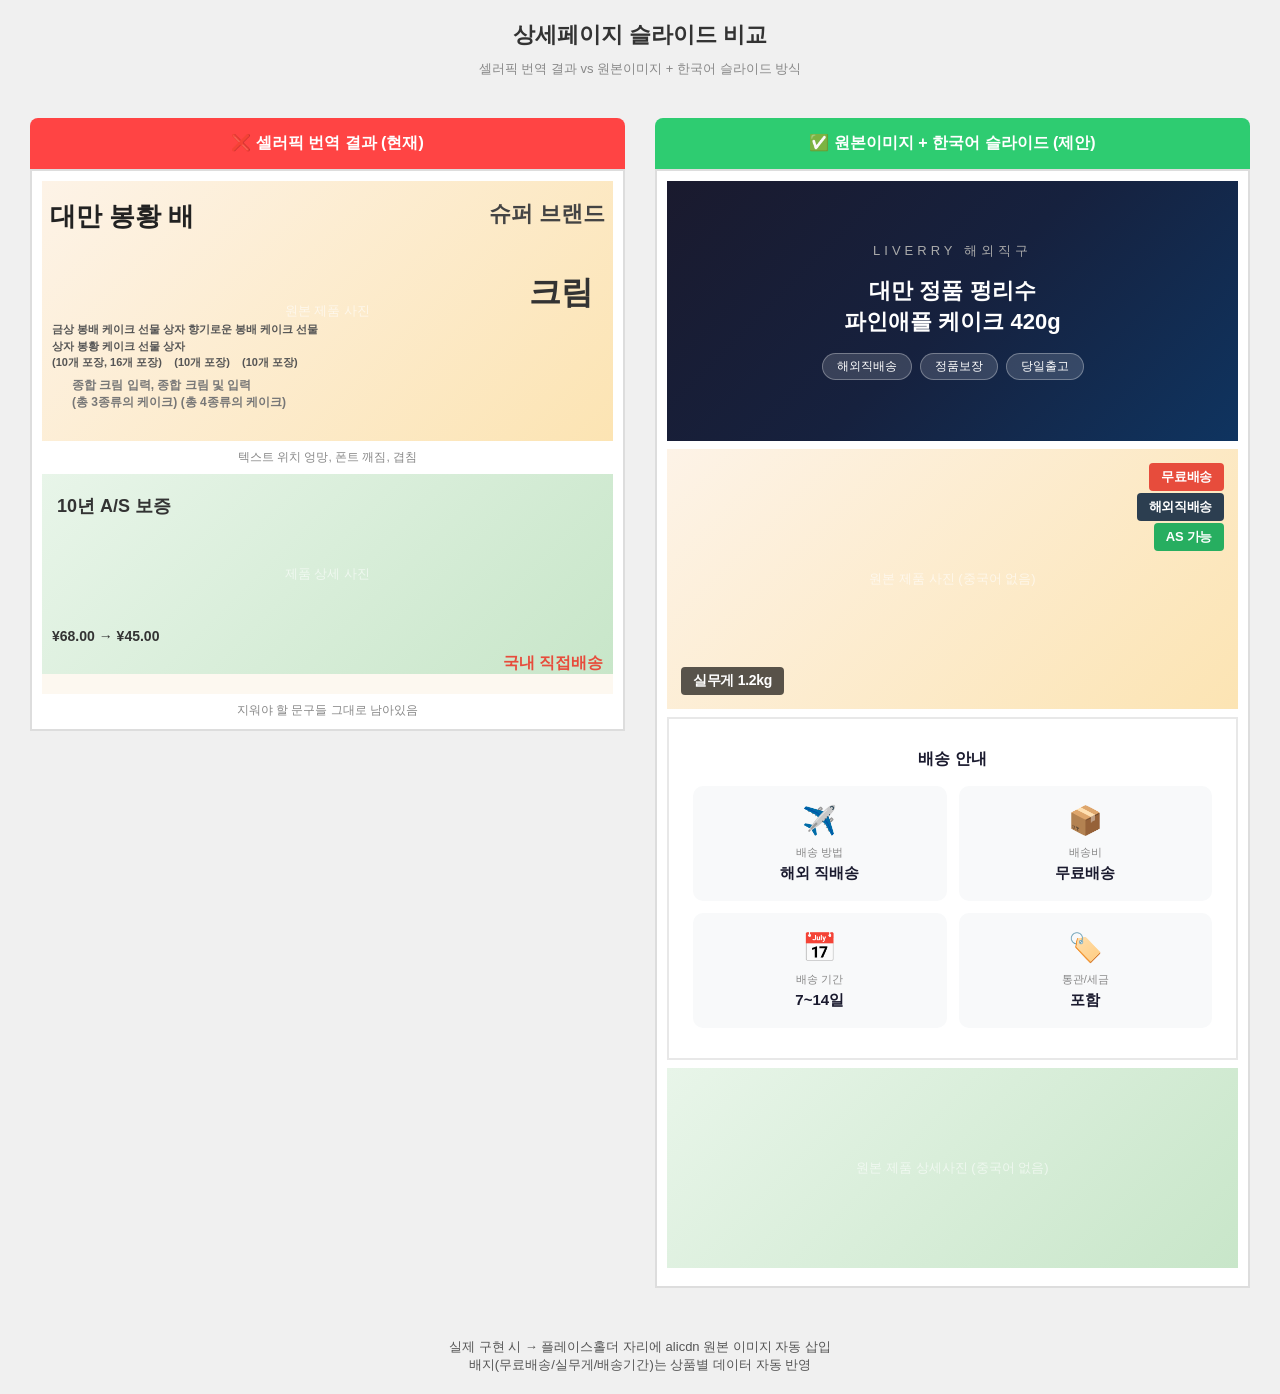
<file: 크롬확장/demo_slide.html>
<!DOCTYPE html>
<html lang="ko">
<head>
<meta charset="UTF-8">
<title>상세페이지 슬라이드 예시 비교</title>
<style>
  * { box-sizing: border-box; margin: 0; padding: 0; }
  body { font-family: 'Apple SD Gothic Neo', 'Noto Sans KR', sans-serif; background: #f0f0f0; }

  .compare-wrap { display: flex; gap: 30px; padding: 30px; max-width: 1400px; margin: 0 auto; }
  .col { flex: 1; }
  .col h2 { text-align: center; padding: 15px; border-radius: 8px 8px 0 0; font-size: 16px; }
  .col.bad h2  { background: #ff4444; color: #fff; }
  .col.good h2 { background: #2ecc71; color: #fff; }
  .slides { background: #fff; border: 2px solid #ddd; padding: 10px; }

  /* ─── BAD: 셀러픽 번역 시뮬레이션 ─── */
  .bad-slide {
    position: relative;
    width: 100%;
    background: #fdf8f0;
    margin-bottom: 8px;
    min-height: 220px;
    overflow: hidden;
  }
  .bad-slide img { width: 100%; display: block; }
  .bad-text-float {
    position: absolute;
    font-size: 28px;
    font-weight: bold;
    color: #333;
    white-space: nowrap;
  }

  /* ─── GOOD: 우리 방식 ─── */
  .good-slide {
    width: 100%;
    background: #fff;
    margin-bottom: 8px;
    position: relative;
    overflow: hidden;
  }
  .good-slide img { width: 100%; display: block; }

  /* 배지 오버레이 */
  .badge-wrap {
    position: absolute;
    top: 0; left: 0; right: 0; bottom: 0;
    pointer-events: none;
  }
  .badge {
    position: absolute;
    border-radius: 4px;
    font-size: 13px;
    font-weight: 700;
    padding: 5px 12px;
    letter-spacing: -0.3px;
  }
  .badge.free-ship  { background: #e74c3c; color: #fff; top: 14px; right: 14px; }
  .badge.direct     { background: #2c3e50; color: #fff; top: 44px; right: 14px; }
  .badge.as         { background: #27ae60; color: #fff; top: 74px; right: 14px; }
  .badge.weight     { background: rgba(0,0,0,0.65); color: #fff; bottom: 14px; left: 14px; font-size: 14px; }

  /* 슬라이드 1: 타이틀 슬라이드 */
  .title-slide {
    background: linear-gradient(135deg, #1a1a2e 0%, #16213e 50%, #0f3460 100%);
    padding: 50px 30px;
    text-align: center;
    color: #fff;
    min-height: 260px;
    display: flex;
    flex-direction: column;
    justify-content: center;
    align-items: center;
    gap: 16px;
    margin-bottom: 8px;
  }
  .title-slide .brand { font-size: 13px; letter-spacing: 4px; color: #aaa; text-transform: uppercase; }
  .title-slide .name  { font-size: 22px; font-weight: 800; line-height: 1.4; }
  .title-slide .tags  { display: flex; gap: 8px; flex-wrap: wrap; justify-content: center; }
  .title-slide .tag   { background: rgba(255,255,255,0.15); border: 1px solid rgba(255,255,255,0.3); border-radius: 20px; padding: 4px 14px; font-size: 12px; }

  /* 슬라이드: 배송 안내 */
  .shipping-slide {
    background: #fff;
    border: 2px solid #e8e8e8;
    padding: 30px 24px;
    margin-bottom: 8px;
    display: grid;
    grid-template-columns: 1fr 1fr;
    gap: 12px;
  }
  .ship-item {
    background: #f8f9fa;
    border-radius: 10px;
    padding: 18px 14px;
    text-align: center;
  }
  .ship-item .icon { font-size: 28px; margin-bottom: 8px; }
  .ship-item .label { font-size: 11px; color: #888; margin-bottom: 4px; }
  .ship-item .value { font-size: 15px; font-weight: 700; color: #1a1a2e; }

  /* 플레이스홀더 이미지 (실제론 원본 이미지) */
  .img-placeholder {
    width: 100%;
    background: linear-gradient(135deg, #667eea 0%, #764ba2 100%);
    display: flex;
    align-items: center;
    justify-content: center;
    color: rgba(255,255,255,0.6);
    font-size: 13px;
    min-height: 200px;
  }

  .note { text-align: center; font-size: 12px; color: #888; margin-top: 6px; }
  .slide-label {
    background: #333;
    color: #fff;
    font-size: 10px;
    padding: 2px 6px;
    position: absolute;
    top: 0; left: 0;
    opacity: 0.7;
  }
</style>
</head>
<body>

<div style="text-align:center;padding:20px 0 10px;font-size:22px;font-weight:800;color:#333;">
  상세페이지 슬라이드 비교
</div>
<div style="text-align:center;font-size:13px;color:#888;margin-bottom:10px;">
  셀러픽 번역 결과 vs 원본이미지 + 한국어 슬라이드 방식
</div>

<div class="compare-wrap">

  <!-- BAD: 셀러픽 번역 -->
  <div class="col bad">
    <h2>❌ 셀러픽 번역 결과 (현재)</h2>
    <div class="slides">

      <!-- 번역된 이미지 시뮬레이션 -->
      <div class="bad-slide" style="height:260px;">
        <div class="img-placeholder" style="height:260px;background:linear-gradient(135deg,#fdf3e7,#fce4b3);">
          원본 제품 사진
        </div>
        <!-- 셀러픽이 붙인 번역 텍스트들 (위치 엉망) -->
        <div class="bad-text-float" style="top:18px;left:8px;font-size:26px;color:#222;">대만 봉황 배</div>
        <div class="bad-text-float" style="top:18px;right:8px;font-size:22px;color:#444;">슈퍼 브랜드</div>
        <div class="bad-text-float" style="top:90px;right:20px;font-size:32px;color:#333;">크림</div>
        <div class="bad-text-float" style="top:140px;left:10px;font-size:11px;color:#555;white-space:normal;line-height:1.5;max-width:280px;">
          금상 봉배 케이크 선물 상자 향기로운 봉배 케이크 선물 상자 봉황 케이크 선물 상자<br>
          (10개 포장, 16개 포장) &nbsp;&nbsp; (10개 포장) &nbsp;&nbsp; (10개 포장)
        </div>
        <div class="bad-text-float" style="bottom:30px;left:30px;font-size:12px;color:#777;">
          종합 크림 입력, 종합 크림 및 입력<br>(총 3종류의 케이크) (총 4종류의 케이크)
        </div>
      </div>
      <div class="note">텍스트 위치 엉망, 폰트 깨짐, 겹침</div>

      <div class="bad-slide" style="height:180px;margin-top:8px;">
        <div class="img-placeholder" style="height:180px;background:linear-gradient(135deg,#e8f5e9,#c8e6c9);">
          제품 상세 사진
        </div>
        <div class="bad-text-float" style="top:20px;left:15px;font-size:18px;">10년 A/S 보증</div>
        <div class="bad-text-float" style="bottom:20px;right:10px;font-size:16px;color:#e74c3c;">국내 직접배송</div>
        <div class="bad-text-float" style="bottom:50px;left:10px;font-size:14px;">¥68.00 → ¥45.00</div>
      </div>
      <div class="note">지워야 할 문구들 그대로 남아있음</div>

    </div>
  </div>

  <!-- GOOD: 우리 방식 -->
  <div class="col good">
    <h2>✅ 원본이미지 + 한국어 슬라이드 (제안)</h2>
    <div class="slides">

      <!-- 슬라이드 1: 타이틀 -->
      <div class="title-slide">
        <div class="brand">Liverry 해외직구</div>
        <div class="name">대만 정품 펑리수<br>파인애플 케이크 420g</div>
        <div class="tags">
          <span class="tag">해외직배송</span>
          <span class="tag">정품보장</span>
          <span class="tag">당일출고</span>
        </div>
      </div>

      <!-- 슬라이드 2: 원본 이미지 + 배지 -->
      <div class="good-slide" style="position:relative;">
        <div class="img-placeholder" style="height:260px;background:linear-gradient(135deg,#fdf3e7,#fce4b3);">
          원본 제품 사진 (중국어 없음)
        </div>
        <div class="badge-wrap">
          <div class="badge free-ship">무료배송</div>
          <div class="badge direct">해외직배송</div>
          <div class="badge as">AS 가능</div>
          <div class="badge weight">실무게 1.2kg</div>
        </div>
      </div>

      <!-- 슬라이드 3: 배송 안내 -->
      <div class="shipping-slide">
        <div style="grid-column:1/-1;text-align:center;font-weight:800;font-size:16px;color:#1a1a2e;margin-bottom:4px;">
          배송 안내
        </div>
        <div class="ship-item">
          <div class="icon">✈️</div>
          <div class="label">배송 방법</div>
          <div class="value">해외 직배송</div>
        </div>
        <div class="ship-item">
          <div class="icon">📦</div>
          <div class="label">배송비</div>
          <div class="value">무료배송</div>
        </div>
        <div class="ship-item">
          <div class="icon">📅</div>
          <div class="label">배송 기간</div>
          <div class="value">7~14일</div>
        </div>
        <div class="ship-item">
          <div class="icon">🏷️</div>
          <div class="label">통관/세금</div>
          <div class="value">포함</div>
        </div>
      </div>

      <!-- 슬라이드 4: 원본 이미지 (깨끗) -->
      <div class="good-slide">
        <div class="img-placeholder" style="height:200px;background:linear-gradient(135deg,#e8f5e9,#c8e6c9);">
          원본 제품 상세사진 (중국어 없음)
        </div>
      </div>

    </div>
  </div>

</div>

<div style="text-align:center;padding:20px;font-size:13px;color:#555;">
  실제 구현 시 → 플레이스홀더 자리에 alicdn 원본 이미지 자동 삽입<br>
  배지(무료배송/실무게/배송기간)는 상품별 데이터 자동 반영
</div>

</body>
</html>
</file>
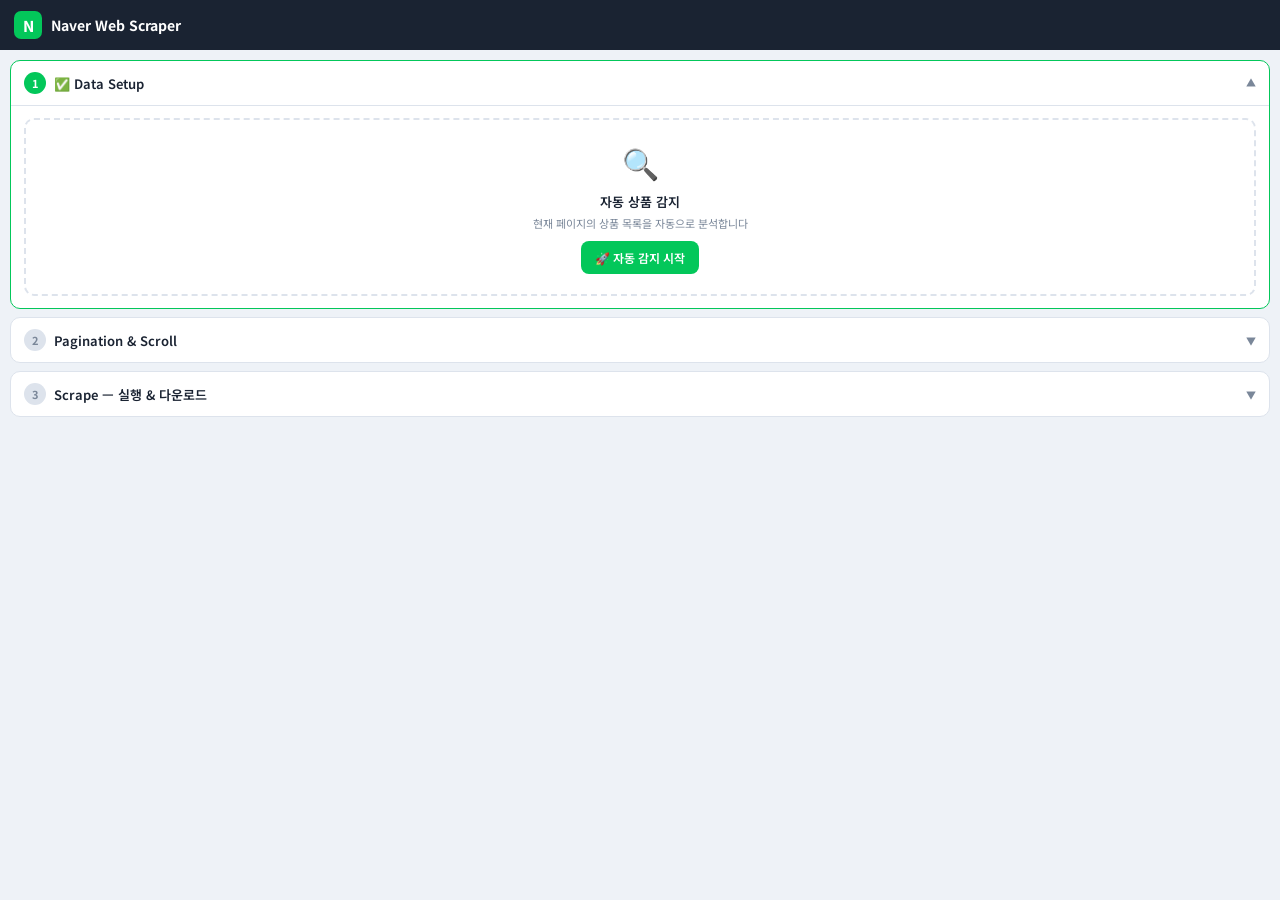
<file: 크롬확장/sidepanel.html>
<!DOCTYPE html>
<html lang="ko">
<head>
<meta charset="UTF-8">
<title>Naver Web Scraper</title>
<link href="https://fonts.googleapis.com/css2?family=Noto+Sans+KR:wght@400;500;600;700&display=swap" rel="stylesheet">
<style>
*{box-sizing:border-box;margin:0;padding:0}
:root{
  --g:#03C75A;--gd:#029e4d;--navy:#1a2332;--bg:#eef2f7;
  --card:#fff;--bdr:#dde3ec;--muted:#7a8799;
  --or:#ff6b35;--blue:#2196f3;--teal:#00bcd4;--red:#e53935;
}
html,body{height:100%;overflow:hidden}
body{font-family:'Noto Sans KR',sans-serif;background:var(--bg);color:var(--navy);font-size:13px;display:flex;flex-direction:column}

.hdr{background:var(--navy);padding:11px 14px;display:flex;align-items:center;gap:9px;flex-shrink:0}
.logo{width:28px;height:28px;background:var(--g);border-radius:7px;display:flex;align-items:center;justify-content:center;font-weight:800;color:#fff;font-size:15px}
.hdr-t{color:#fff;font-size:14px;font-weight:700}
.hdr-url{margin-left:auto;color:rgba(255,255,255,.38);font-size:10px;max-width:130px;overflow:hidden;text-overflow:ellipsis;white-space:nowrap}

.scroll{flex:1;overflow-y:auto;padding:10px 10px 20px}
.scroll::-webkit-scrollbar{width:4px}
.scroll::-webkit-scrollbar-thumb{background:#cdd4de;border-radius:2px}

/* Bot alert */
#bot-alert{display:none;background:#fff4f0;border:1.5px solid var(--or);border-radius:10px;padding:12px 14px;margin-bottom:9px}
#bot-alert.show{display:block}
.ba-h{color:var(--or);font-weight:700;margin-bottom:4px}
.ba-row{display:flex;align-items:center;gap:12px;margin-top:8px}
.ba-num{font-size:42px;font-weight:800;color:var(--or);min-width:56px;text-align:center;line-height:1}
.ba-bar-bg{flex:1;height:6px;background:#ffd5c4;border-radius:3px;overflow:hidden}
.ba-bar{height:100%;background:var(--or);border-radius:3px;width:100%;transition:width 1s linear}
.ba-sub{font-size:11px;color:#b54a1f;margin-top:4px}

/* Step cards */
.step{background:var(--card);border:1.5px solid var(--bdr);border-radius:10px;margin-bottom:8px;overflow:hidden}
.step.active{border-color:var(--g)}
.step.done{border-color:#b8e8cc}
.step-hdr{display:flex;align-items:center;gap:8px;padding:11px 13px;cursor:pointer;user-select:none}
.step-hdr:hover{background:#f8fafc}
.snum{width:22px;height:22px;border-radius:50%;display:flex;align-items:center;justify-content:center;font-size:11px;font-weight:700;background:var(--bdr);color:var(--muted);flex-shrink:0}
.step.active .snum{background:var(--g);color:#fff}
.step.done .snum{background:#b8e8cc;color:var(--gd)}
.slbl{font-weight:600;font-size:13px;flex:1}
.step.done .slbl{color:var(--gd)}
.chev{color:var(--muted);font-size:10px;transition:transform .2s}
.chev.open{transform:rotate(180deg)}
.sbody{display:none;padding:12px 13px;border-top:1px solid var(--bdr)}
.sbody.open{display:block}

/* Data table */
.rec-count{font-size:12px;font-weight:600;margin-bottom:8px}
.rec-count span{color:var(--teal)}
.tbl-wrap{border:1px solid var(--bdr);border-radius:8px;overflow:auto;max-height:220px}
.tbl-wrap::-webkit-scrollbar{height:4px;width:4px}
.tbl-wrap::-webkit-scrollbar-thumb{background:#cdd4de;border-radius:2px}
table.dt{width:100%;border-collapse:collapse;font-size:11.5px}
table.dt th{background:#f0f4f8;padding:6px 10px;text-align:left;font-weight:600;color:var(--muted);border-bottom:1px solid var(--bdr);white-space:nowrap;position:sticky;top:0;z-index:1}
table.dt th .x{cursor:pointer;color:#ccc;margin-left:4px;font-size:10px}
table.dt th .x:hover{color:var(--red)}
table.dt td{padding:5px 10px;border-bottom:1px solid #f0f2f5;max-width:120px;overflow:hidden;text-overflow:ellipsis;white-space:nowrap}
table.dt tr:hover td{background:#f9fbff}
table.dt td:first-child{color:var(--muted);font-size:10px;text-align:right;width:24px}

/* Pagination section */
.pg-box{background:#f8fafc;border:1.5px solid var(--bdr);border-radius:9px;padding:11px 13px;margin-top:10px}
.pg-box.active{border-color:var(--g);background:#f4fff9}
.pg-title{font-weight:600;font-size:12px;margin-bottom:8px;display:flex;align-items:center;gap:6px}
.pg-row{display:flex;align-items:center;gap:8px;margin-bottom:7px}
.pg-label{font-size:11px;color:var(--muted);min-width:72px}
.pg-val{font-size:12px;font-weight:600;flex:1;font-family:monospace;overflow:hidden;text-overflow:ellipsis;white-space:nowrap}
.pg-val.ok{color:var(--g)}
.pg-val.none{color:var(--muted)}

/* Progress */
.pg-progress{background:#eef2f7;border-radius:8px;padding:10px 12px;margin-top:8px}
.pg-prog-row{display:flex;justify-content:space-between;align-items:center;margin-bottom:6px}
.pg-prog-lbl{font-size:11px;color:var(--muted)}
.pg-prog-val{font-size:13px;font-weight:700;color:var(--g)}
.pg-bar-bg{height:8px;background:var(--bdr);border-radius:4px;overflow:hidden}
.pg-bar{height:100%;background:linear-gradient(90deg,var(--g),var(--teal));border-radius:4px;width:0%;transition:width .5s ease}
.pg-pages{font-size:11px;color:var(--muted);margin-top:5px;text-align:center}

/* Buttons */
.btn{border:none;border-radius:8px;font-family:inherit;font-size:12px;font-weight:600;cursor:pointer;padding:8px 14px;transition:all .15s;display:inline-flex;align-items:center;justify-content:center;gap:5px}
.btn-g{background:var(--g);color:#fff}
.btn-g:hover:not(:disabled){background:var(--gd)}
.btn-or{background:var(--or);color:#fff}
.btn-or:hover:not(:disabled){background:#e55a25}
.btn-out{background:#fff;color:var(--navy);border:1.5px solid var(--bdr)}
.btn-out:hover:not(:disabled){border-color:#aaa}
.btn-red{background:var(--red);color:#fff}
.btn-red:hover:not(:disabled){background:#c62828}
.btn-teal{background:var(--teal);color:#fff}
.btn-teal:hover:not(:disabled){background:#0097a7}
.btn-sm{padding:5px 10px;font-size:11px}
.btn-full{width:100%;justify-content:center}
.btn:disabled{opacity:.4;cursor:not-allowed}
.brow{display:flex;gap:7px;margin-top:8px}
.brow .btn{flex:1}

/* Download buttons */
.dl-row{display:flex;gap:8px;justify-content:center;margin-top:10px}
.dlb{display:flex;align-items:center;gap:5px;padding:8px 18px;border-radius:9px;font-weight:700;font-size:13px;cursor:pointer;border:none;transition:all .15s}
.dlb:hover:not(:disabled){transform:translateY(-1px)}
.dl-x{background:#1a7a3f;color:#fff}
.dl-x:hover:not(:disabled){background:#155c30}
.dl-c{background:#2b5797;color:#fff}
.dl-c:hover:not(:disabled){background:#1e3f70}
.dlb:disabled{opacity:.4;cursor:not-allowed;transform:none!important}

/* Status */
.stat{display:flex;align-items:center;gap:7px;margin-bottom:9px}
.dot{width:8px;height:8px;border-radius:50%}
.dot-no{background:#ccc}
.dot-g{background:var(--g);box-shadow:0 0 5px var(--g)}
.dot-or{background:var(--or);animation:blink .7s infinite}
.dot-bl{background:var(--blue);animation:blink .7s infinite}
.stxt{font-size:12px;font-weight:600}

.big-num{font-size:40px;font-weight:800;color:var(--g);text-align:center;line-height:1;margin:6px 0 2px}
.big-sub{text-align:center;font-size:11px;color:var(--muted);margin-bottom:10px}

.notice{border-radius:7px;padding:8px 11px;font-size:11px;margin-top:8px;line-height:1.5;white-space:pre-wrap}
.n-info{background:#e3f2fd;color:#1565c0}
.n-ok{background:#f0fff6;color:#1b8a4a}
.n-warn{background:#fff4f0;color:#b54a1f}

.srow{display:flex;align-items:center;gap:8px;margin-top:6px}
.srow input[type=range]{flex:1;accent-color:var(--g)}
.sval{font-weight:700;color:var(--g);min-width:38px;text-align:right;font-size:13px}

.spinner{display:inline-block;width:13px;height:13px;border:2px solid rgba(255,255,255,.4);border-top-color:#fff;border-radius:50%;animation:spin .6s linear infinite;flex-shrink:0}
.spinner-g{border-color:rgba(3,199,90,.3);border-top-color:var(--g)}

.detect-area{border:2px dashed var(--bdr);border-radius:10px;padding:20px;text-align:center}
.detect-area .ico{font-size:30px;margin-bottom:8px}

.chips{display:flex;flex-wrap:wrap;gap:5px;margin:8px 0}
.chip{display:inline-flex;align-items:center;gap:4px;background:#f0f4f8;border:1px solid var(--bdr);border-radius:20px;padding:3px 10px;font-size:11px;font-weight:600}
.chip .cx{cursor:pointer;color:#bbb;font-size:12px}
.chip .cx:hover{color:var(--red)}

.num-inp{width:64px;padding:5px 8px;border:1.5px solid var(--bdr);border-radius:7px;font-family:inherit;font-size:12px;font-weight:600;text-align:center;outline:none}
.num-inp:focus{border-color:var(--g)}

.mt8{margin-top:8px}.mt4{margin-top:4px}.muted{color:var(--muted);font-size:11px}

/* ── Sellerpick 모드 ── */
#sp-panel{display:none}
.sp-mode-badge{background:linear-gradient(135deg,#1a1a2e,#0f3460);color:#fff;border-radius:8px;padding:8px 12px;font-size:12px;font-weight:700;margin-bottom:8px;display:flex;align-items:center;gap:6px}
.sp-img-grid{display:grid;grid-template-columns:repeat(3,1fr);gap:4px;margin:8px 0;max-height:160px;overflow-y:auto;border:1px solid var(--bdr);border-radius:8px;padding:6px}
.sp-img-grid img{width:100%;aspect-ratio:1;object-fit:cover;border-radius:4px;cursor:pointer;border:2px solid transparent;transition:border-color .15s}
.sp-img-grid img.selected{border-color:var(--g)}
.sp-img-grid img.excluded{opacity:0.3}
.sp-opt-row{display:flex;align-items:center;gap:6px;padding:5px 0;border-bottom:1px solid #f0f2f5}
.sp-opt-row:last-child{border-bottom:none}
.sp-opt-name{flex:1;font-size:11px;overflow:hidden;text-overflow:ellipsis;white-space:nowrap;color:var(--navy)}
.sp-w-inp{width:58px;padding:4px 6px;border:1.5px solid var(--bdr);border-radius:6px;font-family:inherit;font-size:12px;text-align:center;outline:none}
.sp-w-inp:focus{border-color:var(--g)}
/* Live table */
.live-section{margin-top:10px}
.live-title{font-size:11px;font-weight:600;color:var(--muted);margin-bottom:5px;display:flex;align-items:center;gap:5px}
.live-dot{width:6px;height:6px;border-radius:50%;background:var(--g);animation:blink .7s infinite}
.live-wrap{border:1px solid var(--bdr);border-radius:8px;overflow:auto;max-height:180px}
.live-wrap::-webkit-scrollbar{height:4px;width:4px}
.live-wrap::-webkit-scrollbar-thumb{background:#cdd4de;border-radius:2px}
table.lt{width:100%;border-collapse:collapse;font-size:11px}
table.lt th{background:#f0f4f8;padding:5px 8px;text-align:left;font-weight:600;color:var(--muted);border-bottom:1px solid var(--bdr);white-space:nowrap;position:sticky;top:0}
table.lt td{padding:4px 8px;border-bottom:1px solid #f0f2f5;max-width:100px;overflow:hidden;text-overflow:ellipsis;white-space:nowrap}
table.lt tr:hover td{background:#f9fbff}
.pg-cell{color:var(--teal)!important;font-weight:700;text-align:center;width:36px}

@keyframes spin{to{transform:rotate(360deg)}}
@keyframes blink{0%,100%{opacity:1}50%{opacity:.3}}
</style>
</head>
<body>

<div class="hdr">
  <div class="logo">N</div>
  <div class="hdr-t">Naver Web Scraper</div>
  <div class="hdr-url" id="hdr-url"></div>
</div>

<div class="scroll">

  <!-- Bot alert -->
  <div id="bot-alert">
    <div class="ba-h">⚠️ 봇 감지 — 자동 대기 중</div>
    <div class="muted">타이머 종료 후 자동으로 재시작합니다.</div>
    <div class="ba-row">
      <div class="ba-num" id="ba-num">60</div>
      <div style="flex:1">
        <div class="ba-bar-bg"><div class="ba-bar" id="ba-bar"></div></div>
        <div class="ba-sub">초 후 자동 재시작</div>
      </div>
    </div>
  </div>

  <!-- ── STEP 1: Data Setup ── -->
  <div class="step active" id="step1">
    <div class="step-hdr"><div class="snum">1</div><div class="slbl">✅ Data Setup</div><div class="chev open">▼</div></div>
    <div class="sbody open">

      <div class="detect-area" id="detect-area">
        <div class="ico">🔍</div>
        <div style="font-weight:600;margin-bottom:4px">자동 상품 감지</div>
        <div class="muted">현재 페이지의 상품 목록을 자동으로 분석합니다</div>
        <button class="btn btn-g mt8" id="btn-detect" style="margin:10px auto 0;display:flex">
          <span class="spinner" id="spin-detect" style="display:none"></span>
          🚀 자동 감지 시작
        </button>
      </div>

      <div id="detect-result" style="display:none">
        <div class="rec-count">Showing <span id="rec-cnt">0</span> records</div>
        <div class="tbl-wrap"><table class="dt"><thead><tr id="tbl-head"></tr></thead><tbody id="tbl-body"></tbody></table></div>
        <div class="chips" id="chips"></div>
        <div class="brow">
          <button class="btn btn-out btn-sm" id="btn-regen">🔄 Re-generate</button>
          <button class="btn btn-teal btn-sm" id="btn-to-step2">Continue →</button>
        </div>
        <div class="dl-row">
          <button class="dlb dl-x" id="btn-dl-x1">⬇ .XLSX</button>
          <button class="dlb dl-c" id="btn-dl-c1">⬇ .CSV</button>
        </div>
      </div>
    </div>
  </div>

  <!-- ── STEP 2: Pagination ── -->
  <div class="step" id="step2">
    <div class="step-hdr"><div class="snum">2</div><div class="slbl">Pagination &amp; Scroll</div><div class="chev">▼</div></div>
    <div class="sbody">

      <!-- Next button detection -->
      <div class="pg-box" id="pg-box">
        <div class="pg-title">📄 다음 페이지 버튼</div>
        <div class="pg-row">
          <span class="pg-label">감지 상태</span>
          <span class="pg-val none" id="pg-sel-txt">미감지</span>
        </div>
        <div class="brow">
          <button class="btn btn-g btn-sm" id="btn-auto-next">🔍 자동 감지</button>
          <button class="btn btn-or btn-sm" id="btn-pick-next">🖱 직접 선택</button>
        </div>
      </div>

      <!-- Page count -->
      <div class="pg-row mt8">
        <span class="pg-label">수집 페이지 수</span>
        <input type="number" class="num-inp" id="pg-count" value="5" min="1" max="100">
        <span class="muted">페이지</span>
      </div>

      <!-- Bot wait -->
      <div style="font-weight:600;font-size:12px;margin-top:12px">⏱ 봇 감지 대기 시간</div>
      <div class="srow mt4">
        <input type="range" id="wait-slider" min="10" max="300" value="60" step="5">
        <span class="sval" id="wait-lbl">60초</span>
      </div>
      <div class="muted mt4">봇 감지 시 이 시간만큼 대기 후 자동 재시작</div>
      <div class="notice n-info mt8">💡 네이버는 30~60초 대기하면 봇 감지가 보통 해제됩니다.</div>

      <button class="btn btn-g btn-full mt8" id="btn-to-step3">다음: 스크래핑 시작 →</button>
    </div>
  </div>

  <!-- ── STEP 3: Scrape ── -->
  <div class="step" id="step3">
    <div class="step-hdr"><div class="snum">3</div><div class="slbl">Scrape — 실행 &amp; 다운로드</div><div class="chev">▼</div></div>
    <div class="sbody">

      <div class="stat"><span class="dot dot-no" id="sdot"></span><span class="stxt" id="stxt">대기 중</span></div>

      <!-- Pagination progress -->
      <div class="pg-progress" id="pg-progress" style="display:none">
        <div class="pg-prog-row">
          <span class="pg-prog-lbl">수집 진행</span>
          <span class="pg-prog-val" id="prog-val">0건</span>
        </div>
        <div class="pg-bar-bg"><div class="pg-bar" id="prog-bar"></div></div>
        <div class="pg-pages" id="prog-pages">페이지 0 / 0</div>
      </div>

      <div class="big-num" id="big-num">0</div>
      <div class="big-sub">건 수집됨</div>

      <!-- Action buttons -->
      <div class="brow">
        <button class="btn btn-g" id="btn-scrape-once">📄 현재 페이지만</button>
        <button class="btn btn-teal" id="btn-scrape-pages">▶ 연속 수집</button>
      </div>
      <button class="btn btn-red btn-full mt8" id="btn-stop" style="display:none">⏹ 중지</button>
      <button class="btn btn-out btn-full mt8" id="btn-reset" style="font-size:11px">🔄 초기화</button>

      <!-- 실시간 수집 목록 -->
      <div class="live-section" id="live-wrap" style="display:none">
        <div class="live-title"><span class="live-dot"></span> 실시간 수집 목록 (최근 15건)</div>
        <div class="live-wrap">
          <table class="lt"><thead><tr id="live-head"></tr></thead><tbody id="live-body"></tbody></table>
        </div>
      </div>

      <div class="dl-row mt8">
        <button class="dlb dl-x" id="btn-dl-x" disabled>⬇ .XLSX</button>
        <button class="dlb dl-c" id="btn-dl-c" disabled>⬇ .CSV</button>
      </div>

      <div id="s-notice" class="notice" style="display:none"></div>
    </div>
  </div>

  <!-- ── SELLERPICK 패널 ── -->
  <div id="sp-panel">
    <div class="sp-mode-badge">🛒 셀러픽 무게 자동조회 <span style="margin-left:auto;font-size:10px;opacity:.6">Liverry</span></div>
    <div class="step active" id="sp-step2">
      <div class="step-hdr"><div class="snum" style="font-size:15px;">⚖</div><div class="slbl">무게 자동 조회</div><div class="chev open">▼</div></div>
      <div class="sbody open">
        <div class="muted" style="margin-bottom:10px;">원본 링크(타오바오/티몰)에서 실무게·치수 자동 파싱 후 입력합니다.</div>
        <button class="btn btn-g btn-full" id="sp-btn-weight-auto">🔍 무게 자동 조회</button>
        <div id="sp-weight-result" style="display:none;margin-top:10px;background:#f8fafc;border-radius:8px;padding:10px;">
          <div style="display:grid;grid-template-columns:1fr 1fr;gap:8px;font-size:12px;">
            <div><span class="muted">실무게</span><br><strong id="sp-w-actual">-</strong></div>
            <div><span class="muted">부피무게</span><br><strong id="sp-w-vol">-</strong></div>
            <div><span class="muted">치수 (cm)</span><br><strong id="sp-w-dims">-</strong></div>
            <div><span class="muted">적용무게 ✓</span><br><strong id="sp-w-billing" style="color:var(--g);font-size:15px;">-</strong></div>
          </div>
          <!-- 옵션별 무게 테이블 (옵션 2개 이상일 때만 표시) -->
          <div id="sp-opt-list" style="display:none;margin-top:10px;">
            <div style="font-size:11px;font-weight:600;color:var(--muted);margin-bottom:5px;">📦 옵션별 무게</div>
            <div style="border:1px solid var(--bdr);border-radius:7px;overflow:auto;max-height:180px;">
              <table class="dt"><thead><tr><th>옵션</th><th>실무게</th><th>부피무게</th><th style="color:var(--g)">적용무게</th></tr></thead><tbody id="sp-opt-tbody"></tbody></table>
            </div>
          </div>
        </div>
        <div id="sp-weight-notice" class="notice" style="display:none;margin-top:8px;"></div>
      </div>
    </div>
  </div>

</div><!-- end .scroll -->

<script src="xlsx.min.js"></script>
<script src="sidepanel.js"></script>
</body>
</html>
</file>
